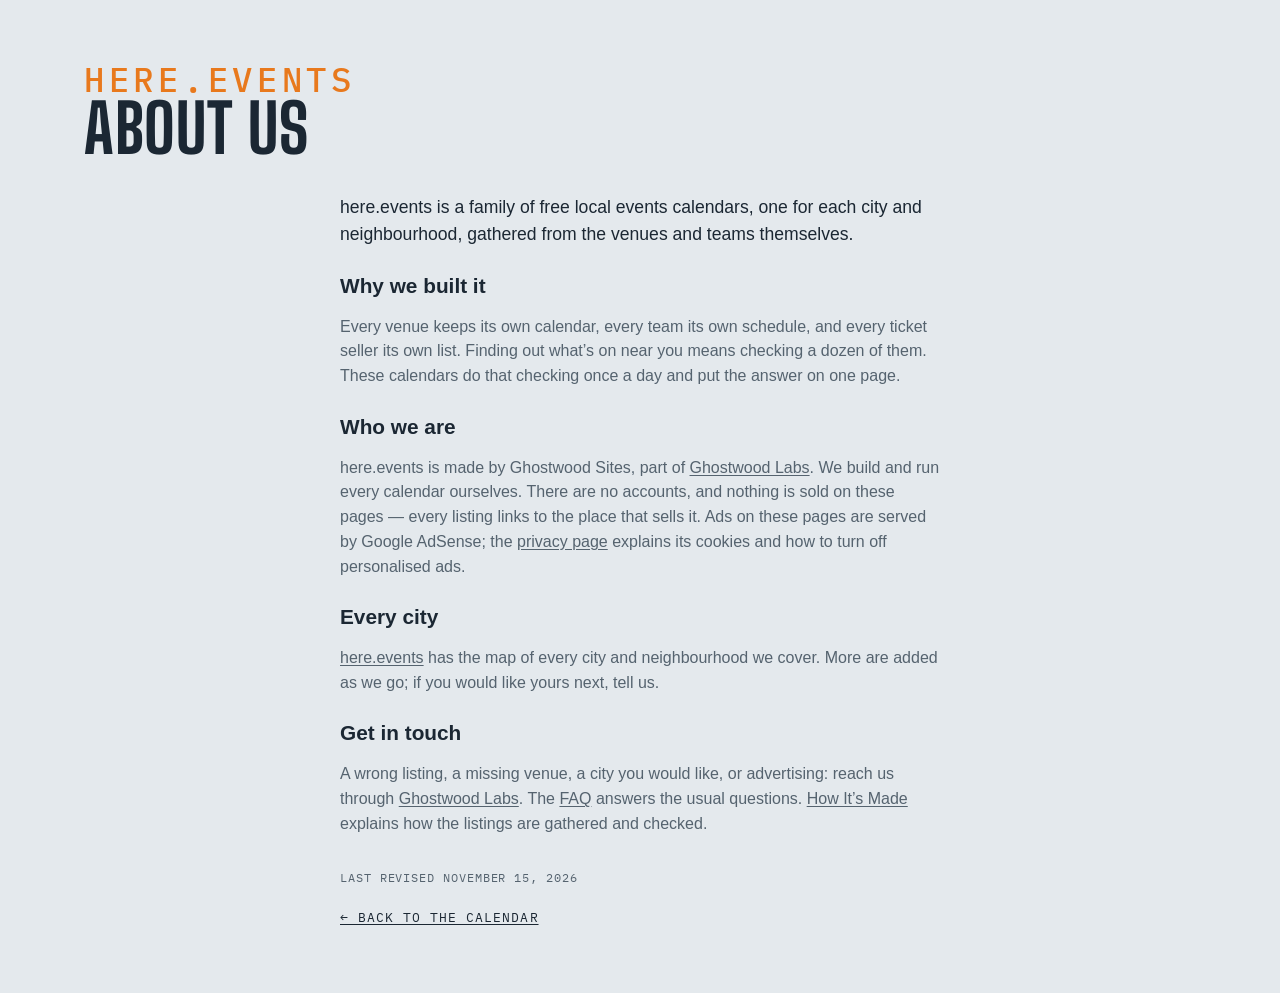
<file: site/about.html>
<!DOCTYPE html>
<html lang="en">
<head>
<meta charset="utf-8">
<meta name="viewport" content="width=device-width, initial-scale=1, viewport-fit=cover">
<meta name="theme-color" media="(prefers-color-scheme: light)" content="#edf1f4">
<meta name="theme-color" media="(prefers-color-scheme: dark)" content="#141a20">
<script>
  try {
    var t = localStorage.getItem('lqa-theme');
    var PHONE = '(max-width: 640px), (pointer: coarse) and (max-height: 500px)';
    if ((t === 'light' || t === 'dark') && !matchMedia(PHONE).matches) document.documentElement.dataset.theme = t;
  } catch (e) { /* no storage — system it is */ }
</script>
<title>About Us — here.events</title>
<meta name="description" content="About here.events: free local events calendars for each city and neighbourhood, gathered from the venues and teams themselves.">
<link rel="canonical" href="https://seattle.here.events/about.html">
<link rel="icon" href="favicon.svg" type="image/svg+xml">
<link rel="preconnect" href="https://fonts.googleapis.com">
<link rel="preconnect" href="https://fonts.gstatic.com" crossorigin>
<link href="https://fonts.googleapis.com/css2?family=Big+Shoulders:opsz,wght@10..72,500;10..72,700&family=IBM+Plex+Mono:wght@400;500&display=swap" rel="stylesheet">
<link rel="stylesheet" href="styles.css?v=__V__">
<script src="city.js?v=__V__"></script>
</head>
<body>

<!-- the Ghostwood Labs mark, drawn once; the masthead and the footer <use> it -->
<svg width="0" height="0" style="position:absolute" aria-hidden="true">
  <symbol id="gw-mark" viewBox="0 0 576 576">
    <g fill="none" stroke="currentColor" stroke-width="24" stroke-linecap="round" stroke-linejoin="round">
      <path d="M300.19 51.03A26 26 0 0 1 275.81 51.03L235.63 29.71A26 26 0 0 0 210.57 30.08L103.63 91.02A26 26 0 0 0 90.5 113.61L90.5 161.4A26 26 0 0 1 77.38 183.98L39.62 205.52A26 26 0 0 0 26.5 228.1L26.5 347.9A26 26 0 0 0 39.62 370.48L77.38 392.02A26 26 0 0 1 90.5 414.6L90.5 462.39A26 26 0 0 0 103.63 484.98L210.57 545.92A26 26 0 0 0 235.63 546.29L275.81 524.97A26 26 0 0 1 300.19 524.97L340.37 546.29A26 26 0 0 0 365.43 545.92L472.37 484.98A26 26 0 0 0 485.5 462.39L485.5 414.6A26 26 0 0 1 498.62 392.02L536.38 370.48A26 26 0 0 0 549.5 347.9L549.5 228.1A26 26 0 0 0 536.38 205.52L498.62 183.98A26 26 0 0 1 485.5 161.4L485.5 113.61A26 26 0 0 0 472.37 91.02L365.43 30.08A26 26 0 0 0 340.37 29.71L300.19 51.03Z"/>
      <path d="M288 57.5L288 177.5"/>
      <path d="M288 518.5L288 403.5"/>
      <path d="M90.5 176.5L144.63 204.58A26 26 0 0 0 169.19 204.26L209.58 181.92A26 26 0 0 0 223 159.17L223 101.5L158.5 137.5"/>
      <path d="M485.5 176.5L431.37 204.58A26 26 0 0 1 406.81 204.26L366.42 181.92A26 26 0 0 1 353 159.17L353 101.5L417.5 137.5"/>
      <path d="M157 211L157 287.5"/>
      <path d="M419 211L419 287.5"/>
      <path d="M90.5 399.5L144.63 371.42A26 26 0 0 1 169.19 371.74L209.58 394.08A26 26 0 0 1 223 416.83L223 474.5L158.5 438.5"/>
      <path d="M485.5 399.5L431.37 371.42A26 26 0 0 0 406.81 371.74L366.42 394.08A26 26 0 0 0 353 416.83L353 474.5L417.5 438.5"/>
      <path d="M26.5 288L92 325.5L92 250.5"/>
      <path d="M549.5 288L484 325.5L484 250.5"/>
    </g>
  </symbol>
</svg>

<!-- About us (Steve, 2026-10-29: "Create an about us section just to the left of FAQ, make it work
     the same"): one shared page for every city, word for word, like the FAQ. Styled by .ad-page. -->
<header class="masthead">
  <div class="masthead-text">
    <p class="eyebrow">here.events</p>
    <h1>About Us</h1>
  </div>
</header>
<main class="ad-page about-page">
  <p class="ad-lead">here.events is a family of free local events calendars, one for each city and neighbourhood, gathered from the venues and teams themselves.</p>

  <h2>Why we built it</h2>
  <p>Every venue keeps its own calendar, every team its own schedule, and every ticket seller its own list. Finding out what’s on near you means checking a dozen of them. These calendars do that checking once a day and put the answer on one page.</p>

  <h2>Who we are</h2>
  <p>here.events is made by Ghostwood Sites, part of <a href="https://ghostwoodlabs.com/" rel="noopener">Ghostwood Labs</a>. We build and run every calendar ourselves. There are no accounts, and nothing is sold on these pages — every listing links to the place that sells it. Ads on these pages are served by Google AdSense; the <a href="https://here.events/privacy/">privacy page</a> explains its cookies and how to turn off personalised ads.</p>

  <h2>Every city</h2>
  <p><a href="https://here.events/">here.events</a> has the map of every city and neighbourhood we cover. More are added as we go; if you would like yours next, tell us.</p>

  <h2>Get in touch</h2>
  <p>A wrong listing, a missing venue, a city you would like, or advertising: reach us through <a href="https://ghostwoodlabs.com/" rel="noopener">Ghostwood Labs</a>. The <a href="faq.html">FAQ</a> answers the usual questions. <a href="how.html">How It’s Made</a> explains how the listings are gathered and checked.</p>

  <p class="ad-revised">Last revised <time datetime="2026-11-15">November 15, 2026</time></p>
  <a class="ad-back" href="./">← Back to the calendar</a>
</main>
</body>
</html>
</file>
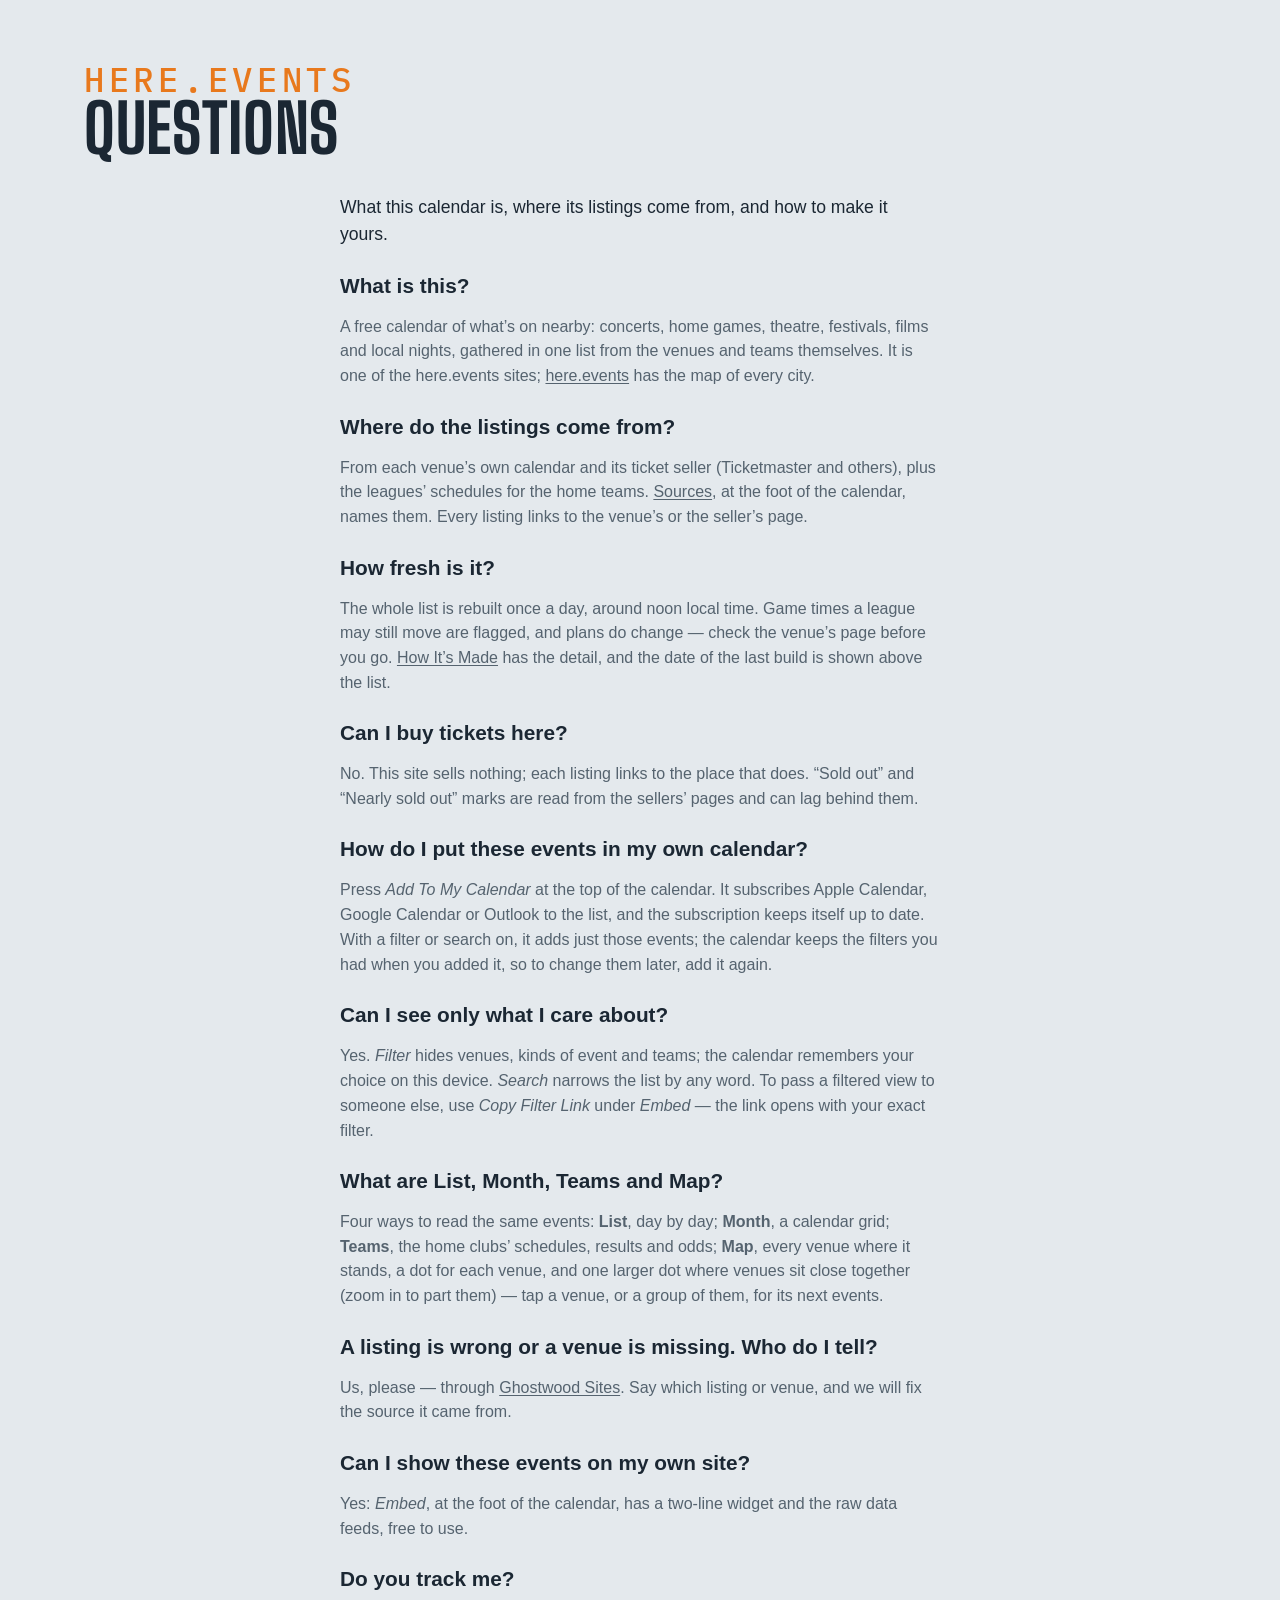
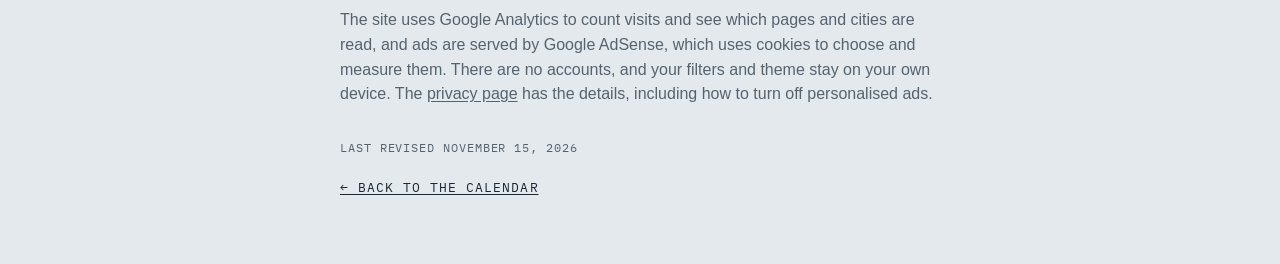
<file: site/faq.html>
<!DOCTYPE html>
<html lang="en">
<head>
<meta charset="utf-8">
<meta name="viewport" content="width=device-width, initial-scale=1, viewport-fit=cover">
<meta name="theme-color" media="(prefers-color-scheme: light)" content="#edf1f4">
<meta name="theme-color" media="(prefers-color-scheme: dark)" content="#141a20">
<script>
  try {
    var t = localStorage.getItem('lqa-theme');
    var PHONE = '(max-width: 640px), (pointer: coarse) and (max-height: 500px)';
    if ((t === 'light' || t === 'dark') && !matchMedia(PHONE).matches) document.documentElement.dataset.theme = t;
  } catch (e) { /* no storage — system it is */ }
</script>
<title>Questions — here.events</title>
<meta name="description" content="Questions about this events calendar: where the listings come from, how fresh they are, and how to put them in your own calendar.">
<link rel="canonical" href="https://seattle.here.events/faq.html">
<link rel="icon" href="favicon.svg" type="image/svg+xml">
<link rel="preconnect" href="https://fonts.googleapis.com">
<link rel="preconnect" href="https://fonts.gstatic.com" crossorigin>
<link href="https://fonts.googleapis.com/css2?family=Big+Shoulders:opsz,wght@10..72,500;10..72,700&family=IBM+Plex+Mono:wght@400;500&display=swap" rel="stylesheet">
<link rel="stylesheet" href="styles.css?v=__V__">
<script src="city.js?v=__V__"></script>
</head>
<body>

<!-- the Ghostwood Labs mark, drawn once; the masthead and the footer <use> it -->
<svg width="0" height="0" style="position:absolute" aria-hidden="true">
  <symbol id="gw-mark" viewBox="0 0 576 576">
    <g fill="none" stroke="currentColor" stroke-width="24" stroke-linecap="round" stroke-linejoin="round">
      <path d="M300.19 51.03A26 26 0 0 1 275.81 51.03L235.63 29.71A26 26 0 0 0 210.57 30.08L103.63 91.02A26 26 0 0 0 90.5 113.61L90.5 161.4A26 26 0 0 1 77.38 183.98L39.62 205.52A26 26 0 0 0 26.5 228.1L26.5 347.9A26 26 0 0 0 39.62 370.48L77.38 392.02A26 26 0 0 1 90.5 414.6L90.5 462.39A26 26 0 0 0 103.63 484.98L210.57 545.92A26 26 0 0 0 235.63 546.29L275.81 524.97A26 26 0 0 1 300.19 524.97L340.37 546.29A26 26 0 0 0 365.43 545.92L472.37 484.98A26 26 0 0 0 485.5 462.39L485.5 414.6A26 26 0 0 1 498.62 392.02L536.38 370.48A26 26 0 0 0 549.5 347.9L549.5 228.1A26 26 0 0 0 536.38 205.52L498.62 183.98A26 26 0 0 1 485.5 161.4L485.5 113.61A26 26 0 0 0 472.37 91.02L365.43 30.08A26 26 0 0 0 340.37 29.71L300.19 51.03Z"/>
      <path d="M288 57.5L288 177.5"/>
      <path d="M288 518.5L288 403.5"/>
      <path d="M90.5 176.5L144.63 204.58A26 26 0 0 0 169.19 204.26L209.58 181.92A26 26 0 0 0 223 159.17L223 101.5L158.5 137.5"/>
      <path d="M485.5 176.5L431.37 204.58A26 26 0 0 1 406.81 204.26L366.42 181.92A26 26 0 0 1 353 159.17L353 101.5L417.5 137.5"/>
      <path d="M157 211L157 287.5"/>
      <path d="M419 211L419 287.5"/>
      <path d="M90.5 399.5L144.63 371.42A26 26 0 0 1 169.19 371.74L209.58 394.08A26 26 0 0 1 223 416.83L223 474.5L158.5 438.5"/>
      <path d="M485.5 399.5L431.37 371.42A26 26 0 0 0 406.81 371.74L366.42 394.08A26 26 0 0 0 353 416.83L353 474.5L417.5 438.5"/>
      <path d="M26.5 288L92 325.5L92 250.5"/>
      <path d="M549.5 288L484 325.5L484 250.5"/>
    </g>
  </symbol>
</svg>

<!-- The FAQ (Steve, 2026-10-28, queued "creating a FAQ page"): one shared page for
     every city, word for word, "here.events" over the heading on every site (Steve,
     2026-10-29: "FAQ doesn't need the city/neighboorhood"). Styled by .ad-page in styles.css, like Advertise. -->
<header class="masthead">
  <div class="masthead-text">
    <p class="eyebrow">here.events</p>
    <h1>Questions</h1>
  </div>
</header>
<main class="ad-page faq-page">
  <p class="ad-lead">What this calendar is, where its listings come from, and how to make it yours.</p>

  <h2>What is this?</h2>
  <p>A free calendar of what’s on nearby: concerts, home games, theatre, festivals, films and local nights, gathered in one list from the venues and teams themselves. It is one of the here.events sites; <a href="https://here.events/">here.events</a> has the map of every city.</p>

  <h2>Where do the listings come from?</h2>
  <p>From each venue’s own calendar and its ticket seller (Ticketmaster and others), plus the leagues’ schedules for the home teams. <a href="sources.html">Sources</a>, at the foot of the calendar, names them. Every listing links to the venue’s or the seller’s page.</p>

  <h2>How fresh is it?</h2>
  <p>The whole list is rebuilt once a day, around noon local time. Game times a league may still move are flagged, and plans do change — check the venue’s page before you go. <a href="how.html">How It’s Made</a> has the detail, and the date of the last build is shown above the list.</p>

  <h2>Can I buy tickets here?</h2>
  <p>No. This site sells nothing; each listing links to the place that does. “Sold out” and “Nearly sold out” marks are read from the sellers’ pages and can lag behind them.</p>

  <h2>How do I put these events in my own calendar?</h2>
  <p>Press <em>Add To My Calendar</em> at the top of the calendar. It subscribes Apple Calendar, Google Calendar or Outlook to the list, and the subscription keeps itself up to date. With a filter or search on, it adds just those events; the calendar keeps the filters you had when you added it, so to change them later, add it again.</p>

  <h2>Can I see only what I care about?</h2>
  <p>Yes. <em>Filter</em> hides venues, kinds of event and teams; the calendar remembers your choice on this device. <em>Search</em> narrows the list by any word. To pass a filtered view to someone else, use <em>Copy Filter Link</em> under <em>Embed</em> — the link opens with your exact filter.</p>

  <h2>What are List, Month, Teams and Map?</h2>
  <p>Four ways to read the same events: <strong>List</strong>, day by day; <strong>Month</strong>, a calendar grid; <strong>Teams</strong>, the home clubs’ schedules, results and odds; <strong>Map</strong>, every venue where it stands, a dot for each venue, and one larger dot where venues sit close together (zoom in to part them) — tap a venue, or a group of them, for its next events.</p>

  <h2>A listing is wrong or a venue is missing. Who do I tell?</h2>
  <p>Us, please — through <a href="https://ghostwoodlabs.com/" rel="noopener">Ghostwood Sites</a>. Say which listing or venue, and we will fix the source it came from.</p>

  <h2>Can I show these events on my own site?</h2>
  <p>Yes: <em>Embed</em>, at the foot of the calendar, has a two-line widget and the raw data feeds, free to use.</p>

  <h2>Do you track me?</h2>
  <p>The site uses Google Analytics to count visits and see which pages and cities are read, and ads are served by Google AdSense, which uses cookies to choose and measure them. There are no accounts, and your filters and theme stay on your own device. The <a href="https://here.events/privacy/">privacy page</a> has the details, including how to turn off personalised ads.</p>

  <p class="ad-revised">Last revised <time datetime="2026-11-15">November 15, 2026</time></p>
  <a class="ad-back" href="./">← Back to the calendar</a>
</main>
</body>
</html>
</file>
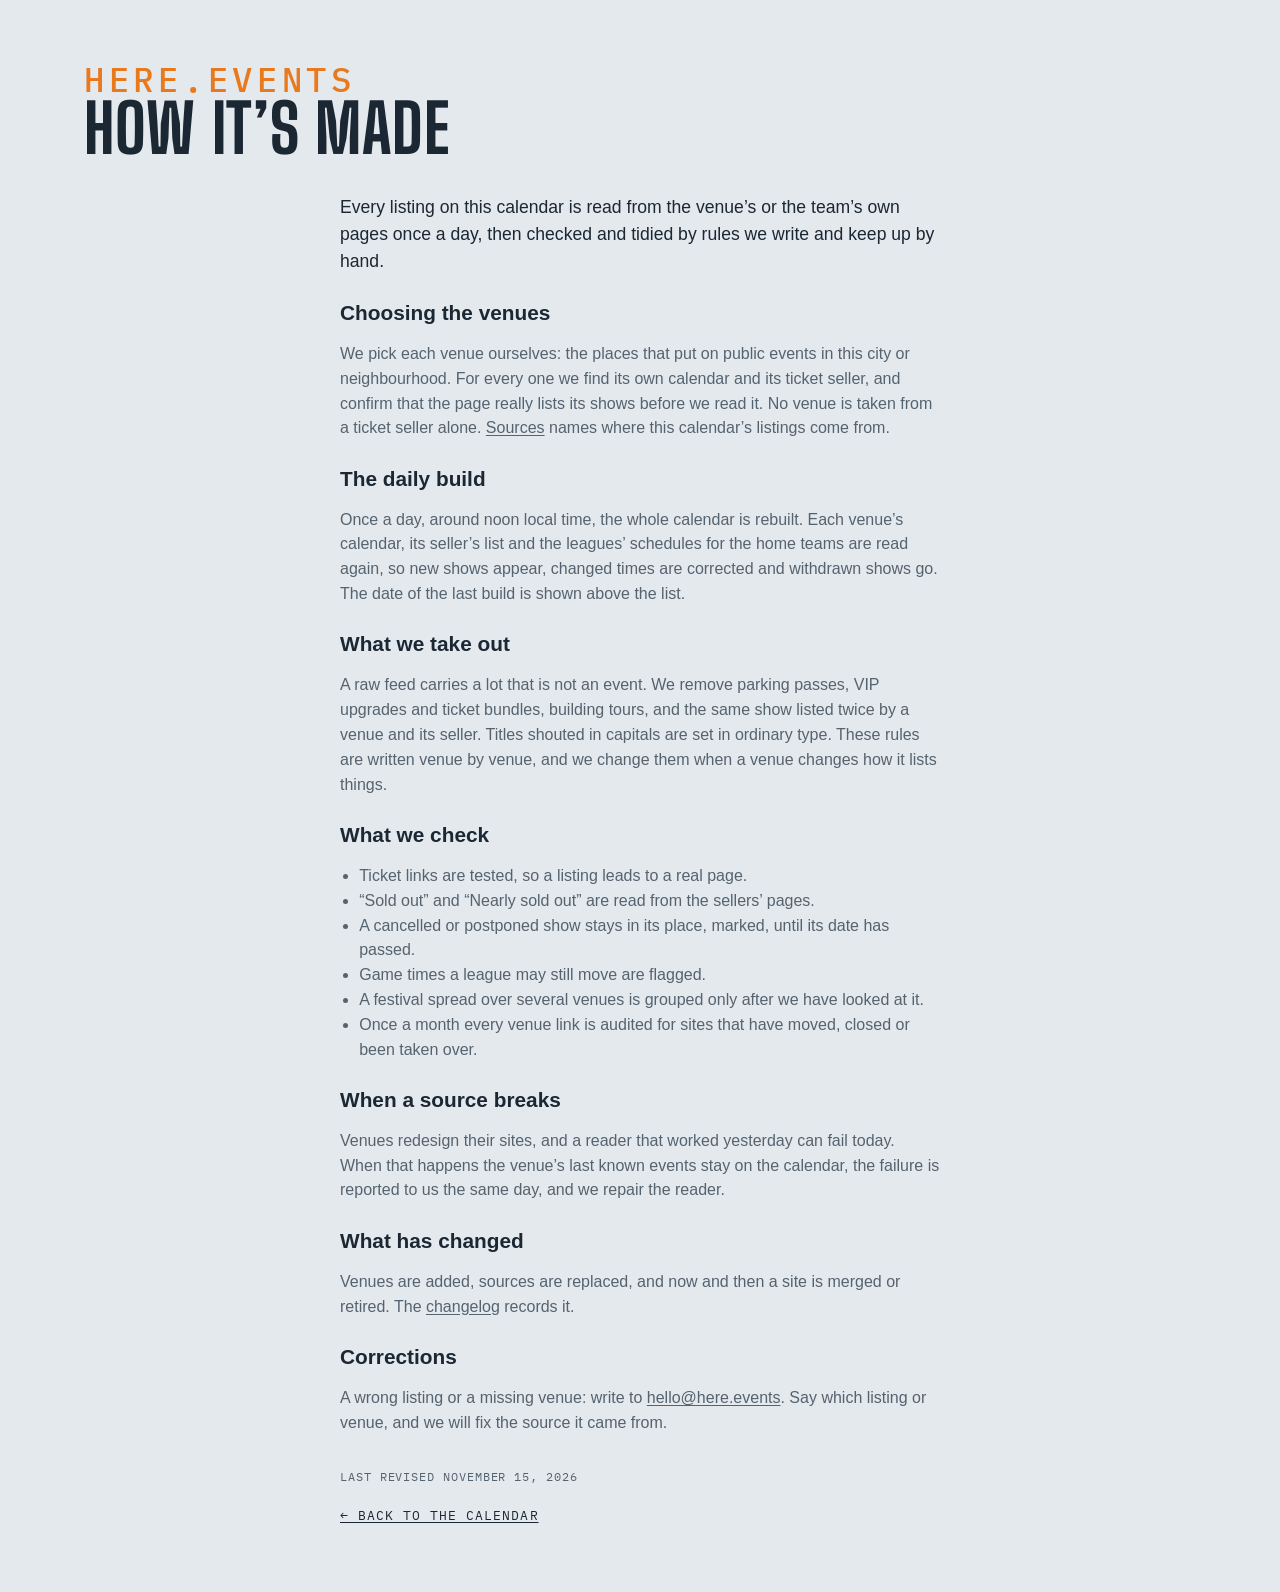
<file: site/how.html>
<!DOCTYPE html>
<html lang="en">
<head>
<meta charset="utf-8">
<meta name="viewport" content="width=device-width, initial-scale=1, viewport-fit=cover">
<meta name="theme-color" media="(prefers-color-scheme: light)" content="#edf1f4">
<meta name="theme-color" media="(prefers-color-scheme: dark)" content="#141a20">
<script>
  try {
    var t = localStorage.getItem('lqa-theme');
    var PHONE = '(max-width: 640px), (pointer: coarse) and (max-height: 500px)';
    if ((t === 'light' || t === 'dark') && !matchMedia(PHONE).matches) document.documentElement.dataset.theme = t;
  } catch (e) {}
</script>
<title>How This Calendar Is Made — here.events</title>
<meta name="description" content="How the here.events calendars are made: which venues are chosen, what is read each day, what is taken out by hand, and what is checked before a listing is published.">
<link rel="canonical" href="https://seattle.here.events/how.html">
<link rel="icon" href="favicon.svg" type="image/svg+xml">
<link rel="preconnect" href="https://fonts.googleapis.com">
<link rel="preconnect" href="https://fonts.gstatic.com" crossorigin>
<link href="https://fonts.googleapis.com/css2?family=Big+Shoulders:opsz,wght@10..72,500;10..72,700&family=IBM+Plex+Mono:wght@400;500&display=swap" rel="stylesheet">
<link rel="stylesheet" href="styles.css?v=__V__">
<script src="city.js?v=__V__"></script>
</head>
<body>

<svg width="0" height="0" style="position:absolute" aria-hidden="true">
  <symbol id="gw-mark" viewBox="0 0 576 576">
    <g fill="none" stroke="currentColor" stroke-width="24" stroke-linecap="round" stroke-linejoin="round">
      <path d="M300.19 51.03A26 26 0 0 1 275.81 51.03L235.63 29.71A26 26 0 0 0 210.57 30.08L103.63 91.02A26 26 0 0 0 90.5 113.61L90.5 161.4A26 26 0 0 1 77.38 183.98L39.62 205.52A26 26 0 0 0 26.5 228.1L26.5 347.9A26 26 0 0 0 39.62 370.48L77.38 392.02A26 26 0 0 1 90.5 414.6L90.5 462.39A26 26 0 0 0 103.63 484.98L210.57 545.92A26 26 0 0 0 235.63 546.29L275.81 524.97A26 26 0 0 1 300.19 524.97L340.37 546.29A26 26 0 0 0 365.43 545.92L472.37 484.98A26 26 0 0 0 485.5 462.39L485.5 414.6A26 26 0 0 1 498.62 392.02L536.38 370.48A26 26 0 0 0 549.5 347.9L549.5 228.1A26 26 0 0 0 536.38 205.52L498.62 183.98A26 26 0 0 1 485.5 161.4L485.5 113.61A26 26 0 0 0 472.37 91.02L365.43 30.08A26 26 0 0 0 340.37 29.71L300.19 51.03Z"/>
      <path d="M288 57.5L288 177.5"/>
      <path d="M288 518.5L288 403.5"/>
      <path d="M90.5 176.5L144.63 204.58A26 26 0 0 0 169.19 204.26L209.58 181.92A26 26 0 0 0 223 159.17L223 101.5L158.5 137.5"/>
      <path d="M485.5 176.5L431.37 204.58A26 26 0 0 1 406.81 204.26L366.42 181.92A26 26 0 0 1 353 159.17L353 101.5L417.5 137.5"/>
      <path d="M157 211L157 287.5"/>
      <path d="M419 211L419 287.5"/>
      <path d="M90.5 399.5L144.63 371.42A26 26 0 0 1 169.19 371.74L209.58 394.08A26 26 0 0 1 223 416.83L223 474.5L158.5 438.5"/>
      <path d="M485.5 399.5L431.37 371.42A26 26 0 0 0 406.81 371.74L366.42 394.08A26 26 0 0 0 353 416.83L353 474.5L417.5 438.5"/>
      <path d="M26.5 288L92 325.5L92 250.5"/>
      <path d="M549.5 288L484 325.5L484 250.5"/>
    </g>
  </symbol>
</svg>

<header class="masthead">
  <div class="masthead-text">
    <p class="eyebrow">here.events</p>
    <h1>How It’s Made</h1>
  </div>
</header>
<main class="ad-page how-page">
  <p class="ad-lead">Every listing on this calendar is read from the venue’s or the team’s own pages once a day, then checked and tidied by rules we write and keep up by hand.</p>

  <h2>Choosing the venues</h2>
  <p>We pick each venue ourselves: the places that put on public events in this city or neighbourhood. For every one we find its own calendar and its ticket seller, and confirm that the page really lists its shows before we read it. No venue is taken from a ticket seller alone. <a href="sources.html">Sources</a> names where this calendar’s listings come from.</p>

  <h2>The daily build</h2>
  <p>Once a day, around noon local time, the whole calendar is rebuilt. Each venue’s calendar, its seller’s list and the leagues’ schedules for the home teams are read again, so new shows appear, changed times are corrected and withdrawn shows go. The date of the last build is shown above the list.</p>

  <h2>What we take out</h2>
  <p>A raw feed carries a lot that is not an event. We remove parking passes, VIP upgrades and ticket bundles, building tours, and the same show listed twice by a venue and its seller. Titles shouted in capitals are set in ordinary type. These rules are written venue by venue, and we change them when a venue changes how it lists things.</p>

  <h2>What we check</h2>
  <ul>
    <li>Ticket links are tested, so a listing leads to a real page.</li>
    <li>“Sold out” and “Nearly sold out” are read from the sellers’ pages.</li>
    <li>A cancelled or postponed show stays in its place, marked, until its date has passed.</li>
    <li>Game times a league may still move are flagged.</li>
    <li>A festival spread over several venues is grouped only after we have looked at it.</li>
    <li>Once a month every venue link is audited for sites that have moved, closed or been taken over.</li>
  </ul>

  <h2>When a source breaks</h2>
  <p>Venues redesign their sites, and a reader that worked yesterday can fail today. When that happens the venue’s last known events stay on the calendar, the failure is reported to us the same day, and we repair the reader.</p>

  <h2>What has changed</h2>
  <p>Venues are added, sources are replaced, and now and then a site is merged or retired. The <a href="https://here.events/changelog/">changelog</a> records it.</p>

  <h2>Corrections</h2>
  <p>A wrong listing or a missing venue: write to <a href="mailto:hello@here.events">hello@here.events</a>. Say which listing or venue, and we will fix the source it came from.</p>

  <p class="ad-revised">Last revised <time datetime="2026-11-15">November 15, 2026</time></p>
  <a class="ad-back" href="./">← Back to the calendar</a>
</main>
</body>
</html>
</file>
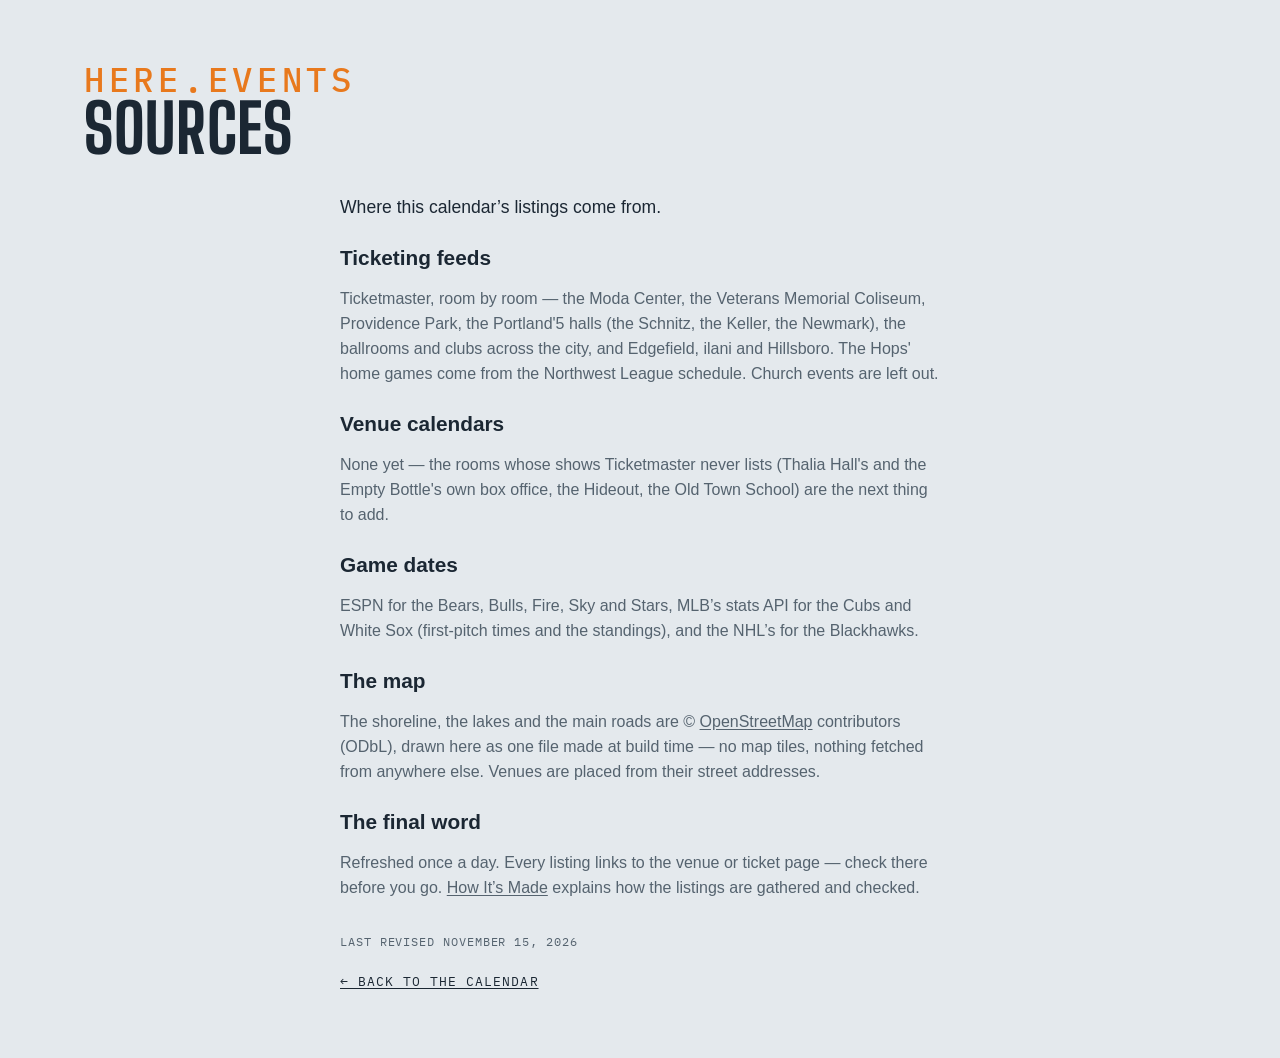
<file: site/sources.html>
<!DOCTYPE html>
<html lang="en">
<head>
<meta charset="utf-8">
<meta name="viewport" content="width=device-width, initial-scale=1, viewport-fit=cover">
<meta name="theme-color" media="(prefers-color-scheme: light)" content="#edf1f4">
<meta name="theme-color" media="(prefers-color-scheme: dark)" content="#141a20">
<script>
  try {
    var t = localStorage.getItem('lqa-theme');
    var PHONE = '(max-width: 640px), (pointer: coarse) and (max-height: 500px)';
    if ((t === 'light' || t === 'dark') && !matchMedia(PHONE).matches) document.documentElement.dataset.theme = t;
  } catch (e) { /* no storage — system it is */ }
</script>
<title>Sources — here.events</title>
<meta name="description" content="Where this events calendar’s listings come from: the ticket sellers, the venues’ own calendars and the leagues’ schedules.">
<link rel="icon" href="favicon.svg" type="image/svg+xml">
<link rel="preconnect" href="https://fonts.googleapis.com">
<link rel="preconnect" href="https://fonts.gstatic.com" crossorigin>
<link href="https://fonts.googleapis.com/css2?family=Big+Shoulders:opsz,wght@10..72,500;10..72,700&family=IBM+Plex+Mono:wght@400;500&display=swap" rel="stylesheet">
<link rel="stylesheet" href="styles.css?v=__V__">
<script src="city.js?v=__V__"></script>
</head>
<body>

<!-- the Ghostwood Labs mark, drawn once; the masthead and the footer <use> it -->
<svg width="0" height="0" style="position:absolute" aria-hidden="true">
  <symbol id="gw-mark" viewBox="0 0 576 576">
    <g fill="none" stroke="currentColor" stroke-width="24" stroke-linecap="round" stroke-linejoin="round">
      <path d="M300.19 51.03A26 26 0 0 1 275.81 51.03L235.63 29.71A26 26 0 0 0 210.57 30.08L103.63 91.02A26 26 0 0 0 90.5 113.61L90.5 161.4A26 26 0 0 1 77.38 183.98L39.62 205.52A26 26 0 0 0 26.5 228.1L26.5 347.9A26 26 0 0 0 39.62 370.48L77.38 392.02A26 26 0 0 1 90.5 414.6L90.5 462.39A26 26 0 0 0 103.63 484.98L210.57 545.92A26 26 0 0 0 235.63 546.29L275.81 524.97A26 26 0 0 1 300.19 524.97L340.37 546.29A26 26 0 0 0 365.43 545.92L472.37 484.98A26 26 0 0 0 485.5 462.39L485.5 414.6A26 26 0 0 1 498.62 392.02L536.38 370.48A26 26 0 0 0 549.5 347.9L549.5 228.1A26 26 0 0 0 536.38 205.52L498.62 183.98A26 26 0 0 1 485.5 161.4L485.5 113.61A26 26 0 0 0 472.37 91.02L365.43 30.08A26 26 0 0 0 340.37 29.71L300.19 51.03Z"/>
      <path d="M288 57.5L288 177.5"/>
      <path d="M288 518.5L288 403.5"/>
      <path d="M90.5 176.5L144.63 204.58A26 26 0 0 0 169.19 204.26L209.58 181.92A26 26 0 0 0 223 159.17L223 101.5L158.5 137.5"/>
      <path d="M485.5 176.5L431.37 204.58A26 26 0 0 1 406.81 204.26L366.42 181.92A26 26 0 0 1 353 159.17L353 101.5L417.5 137.5"/>
      <path d="M157 211L157 287.5"/>
      <path d="M419 211L419 287.5"/>
      <path d="M90.5 399.5L144.63 371.42A26 26 0 0 1 169.19 371.74L209.58 394.08A26 26 0 0 1 223 416.83L223 474.5L158.5 438.5"/>
      <path d="M485.5 399.5L431.37 371.42A26 26 0 0 0 406.81 371.74L366.42 394.08A26 26 0 0 0 353 416.83L353 474.5L417.5 438.5"/>
      <path d="M26.5 288L92 325.5L92 250.5"/>
      <path d="M549.5 288L484 325.5L484 250.5"/>
    </g>
  </symbol>
</svg>

<!-- The sources (Steve, 2026-10-29: "make it work like FAQ"): moved here from the footer's
     floating panel. "here.events" over the heading like the FAQ, but the text below is this
     city's own — each city keeps its own sources.html. Styled by .ad-page in styles.css. -->
<header class="masthead">
  <div class="masthead-text">
    <p class="eyebrow">here.events</p>
    <h1>Sources</h1>
  </div>
</header>
<main class="ad-page sources-page">
  <p class="ad-lead">Where this calendar’s listings come from.</p>

  <h2>Ticketing feeds</h2>
  <p>Ticketmaster, room by room — the Moda Center, the Veterans Memorial Coliseum, Providence Park, the Portland'5 halls (the Schnitz, the Keller, the Newmark), the ballrooms and clubs across the city, and Edgefield, ilani and Hillsboro. The Hops' home games come from the Northwest League schedule. Church events are left out.</p>

  <h2>Venue calendars</h2>
  <p>None yet — the rooms whose shows Ticketmaster never lists (Thalia Hall's and the Empty Bottle's own box office, the Hideout, the Old Town School) are the next thing to add.</p>

  <h2>Game dates</h2>
  <p>ESPN for the Bears, Bulls, Fire, Sky and Stars, MLB’s stats API for the Cubs and White Sox (first-pitch times and the standings), and the NHL’s for the Blackhawks.</p>

  <h2>The map</h2>
  <p>The shoreline, the lakes and the main roads are © <a href="https://www.openstreetmap.org/copyright" target="_blank" rel="noopener">OpenStreetMap</a> contributors (ODbL), drawn here as one file made at build time — no map tiles, nothing fetched from anywhere else. Venues are placed from their street addresses.</p>

  <h2>The final word</h2>
  <p>Refreshed once a day. Every listing links to the venue or ticket page — check there before you go. <a href="how.html">How It’s Made</a> explains how the listings are gathered and checked.</p>

  <p class="ad-revised">Last revised <time datetime="2026-11-15">November 15, 2026</time></p>
  <a class="ad-back" href="./">← Back to the calendar</a>
</main>
</body>
</html>
</file>
<file: site/styles.css>
/* Lower Queen Anne Events — overcast-sky palette, marquee display type. */

:root {
  --sky: #e4e9ed;        /* overcast paper (a step down from #edf1f4, Steve 2026-10-12: "a little less glaring") */
  --mist: #f7f9fb;       /* card surface (was pure white) */
  --ink: #1b2733;        /* Puget ink */
  --ink-soft: #55636f;
  --ink-bright: #1b2733; /* the logo: pure white in the dark palette, ink here */
  --line: #c3ccd4;
  --gold: #e8791d;       /* Space Needle "Galaxy Gold" */
  --gold-soft: #fbe9d8;
  /* Color coding is muted (a step back from the pure primaries) and each
     group keeps to its own family so a dot or stripe reads as what it is:
     venues are cool (blue → violet → teal), event types are warm (yellow →
     orange → red → pink). */
  /* venue hues (chips, grid ticks, agenda tags): a sweep from teal through
     blue and violet to magenta, neighbors alternating light and dark */
  /* all three families sit a step back from the pure primaries: the same
     hues, less glare, so the stripes and ticks read after the titles */
  --v-moda: #9e2e2e; --v-vmc: #2e9e4f; --v-providence: #6f2e9e; --v-keller: #9e902e; --v-schnitz: #2e8b9e; --v-newmark: #9e2e6b; /* the rooms, one hue each (city.js cssVar), spread round the wheel */
  --v-crystal: #4a9e2e; --v-roseland: #332e9e; --v-revhall: #9e532e; --v-wonder: #2e9e74; --v-aladdin: #952e9e; --v-star: #879e2e;
  --v-hawthorne: #2e669e; --v-mississippi: #9e2e45; --v-polaris: #2e9e37; --v-albertarose: #582e9e; --v-siren: #9e2e78; --v-hangar: #2e7f9e; --v-edgefield: #9e792e; --v-ilani: #2e9e9a;
  --v-hillsborostadium: #9e2e82; --v-hops: #619e2e;
  --venue-text: 72%;     /* how much of the venue hue the card's venue label keeps (light mode) */
  --tint: 26%;           /* the venue wash behind a series card (light mode; 13% in the dark palette) */
  --row-a: #f3f6f8; --row-b: #d6dde3; /* the list's rows alternate light and dark grey; only a series keeps its venue's hue (Steve, 2026-10-20) */
  /* event-type hues (calendar ticks, agenda right edge): concerts salmon and
     arts crimson keep clear of the brand orange; movies slate = "quiet" */
  --t-concert: #d9664f;
  --t-sports: #d4b106;
  --t-arts: #b8303f;
  --t-movie: #7a8a99;
  --t-community: #d63f9c;
  --t-expo: #2a9d8f;      /* conventions & expos: turquoise, the one hue the types didn't use */
  --t-bar: #c28a12;       /* bar nights: amber, an ale between the sports yellow and concert salmon */
  --alert: #e02b26;       /* cancelled / postponed notes: plain bright red */
  --barh-base: 3.4rem;   /* the pinned filter bar's height (chips 2.25rem + padding) */
  --titleh: 1.7rem;      /* the bar's title line (1.2rem + .5rem gap), added while scrolled */
  --barh: var(--barh-base); /* what the sticky things below the bar offset by */
  --rule: color-mix(in srgb, var(--line), var(--ink-soft)); /* list dividers: a step brighter than --line */
  /* the scorebug (the live game block, .tf-bug): a light panel in this theme, the broadcast's charcoal in the dark one (Steve, 2026-10-12: the charcoal panel on the light card looked bad) */
  --bug-bg: #f9fafb; --bug-frame: #c9d2da; --bug-ink: #1b2733; --bug-soft: #55636f; --bug-dim: #7c8894; --bug-rowline: #d5dce3; --bug-off: #b3bcc5; --bug-muted: #6b7784; --bug-score-bg: #ffffff; --bug-shadow: rgba(15, 25, 35, .10); --bug-redzone: #c8261f;
  --bug-bw: 1px; --frame: var(--line); --frame-w: 1px; /* the game block's frame and the bug's rules: hairlines in the card's line colour here, the 2px broadcast frame in the dark theme (Steve, 2026-10-12: "soften … the borders in general") */
  --cell-mix: 22%; --cell-ink: var(--ink); --cell-bar: 4px; --cell-shadow: none; /* the bug's team cells: a wash of the club colour with a bar of it at the left and ink type, instead of the solid cell ("soften the colors here") */
  --tick-mix: var(--ink); --tick-pct: 65%; /* the refresh countdown ring: the club's colour mixed toward ink here, toward white on the dark ground (the mix itself is written in the .tf-refresh rule: a token holding var(--team-2) would resolve here on :root, where no club colour exists, and come out empty) */
  --dot: color-mix(in srgb, var(--ink-soft) 40%, transparent); /* the dotted underline under the watch strip's links */
  --display: "Big Shoulders", "Arial Narrow", sans-serif;
  --body: -apple-system, BlinkMacSystemFont, "Segoe UI", "Helvetica Neue", sans-serif;
  --mono: "IBM Plex Mono", ui-monospace, Menlo, monospace;
}
/* Dark palette. Applies when the system prefers dark and the visitor hasn't
   picked Light, or whenever they've picked Dark (the toggle sets
   data-theme on <html>; "system" leaves it unset). The two blocks must
   stay identical — CSS has no way to give one ruleset two unrelated
   conditions. */
@media (prefers-color-scheme: dark) {
  :root:not([data-theme="light"]) {
    color-scheme: dark;
    --sky: #141a20; --mist: #1d252e; --ink: #e8edf1; --ink-soft: #9aa7b2; --ink-bright: #ffffff;
    --line: #333f4a; --gold: #f08a33; --gold-soft: #3a2a1a;
    --v-moda: #ea8686; --v-vmc: #86eaa3; --v-providence: #c086ea; --v-keller: #eadd86; --v-schnitz: #86d9ea; --v-newmark: #ea86bc;
    --v-crystal: #9fea86; --v-roseland: #8a86ea; --v-revhall: #eaa786; --v-wonder: #86eac4; --v-aladdin: #e186ea; --v-star: #d5ea86;
    --v-hawthorne: #86b7ea; --v-mississippi: #ea869a; --v-polaris: #86ea8e; --v-albertarose: #ab86ea; --v-siren: #ea86c8; --v-hangar: #86d4ea; --v-edgefield: #eac886; --v-ilani: #86eae6;
    --v-hillsborostadium: #ea86d0; --v-hops: #b3ea86;
    --venue-text: 100%; --tint: 13%;
    --row-a: #1e252c; --row-b: #2c343c;
    --t-concert: #f0806a; --t-sports: #f2d21b; --t-arts: #d63a4f;
    --t-movie: #8b9db0; --t-community: #e660a8; --t-expo: #4fd1c5; --t-bar: #e3ad3c; --alert: #ff4b3e;
    --bug-bg: #2b2d30; --bug-frame: #c9cdd2; --bug-ink: #f4f4f4; --bug-soft: #d5d8dc; --bug-dim: #b9bec4; --bug-rowline: #5c6167; --bug-off: #6a6d72; --bug-muted: #4a4f56; --bug-score-bg: #fafafa; --bug-shadow: rgba(0, 0, 0, .35); --bug-redzone: #ff7b7b;
  --bug-bw: 2px; --frame: var(--ink-soft); --frame-w: 2px; --cell-mix: 100%; --cell-ink: #fff; --cell-bar: 0px; --cell-shadow: 0 1px 2px rgba(0, 0, 0, .5);
    --bug-bw: 2px; --frame: var(--ink-soft); --frame-w: 2px; --cell-mix: 100%; --cell-ink: #fff; --cell-bar: 0px; --cell-shadow: 0 1px 2px rgba(0, 0, 0, .5);
    --tick-mix: white; --tick-pct: 45%;
    --dot: color-mix(in srgb, var(--ink-soft) 60%, transparent);
  }
}
:root[data-theme="dark"] {
  color-scheme: dark;
  --sky: #141a20; --mist: #1d252e; --ink: #e8edf1; --ink-soft: #9aa7b2; --ink-bright: #ffffff;
  --line: #333f4a; --gold: #f08a33; --gold-soft: #3a2a1a;
  --v-moda: #ea8686; --v-vmc: #86eaa3; --v-providence: #c086ea; --v-keller: #eadd86; --v-schnitz: #86d9ea; --v-newmark: #ea86bc;
  --v-crystal: #9fea86; --v-roseland: #8a86ea; --v-revhall: #eaa786; --v-wonder: #86eac4; --v-aladdin: #e186ea; --v-star: #d5ea86;
  --v-hawthorne: #86b7ea; --v-mississippi: #ea869a; --v-polaris: #86ea8e; --v-albertarose: #ab86ea; --v-siren: #ea86c8; --v-hangar: #86d4ea; --v-edgefield: #eac886; --v-ilani: #86eae6;
  --v-hillsborostadium: #ea86d0; --v-hops: #b3ea86;
  --venue-text: 100%; --tint: 13%;
  --row-a: #1e252c; --row-b: #2c343c;
  --t-concert: #f0806a; --t-sports: #f2d21b; --t-arts: #d63a4f;
  --t-movie: #8b9db0; --t-community: #e660a8; --t-expo: #4fd1c5; --t-bar: #e3ad3c; --alert: #ff4b3e;
  --bug-bg: #2b2d30; --bug-frame: #c9cdd2; --bug-ink: #f4f4f4; --bug-soft: #d5d8dc; --bug-dim: #b9bec4; --bug-rowline: #5c6167; --bug-off: #6a6d72; --bug-muted: #4a4f56; --bug-score-bg: #fafafa; --bug-shadow: rgba(0, 0, 0, .35); --bug-redzone: #ff7b7b;
  --tick-mix: white; --tick-pct: 45%;
  --dot: color-mix(in srgb, var(--ink-soft) 60%, transparent);
}
:root[data-theme="light"] { color-scheme: light; }

* { box-sizing: border-box; }
html { scroll-behavior: smooth; overflow-x: clip; } /* clip: the footer bleeds to the viewport edges */
@media (prefers-reduced-motion: reduce) { html { scroll-behavior: auto; } }
/* the page is 62rem wide, and steps wider on big screens so event names
   get a single line: the calendar column is fixed, so all of the extra
   width goes to the cards (the footer line follows) */
:root { --pagew: 62rem; }
@media (min-width: 1180px) { :root { --pagew: 72rem; } }
@media (min-width: 1360px) { :root { --pagew: 80rem; } }
body {
  /* no bottom padding: the sticky footer is the page's last thing, and any
     padding here would show as a blank band under it once the list is short.
     A column flex at least a viewport tall, so a short page (the Teams view
     with one team) still puts the footer at the bottom edge */
  display: flex; flex-direction: column; min-height: 100vh; min-height: 100dvh;
  margin: 0 auto; padding: 0 1.25rem; max-width: var(--pagew);
  background: var(--sky); color: var(--ink);
  font: 16px/1.55 var(--body);
}
/* flex items refuse to shrink below their content's minimum width, so one
   unwrappable line (a TV listing, the compact bar's title) would push a whole
   section past a phone's edge; let them shrink like blocks */
body > * { min-width: 0; }
a { color: inherit; text-underline-offset: 2px; }
:focus-visible { outline: 2px solid var(--ink-soft); outline-offset: 2px; }

/* ---- masthead ---- */
.masthead {
  display: flex; flex-wrap: wrap; gap: 1.5rem; align-items: flex-end;
  justify-content: space-between; padding: 2.5rem 0 1rem;
}
.eyebrow {
  font-family: var(--mono); font-size: .8rem; letter-spacing: .12em;
  text-transform: uppercase; color: var(--gold); margin: 0 0 .3rem;
}
h1 {
  font-family: var(--display); font-weight: 700; font-size: clamp(2.6rem, 7vw, 4.2rem);
  line-height: .92; text-transform: uppercase; letter-spacing: .01em; margin: 0;
}
.masthead-text { min-width: 0; max-width: 100%; } /* a flex item would grow to its widest line and push past a phone's edge */
/* "More Cities" (See All until 2026-10-13, Other Places until 2026-10-18): the pill before the theme pill, to the same map (Steve, 2026-10-12); in the pinned bar the chip's text folds away and the map glyph stays */
/* Add To My Calendar: the first of the masthead's tools (Steve, 2026-10-26, "should move here" — beside More Cities; in the bar from 2026-09-16 until then), sized like the More Cities pill beside it */
.masthead-tools #subscribeBtn { order: 3; display: inline-flex; align-items: center; gap: .45rem; min-height: calc(1.7rem + 8px); padding: 0 .95em; }
.masthead-tools #subscribeBtn svg { width: 1rem; height: 1rem; flex: none; }
.masthead-tools #subscribeBtn:hover { border-color: var(--ink-soft); }
.bar-title .masthead-tools #subscribeBtn { min-height: 1.7rem; padding: 0 .5em; } /* icon-only in the title line, like the pill (the label rule is .bar-title .masthead-tools .chip span) */
.masthead-tools .see-all { order: 4; display: inline-flex; align-items: center; gap: .45rem; min-height: calc(1.7rem + 8px); padding: 0 .95em; text-decoration: none; }
.masthead-tools .see-all svg { width: 1rem; height: 1rem; fill: none; stroke: currentColor; stroke-width: 1.6; stroke-linejoin: round; stroke-linecap: round; }
.masthead-tools .see-all:hover { border-color: var(--ink-soft); }
.bar-title .masthead-tools .see-all { min-height: 1.7rem; padding: 0 .5em; }
/* the mark and the name as one thing: the mark stretches to the text's
   height (eyebrow + title) and keeps square, in the footer mark's white */
.masthead { --mast-title: clamp(2.6rem, 7vw, 4.2rem); } /* the title's size; the eyebrow and the mark are cut from it */
.masthead h1 { font-size: var(--mast-title); }
/* the picture (Steve, 2026-09-21: line art, the Needle's crown the focus):
   the top of the Space Needle from the Highsmith aerial, traced to single
   smooth lines at build (a gradient-magnitude pass over the photo, see the
   memory note), a 4.5:1 window from the spire tip to the Queen Anne treeline
   with the Needle centred and the Cascades ridge behind
   (design/lqa-masthead-lines-gen.py). The
   drawing is a luminance mask (masthead-lines.png, white = line) over a box
   of ink, so the lines are the palette's own ink in either theme. A band
   behind the masthead, the Needle toward the right, dissolving into the page
   on every side — no hard edge where the art stops (Steve, 2026-09-21) */
.masthead { min-height: 11rem; overflow: hidden; isolation: isolate; } /* a slim band (Steve, 2026-09-20: minimal) */
.masthead-photo { /* the drawing fills the gap between the name and the theme pill (Steve, 2026-10-05: "in all the modes try to make it fill this space"): a flex item between them, as tall as the band (the negative margins reach over the band's padding) */
  order: 1; flex: 1 1 0; align-self: stretch; min-width: 0; z-index: -1;
  margin: -2.5rem 0 -1rem; pointer-events: none;
  background: #fff; opacity: .9; /* white lines on the dark palette, black on the light one (Steve: "white and black with antialiasing") */
  -webkit-mask-image: url(masthead-lines.png), linear-gradient(to right, transparent 0%, #000 10%, #000 92%, transparent 100%), linear-gradient(to bottom, #000 0%, #000 58%, transparent 100%);
  mask-image: url(masthead-lines.png), linear-gradient(to right, transparent 0%, #000 10%, #000 92%, transparent 100%), linear-gradient(to bottom, #000 0%, #000 58%, transparent 100%);
  -webkit-mask-size: auto 100%, 100% 100%, 100% 100%; mask-size: auto 100%, 100% 100%, 100% 100%; /* the drawing at the band's height, however wide the gap: the Needle stays whole, the ridge beside it shows as far as the gap allows */
  -webkit-mask-position: 50% 0%, 0 0, 0 0; mask-position: 50% 0%, 0 0, 0 0; /* the Needle is at the drawing's centre, so its spire is the centre of the gap at every width (Steve, 2026-10-05: "make the center the top of the needle") */
  -webkit-mask-repeat: no-repeat; mask-repeat: no-repeat;
  mask-mode: luminance, alpha, alpha;
  -webkit-mask-composite: source-in; mask-composite: intersect;
}
.masthead-tools { order: 2; }
:root[data-theme="light"] .masthead-photo { background: #000; opacity: .7; }
@media (prefers-color-scheme: light) { :root:not([data-theme="dark"]) .masthead-photo { background: #000; opacity: .7; } }
.masthead-text { position: relative; }
.masthead .eyebrow { font-size: calc(var(--mast-title) * .5); font-weight: 500; letter-spacing: .14em; margin-bottom: .1rem; line-height: 1; } /* "Seattle": half the title's size (Steve, 2026-09-16: twice the quarter it was), a shade bolder */
/* the masthead's tools (Steve, 2026-09-14): Add To My Calendar (back here
   2026-10-26), the More Cities pill and the theme pill at the masthead's
   right end — the bar below keeps its room for the switch, filters, search,
   the clubs and the season calendar chip */
.masthead { position: relative; }
.masthead-tools { display: flex; align-items: center; gap: .6rem; flex: none; margin-left: auto; }
.sub { color: var(--ink-soft); max-width: 34rem; margin: .8rem 0 0; }

.updated { /* the "Updated …" stamp: an eyebrow line under the title, spaced like the one above it */
  margin: .3rem 0 0; min-height: 1em;
}
/* Solid-ink pill with the page background as its text — a dark pill in
   light mode, a light one in dark — softened on hover (the event sheet's
   Tickets button). */
.btn-cal {
  display: inline-flex; align-items: center; gap: .55em; margin: auto 0;
  font: 600 1rem/1 var(--body); color: var(--sky); background: var(--ink);
  border: 0; border-radius: 999px; padding: .85em 1.4em .85em 1.15em; cursor: pointer;
  transition: background .15s, color .15s;
}
.btn-cal svg { width: 1.15em; height: 1.15em; flex: none; }
.btn-cal:hover { background: var(--ink-soft); color: var(--sky); }
/* the subscribe pop: app.js placeSubscribePop fixes it under the masthead's
   Add To My Calendar button (right edges aligned); these are the fallback
   position and the look */
.pop {
  position: absolute; right: 0; top: calc(100% + 1.1rem); z-index: 10;
  width: min(18rem, 100%); background: var(--mist); border: 1px solid var(--line);
  border-radius: 8px; padding: 1rem 1.1rem; box-shadow: 0 8px 28px rgba(15, 25, 35, .18);
  font-size: .92rem;
}
.pop p { margin: 0 0 .6rem; }
.pop > :last-child { margin-bottom: 0; }
/* everything in the pop sits on one centre line: the checkbox row, the
   three named calendar tiles, the QR / Copy Link chips, then the note */
.pop-tiles { display: grid; grid-template-columns: repeat(3, 4.6rem); justify-content: center; gap: .6rem; margin: 0 0 .7rem; }
.pop-tools { display: flex; justify-content: center; gap: .5rem; margin: 0 0 .9rem; }
.pop-tools .chip { display: inline-flex; align-items: center; gap: .4rem; text-decoration: none; padding: .45em .85em; }
.pop-tools .chip svg { width: 1rem; height: 1rem; flex: none; color: var(--gold); }
.pop-tools .chip:hover { border-color: var(--ink-soft); }
/* Copy Link: a check replaces the icon for a moment after copying */
.pop-tools .chip.is-done svg { display: none; }
.pop-tools .chip.is-done::before { content: "✓"; font-weight: 700; line-height: 1; }
.qr-panel { text-align: center; margin-bottom: .6rem; }
#qrImg {
  display: inline-block; width: 170px; height: 170px;
  background: #fff; padding: 6px; border-radius: 8px;
}
#qrImg svg { display: block; width: 100%; height: 100%; }
/* a tile: the service's icon over its name */
.tile {
  display: grid; justify-items: center; gap: .4rem;
  padding: .6rem .3rem .5rem; border: 1px solid var(--line); border-radius: 10px;
  background: var(--sky); text-decoration: none; color: var(--ink-soft);
}
.tile-logo { width: 2.4rem; height: 2.4rem; border-radius: 8px; object-fit: contain; }
.tile span { font-family: var(--mono); font-size: .62rem; text-transform: uppercase; letter-spacing: .08em; line-height: 1; }
.tile:hover { border-color: var(--ink-soft); color: var(--ink); }
/* ---- filter bar: one row of matching chips ---- */
/* Funnel (filters), Reset, Copy link, Add To Calendar, then the theme toggle
   at the right end. position: relative makes the bar the box the subscribe
   pop hangs from. */
.filterbar {
  display: flex; flex-wrap: nowrap; gap: .6rem; align-items: center;
  margin: .75rem 0 0; position: relative;
}
.filterbar > * { flex-shrink: 0; }
.filterbar .chip {
  display: inline-flex; align-items: center; gap: .45rem; min-height: 2.25rem;
  position: relative; /* for the visually-hidden labels in .is-tight */
}
.filterbar .chip svg { width: 1rem; height: 1rem; flex: none; }
.filterbar .chip:not(:disabled):hover { border-color: var(--ink-soft); }
/* the funnel's chevron is the panel's open/closed indicator. Its outline is
   deliberately the same whether or not a filter is active — Reset lighting
   up is the "something's filtered" signal. */
/* The bar can't wrap. When its content wouldn't fit — app.js measures and
   sets .is-tight — the view switch's words go (see .view-toggle); the labeled
   Add To My Calendar chip that used to shed its label here left the bar for
   the masthead 2026-10-26. */
/* the Teams chip is a switch: solid while its view is on show */
/* the view switch: list | month | home teams, a three-stop pill like the theme's (same rules, .view-toggle) */
.view-toggle[data-active="month"] .theme-knob { left: calc(3px + var(--tt)); }
.view-toggle[data-active="teams"] .theme-knob { left: calc(3px + 2 * var(--tt)); }
.view-toggle button[aria-checked="true"] { color: var(--sky); }
/* while the Teams view is up the agenda's own controls step aside — the
   filters, search, the Today floater, Add To Calendar and the phone's calendar chip */
html.teams-open .search-wrap,
html.teams-open .cal-toggle { display: none; } /* Add To Calendar stays: in Teams mode it offers the club's season feed */
html.teams-open #calToday { display: none; }
.cal-side:not(.is-float) .cal { margin-bottom: 1.6rem; } /* room for the TODAY tab below the docked card */
/* the search box: a chip that takes typing, a magnifier at its right end and
   no placeholder; it gives up width first when the row gets tight */
.filterbar .search-wrap { position: relative; display: flex; flex: 1 1 10rem; min-width: 10rem; max-width: none; } /* the whole of the row's slack (Steve, 2026-10-24, "span the full width"; capped at 28rem from 2026-09-15 until then) */ /* takes whatever room the row has left, never less than a word's worth: the chips drop their labels first (is-tight) */
#searchBox {
  width: 100%; font: 500 .85rem/1 var(--body); color: var(--ink); background: var(--mist);
  border: 1px solid var(--line); border-radius: 999px; padding: .5em 2.4em .5em .95em; min-height: 2.25rem;
  -webkit-appearance: none; appearance: none;
}
#searchBox::-webkit-search-cancel-button { margin-right: .2em; }
/* hover and focus both just brighten the edge — no orange ring on a text box */
#searchBox:hover { border-color: var(--ink-soft); }
#searchBox:focus, #searchBox:focus-visible { outline: none; border-color: var(--ink); }
.search-wrap svg {
  position: absolute; right: .85rem; top: 50%; width: 1rem; height: 1rem;
  transform: translateY(-50%); color: var(--ink-soft); pointer-events: none;
}
/* Right end of the bar, left to right: the calendar chip (narrow layouts
   only), then the season calendar chip (DOM order keeps the chips together;
   flex order places them); the search box grows to fill the gap before them.
   Add To My Calendar was the bar's last chip from 2026-09-16 to 2026-10-26. */
#calToggle { order: 2; }
#viewToggle { order: -1; } /* the view switch leads the bar in either mode (Steve, 2026-09-14) */
/* light / dark: a two-stop pill at the bar's right end, the ink knob
   sliding under the stop in effect (the system's side until a click) */
.theme-toggle {
  position: relative; display: inline-flex; order: 5;
  padding: 3px; border: 1px solid var(--line); border-radius: 999px; background: var(--mist);
}
.theme-toggle { --tt: 2rem; cursor: pointer; } /* stop width — wider on phones for the tap target; the rim and the knob are click targets too (a press anywhere steps the pill) */
.theme-toggle button {
  position: relative; z-index: 1; width: var(--tt); height: 1.7rem; cursor: pointer;
  background: none; border: 0; padding: 0; color: var(--ink-soft); border-radius: 999px;
  display: grid; place-items: center;
}
.theme-toggle button svg { width: 1rem; height: 1rem; }
.theme-toggle button[aria-checked="true"] { color: var(--sky); } /* still a click target: any stop flips */
.theme-toggle button:not([aria-checked="true"]):hover { color: var(--ink); }
.theme-knob {
  position: absolute; top: 3px; left: 3px; width: var(--tt); height: calc(100% - 6px);
  border-radius: 999px; background: var(--ink); transition: left .18s; /* ink knob, page-colored icon — like a checked box */
}
.theme-toggle[data-active="dark"] .theme-knob { left: calc(3px + var(--tt)); }
.theme-toggle[data-active="system"] .theme-knob { left: calc(3px + 2 * var(--tt)); }
@media (prefers-reduced-motion: reduce) { .theme-knob { transition: none; } }
/* the view stops carry their words — List · Month · Teams — while the bar has room (Steve, 2026-10-24,
   "span the full width … display text for the icons if there is space"; Kona first, every city the same day):
   is-tight (app.js fitFilterBar / fitTeamStrip) drops them back to icons, and the ink knob is measured under
   the lit stop by app.js placeKnob (--knob-x/--knob-w), whatever its width. After the .theme-toggle rules so
   width: auto wins. */
.view-toggle button { width: auto; min-width: var(--tt); padding: 0 .7rem 0 .55rem; gap: .4rem; display: inline-flex; align-items: center; justify-content: center; }
.view-toggle .vt-label { font: 500 .8rem/1 var(--body); letter-spacing: .01em; white-space: nowrap; }
.filterbar.is-tight .view-toggle button { padding: 0; width: var(--tt); }
.filterbar.is-tight .vt-label { display: none; }
.view-toggle[data-active] .theme-knob { left: var(--knob-x, 3px); width: var(--knob-w, var(--tt)); transition: left .18s, width .18s; }
@media (prefers-reduced-motion: reduce) { .view-toggle[data-active] .theme-knob { transition: none; } }
/* the Filter button rides at the end of the view pill, past a hairline, in every mode (Steve, 2026-10-24,
   "for all sites, and modes combine these"): icon + word like the stops, the word going with is-tight; while
   the panel is open it wears the ink like a knob of its own. It is not a stop: the knob never moves to it. */
.view-toggle .vt-filter { width: auto; min-width: var(--tt); padding: 0 .7rem 0 .55rem; } /* a stop like the others — no divider (Steve, 2026-10-24: "vert lines should be consistent") */
.filterbar.is-tight .view-toggle .vt-filter { width: auto; padding: 0 .35rem 0 .4rem; }
.view-toggle .vt-filter[aria-expanded="true"], .view-toggle .vt-filter[aria-expanded="true"]:hover { background: var(--ink); color: var(--sky); border-radius: 999px; }
/* the bar stays pinned at the top while the list scrolls (--barh is its
   height — the month dividers and the calendar strip stick just below it);
   the panel floats open under it, over the content, which stays put */
.filter-area {
  position: sticky; top: 0; z-index: 30; background: var(--sky);
  padding: .55rem 0 .6rem; margin-top: .2rem;
}
.filter-area .filterbar { margin: 0; }
/* the pinned bar's title: one slim line above the chips in the masthead's
   face, shown once the masthead itself has scrolled off; --titleh is what
   it adds to the bar, and html.is-scrolled adds that to --barh */
.bar-title { /* one size for all three parts */
  display: flex; align-items: baseline; gap: .9rem; white-space: nowrap;
  font-family: var(--display); font-weight: 700; font-size: 1.1rem; line-height: 1.2rem;
  text-transform: uppercase; letter-spacing: .02em; margin: 0 0 .5rem;
}
.bar-title[hidden] { display: none; } /* an author display beats the UA [hidden] rule */
.eyebrow[hidden], .bar-eyebrow[hidden] { display: none; } /* an empty eyebrow (a city with no neighbourhood) takes no room */
.bar-name { min-width: 0; overflow: hidden; text-overflow: ellipsis; } /* the title gives way first */
.bar-eyebrow { /* "Seattle" and "Updated …" in the masthead's eyebrow face */
  flex: none; font-family: var(--mono); font-weight: 400; letter-spacing: .08em; color: var(--gold);
}
#barUpdated { display: none; } /* the stamp is the footer's alone (Steve, 2026-09-16) */
html.is-scrolled { --titleh: 2.2rem; --barh: calc(var(--barh-base) + var(--titleh)); } /* the title line carries the masthead's tools while scrolled (app.js markStuck moves them): 1.7rem chips + the .5rem gap */
/* the tools in the title line: icon-only chips a size down, the theme pill scaled to match, at the line's right end (the pop still hangs from the bar below) */
.bar-title .masthead-tools { align-self: center; margin-left: auto; gap: .4rem; }
.bar-title .masthead-tools .chip { min-height: 1.7rem; padding: .2em .5em; }
.bar-title .masthead-tools .chip span { position: absolute; width: 1px; height: 1px; overflow: hidden; clip: rect(0 0 0 0); white-space: nowrap; }
.bar-title .masthead-tools .chip svg { width: 1rem; height: 1rem; }
.bar-title .theme-toggle { zoom: .8; }
.filter-panel {
  position: absolute; left: 0; right: 0; top: calc(100% + .5rem); z-index: 20;
  background: var(--mist); border: 1px solid var(--line);
  border-radius: 10px; padding: 1rem 1.1rem;
  box-shadow: 0 12px 36px rgba(0, 0, 0, .3);
  max-height: calc(100vh - 8rem); max-height: calc(100dvh - 8rem); overflow-y: auto;
}
/* Kayak-style panel: columns of checkbox rows, Select all | Clear all links
   per group, an "only" link on hover, and an event count on the right. */
/* the groups sit in columns with a rule between them (a rule above, on
   phones, where they stack) */
.fp-cols { display: grid; grid-template-columns: repeat(auto-fit, minmax(18rem, 1fr)); gap: 1.25rem 0; } /* wide enough that no name wraps; tablets get two columns */
.fp-group { padding: 0 1.25rem; min-width: 0; } /* columns share the width evenly; a long name clips with an ellipsis rather than pushing the next column out of the panel (2026-10-18, the neighbourhood rows) */
.fp-group:first-child { padding-left: 0; }
.fp-group:last-child { padding-right: 0; }
.fp-group + .fp-group { border-left: 1px solid var(--line); }
@media (max-width: 640px) {
  .fp-group { padding: 0; }
  .fp-group + .fp-group { border-left: 0; border-top: 1px solid var(--line); padding-top: 1.1rem; }
}
/* top row: preset chips (the lit one matches the current state) with the
   Sold Out and Holidays switches pushed to the right. They are switches, not
   allow boxes like the rows below (one narrows the list, one adds days), so
   they wear a pill-and-knob face instead of the tick box */
.fp-switch { position: relative; display: flex; align-items: center; gap: .5rem; cursor: pointer; }
.fp-switch input { position: absolute; opacity: 0; width: 1px; height: 1px; }
.sw {
  flex: none; width: 2rem; height: 1.15rem; position: relative;
  border: 1.5px solid var(--ink-soft); border-radius: 1rem; background: var(--mist);
  transition: background .15s, border-color .15s;
}
.sw::after {
  content: ""; position: absolute; top: .1rem; left: .1rem; width: .75rem; height: .75rem;
  border-radius: 50%; background: var(--ink-soft); transition: transform .15s, background .15s;
}
.fp-switch input:checked + .sw { background: var(--ink); border-color: var(--ink); }
.fp-switch input:checked + .sw::after { transform: translateX(.85rem); background: var(--mist); }
.fp-switch:hover .sw { border-color: var(--ink); }
.fp-switch input:focus-visible + .sw { outline: 2px solid var(--ink-soft); outline-offset: 2px; }
.fp-top { display: flex; align-items: center; gap: 1rem; padding: 0 1.25rem; margin: 0 0 1.1rem; }
/* one row that scrolls sideways at every width, never wraps (Steve,
   2026-09-22); a right-edge fade (.is-more-right, app.js presetEdge) says
   more chips sit beyond the edge and lifts once scrolled to the end */
.fp-presets { display: flex; flex-wrap: nowrap; align-items: center; gap: .4rem; flex: 1; min-width: 0; overflow-x: auto; scrollbar-width: none; padding: 2px 0; scroll-padding: 0 1rem; }
.fp-presets::-webkit-scrollbar { display: none; }
.fp-preset.is-busy { opacity: .6; cursor: progress; }
.fp-presets.is-more-right { -webkit-mask-image: linear-gradient(to right, #000 calc(100% - 2.6rem), transparent); mask-image: linear-gradient(to right, #000 calc(100% - 2.6rem), transparent); }
.fp-preset { flex: none; }
.fp-soldout { margin-left: auto; white-space: nowrap; flex: none; }
.fp-holidays { white-space: nowrap; flex: none; }
.fp-preset { font-size: .8rem; padding: .4em .85em; min-height: 2rem; }
.fp-preset:hover { border-color: var(--ink-soft); }
.fp-preset.is-on { background: var(--ink); color: var(--sky); border-color: var(--ink); }
/* the panel's foot: Apply, pinned to the bottom edge while the panel scrolls (2026-11-05) */
.fp-foot { position: sticky; bottom: -1rem; z-index: 1; display: flex; justify-content: flex-end; margin: 1.1rem -1.1rem -1rem; padding: .7rem 1.1rem; background: var(--mist); border-top: 1px solid var(--line); }
.fp-foot .fp-apply { font-size: .9rem; font-weight: 600; padding: .45em 1.6em; min-height: 2.25rem; background: var(--ink); color: var(--sky); border-color: var(--ink); }
.fp-foot .fp-apply:hover { background: color-mix(in srgb, var(--ink) 85%, var(--sky)); }
.fp-group h3 {
  white-space: nowrap; /* never wraps (Steve, 2026-09-22) */
  font-family: var(--mono); font-size: .68rem; text-transform: uppercase;
  letter-spacing: .1em; color: var(--ink); margin: 0 0 .35rem; font-weight: 700; /* bold, ink (Steve, 2026-09-22) */
  display: flex; align-items: baseline; gap: .6rem;
}
/* All · None at the heading's right end: plain words in the heading's own face, not chips */
.fp-allnone { margin-left: auto; display: inline-flex; align-items: baseline; gap: .35rem; font-weight: 500; color: var(--ink-soft); } /* the links stay quiet next to the bold title */
.fp-allnone i { font-style: normal; opacity: .6; }
.fp-set { font: inherit; letter-spacing: inherit; text-transform: inherit; color: var(--ink-soft); background: none; border: 0; padding: 0; cursor: pointer; text-decoration: underline; text-decoration-color: color-mix(in srgb, var(--ink-soft) 50%, transparent); text-underline-offset: 2px; }
.fp-set:hover { color: var(--ink); text-decoration-color: currentColor; }
.fp-list { display: flex; flex-direction: column; }
.fp-list + h3 { margin-top: 1rem; } /* a second group stacked in the same column */
.fp-list[hidden] + h3 { margin-top: 0; } /* a group folded away leaves the next heading level with the other columns' */
.fp-row { display: flex; align-items: center; gap: .5rem; padding: .3rem .35rem; border-radius: 6px; }
.fp-row:hover { background: var(--sky); }
.fp-check { position: relative; display: flex; align-items: center; gap: .6rem; cursor: pointer; min-width: 0; }
/* the Show | Hide pair at the row's end (Steve, 2026-09-22, third pass):
   two small words joined into one pill. Neither lit = no preference; the
   lit one is ink. Hide lit strikes the row's name */
.fp-seg { flex: none; display: inline-flex; margin-left: auto; border: 1.5px solid var(--line); border-radius: 999px; background: var(--mist); overflow: hidden; }
.fp-seg-b {
  font: inherit; font-size: .68rem; line-height: 1; letter-spacing: .02em; color: var(--ink-soft);
  background: none; border: 0; padding: .28rem .55rem; margin: 0; cursor: pointer;
}
.fp-seg-b + .fp-seg-b { border-left: 1.5px solid var(--line); }
.fp-seg-b:hover { color: var(--ink); background: color-mix(in srgb, var(--ink) 8%, transparent); }
.fp-seg-b[aria-pressed="true"] { color: var(--mist); background: var(--ink); }
.fp-seg-b:focus-visible { outline: 2px solid var(--ink-soft); outline-offset: 2px; }
.fp-check:hover .fp-name { color: var(--ink); }
.fp-name { font-size: .88rem; display: flex; align-items: center; gap: .45rem; white-space: nowrap; min-width: 0; }
.fp-name > * { overflow: hidden; text-overflow: ellipsis; } /* never wraps; a too-narrow column clips with an ellipsis */
.fp-name a { text-decoration-color: var(--line); }
.fp-name a:hover { text-decoration-color: var(--ink-soft); }
.fp-row:has(.fp-seg[data-mode="ex"]) .fp-name { opacity: .55; } /* a hidden row reads dimmed — the colour change alone, no strike-through (Steve, 2026-10-05) */
/* a city-wide site folds its column by neighbourhood (seattle-events, 2026-10-18): the neighbourhood's row carries a chevron that
   opens the rooms under it, indented behind a hairline; its Show | Hide pair works every room at once */
.fp-hood .fp-name { font-weight: 600; }
.fp-fold { flex: none; width: 1.15rem; height: 1.15rem; display: inline-flex; align-items: center; justify-content: center; border: 0; border-radius: 4px; background: none; padding: 0; margin: 0 -.1rem 0 -.2rem; color: var(--ink-soft); cursor: pointer; }
.fp-fold:hover { color: var(--ink); background: color-mix(in srgb, var(--ink) 8%, transparent); }
.fp-fold svg { width: .72rem; height: .72rem; transition: transform .15s; }
.fp-fold[aria-expanded="true"] svg { transform: rotate(90deg); }
.fp-sub { display: flex; flex-direction: column; margin: 0 0 .25rem 1rem; padding-left: .3rem; border-left: 1px solid var(--line); }
.fp-sub[hidden] { display: none; }
.fp-tail .fp-name { color: var(--ink-soft); font-style: italic; } /* the "More rooms" row at a group's foot: the rooms the usual view hides, folded (2026-10-18) */
.fp-tail:has(.fp-seg[data-mode="ex"]) .fp-name { opacity: 1; } /* it is usually all-Hide; dimming it too would make it vanish */
/* three groups — the two venue lists (Lower Queen Anne the wider), Teams
   (Steve, 2026-09-20; Capacity rows dropped 2026-09-22) */
@media (min-width: 641px) and (max-width: 899px) { .fp-tree .fp-cols { grid-template-columns: 1.1fr 1fr; } .fp-tree .fp-group:nth-child(3) { grid-column: 1; border-left: 0; padding-left: 0; padding-right: 1.25rem; border-top: 1px solid var(--line); padding-top: 1rem; margin-top: -.25rem; } } /* tablets: two columns, Teams under Lower Queen Anne (three squeezed the headings into wraps) */
@media (min-width: 900px) { .fp-tree .fp-cols { grid-template-columns: 1.15fr 1fr 1fr; } .fp-tree { right: auto; width: min(100%, 58rem); } } /* three columns of about twelve rows each (Festivals under Home Teams, 2026-10-05); the panel no wider than they need — it used to run the toolbar's width and stretch the rows across it (Steve: "feel free to shrink the width of the filter pop up") */
.fp-note { font-family: var(--mono); font-size: .66rem; color: var(--ink-soft); letter-spacing: .04em; margin-left: .35rem; } /* a band's seat range after its name */
.chip {
  font: 500 .85rem/1 var(--body); cursor: pointer; border-radius: 999px;
  padding: .5em .95em; background: var(--mist); color: var(--ink);
  border: 1px solid var(--line);
}

/* ---- agenda layout: list + docked mini calendar ---- */
.agenda { margin-top: 1.6rem; }
/* the view note: one plain line above the list while the view is not the
   usual one, the way back at its right (app.js renderViewNote) */
.view-note { display: flex; align-items: center; gap: .8rem; flex-wrap: wrap; margin: 0 0 1.1rem; padding: .55rem .9rem; border: 1px solid var(--line); border-radius: 10px; background: var(--mist); font-size: .88rem; }
.fp-group h3[hidden], .fp-list[hidden] { display: none; } /* a group with no rows in this city folds away with its heading (the flex displays above would otherwise beat [hidden]; Steve, 2026-10-11) */
.view-note[hidden] { display: none; }
.view-note .chip { margin-left: auto; font-size: .78rem; padding: .3em .75em; min-height: 1.9rem; }
/* the toast: a word above the footer after hiding something from the sheet, with Undo */
.toast { position: fixed; left: 50%; bottom: calc(3.6rem + env(safe-area-inset-bottom)); transform: translateX(-50%); z-index: 40; display: flex; align-items: center; gap: 1rem; padding: .6rem .6rem .6rem 1rem; border-radius: 999px; background: var(--ink); color: var(--sky); font-size: .88rem; box-shadow: 0 12px 36px rgba(0, 0, 0, .35); max-width: calc(100vw - 2rem); }
.toast[hidden] { display: none; }
.toast button { font: 700 .82rem/1 var(--body); color: var(--gold); background: none; border: 1px solid color-mix(in srgb, var(--sky) 35%, transparent); border-radius: 999px; padding: .45em .9em; cursor: pointer; }
.toast button:hover { border-color: var(--sky); }
.agenda, .teams { margin-bottom: 1.5rem; } /* the gap above the footer (its own top margin is auto) */
.agenda-layout {
  display: grid; grid-template-columns: minmax(0, 1fr) 18rem;
  gap: 0 2.5rem; align-items: start;
}
.agenda-layout > ol { grid-column: 1; }
.cal-side { position: sticky; top: calc(var(--barh) + .5rem); grid-column: 2; grid-row: 1; } /* same offset under the bar as the pops */
/* the Add To Calendar pop hangs over the docked calendar (same width, same right edge)
   and is shorter, so the calendar steps out while the pop is open */
.cal-side:not(.is-float) .cal { transition: opacity .15s; }
html.pop-open .cal-side:not(.is-float) .cal { opacity: 0; pointer-events: none; }
/* Below the page's full width (62rem + padding) the calendar never docks —
   beside the list it would squeeze the cards to a sliver — so from here
   down it floats over the list instead. */
@media (max-width: 1023px) {
  .agenda-layout { display: flex; flex-direction: column; }
  /* the grid's align-items: start carries over; the strip must span the
     column or it shrinks to its content (it has none, so its right edge —
     where the handle hangs — would be the left edge of the page) */
  .cal-side { align-self: stretch; width: 100%; }
  /* a zero-height sticky strip, first in the column, carrying the handle
     (hanging off its right end) and the floating calendar; both ride along
     as the list scrolls */
  .cal-side { order: -1; height: 0; top: calc(var(--barh) + .5rem); z-index: 15; }
  .cal-side.is-float .cal {
    position: absolute; z-index: 14; right: 0; top: 0; /* right under the pinned bar */
    width: min(22rem, 100%);
    max-height: calc(100vh - 5rem); max-height: calc(100dvh - 5rem); overflow-y: auto;
  }
  .cal-side.is-float .cal-month { box-shadow: 0 12px 36px rgba(0, 0, 0, .3); }
}

/* ---- the Month view: the month's events, as the filters leave them, on one calendar ---- */
html.month-open .agenda-layout, html.month-open .cal-toggle { display: none; } /* the list and its mini calendar step aside; the board is the month */
/* ---- the month view: one continuous grid of weeks, square days (Steve, 2026-09-15) ----
   The grid runs from this month on with no end (app.js appends months as
   the sentinel nears the window), sized to the window: seven squares across,
   the page scrolling down them under the pinned filter bar; the ‹ MONTH ›
   header and the weekday row stick under the bar and name the month at the
   top (the sticky footer stays pinned at the bottom as everywhere). A day
   carries its events' names only, as many as fit, the rest folded into
   "+N more" (fitBoardCells); a tap on the day opens the card listing them all. */
.month-board[hidden] { display: none; }
.month-board { margin: 0 auto; max-width: 100%; position: relative; } /* app.js sizeBoard sets its width: seven squares that show the whole month in the window at the top of the page, centred when that is narrower than the page */
.mb-sticky { position: sticky; top: var(--barh); z-index: 6; background: var(--sky); padding-top: 1.9rem; } /* the room is the TODAY tab's, which rises from the header (Steve: an up tab) */
.mb-head { position: relative; } /* the tab and, on a centred board, the vertical month name hang off it */
/* TODAY over the month view's header: the same tab, upside down — rising from the header's top edge */
.cal-head button.cal-today-tab { width: auto; height: auto; min-width: 0; min-height: 0; display: inline-flex; border-radius: 6px 6px 0 0; } /* not the header's arrow-button size, nor the phones' 2.75rem touch minimum */
.cal-head button.cal-today-tab svg { width: .85rem; height: .85rem; }
.cal-head button.cal-today-tab[hidden] { display: none; } /* the override above would otherwise beat [hidden] */
.mb-head .cal-today-tab { top: auto; bottom: 100%; border-top: 2px solid var(--ink-soft); border-bottom: 0; border-radius: 6px 6px 0 0; padding: .24rem .7rem .3rem; box-shadow: 0 -3px 8px rgba(0, 0, 0, .25); }
/* the board centred narrower than the page (sizeBoard's is-narrow): the months' names stand beside their blocks, so the header keeps only ‹ › */
/* …and on a centred board the header goes altogether (Steve, 2026-09-16: "useless" — the names beside the blocks say the month and open the picker; scrolling moves the months); what stays is the sticky anchor, a hair tall, and TODAY as a chip under the filter bar while another month is at the top */
.month-board.is-narrow .mb-head { display: none; }
.month-board.is-narrow .mb-sticky { padding-top: 0; height: .4rem; }
.month-board.is-narrow .mb-sticky > .cal-today-tab { top: .4rem; bottom: auto; border: 2px solid var(--ink-soft); border-radius: 6px; box-shadow: 0 3px 8px rgba(0, 0, 0, .25); } /* painted: the days scroll under it, not through the gap to the bar; the TODAY tab hangs from its foot */
.mb-sticky .mb-head { border-bottom: 2px solid var(--ink-soft); border-radius: 10px; padding-bottom: .3rem; } /* the header on its own: the weekday row went with each month */
.mb-wdays { display: grid; grid-template-columns: repeat(7, minmax(0, 1fr)); background: var(--mist); border: 2px solid var(--ink-soft); border-bottom: 0; border-radius: 10px 10px 0 0; font-family: var(--mono); font-size: .62rem; letter-spacing: .1em; text-transform: uppercase; color: var(--ink-soft); }
.mb-wdays span { padding: .1rem .35rem .3rem; text-align: center; } /* centred over the column (Steve, 2026-09-16) */
/* every month its own block (Steve, 2026-09-15): a framed grid padded to whole weeks with blank slots, a gap between months, its name standing beside it on a centred board */
.mb-month { position: relative; margin-top: .8rem; }
.mb-days { border: 2px solid var(--ink-soft); border-radius: 0 0 10px 10px; overflow: hidden; grid-auto-rows: auto; }
/* the month's name: standing beside its block on a centred board; on a full-width board the pinned ‹ MONTH › bar names the month, so no heading over the block as well (it read twice — Steve's review, 2026-09-16) */
.mb-mname { display: none; font: 700 .95rem/1 var(--display); text-transform: uppercase; letter-spacing: .12em; color: var(--ink); background: none; border: 0; padding: .15rem .1rem .35rem; margin: 0; cursor: pointer; text-align: left; border-radius: 6px; }
.mb-mname:hover { color: var(--ink-soft); }
.month-board.is-narrow .mb-mname { display: block; position: absolute; right: calc(100% + .9rem); top: 50%; translate: 0 -50%; /* centred on its block (Steve, 2026-09-15) */ writing-mode: vertical-rl; transform: rotate(180deg); transform-origin: center; font: 700 var(--mname, 3rem)/1 var(--display); text-transform: uppercase; letter-spacing: .08em; color: var(--ink); background: none; border: 0; padding: 0; margin: 0; cursor: pointer; white-space: nowrap; border-radius: 6px; }
.month-board.is-narrow .mb-mname:hover { color: var(--ink-soft); }
.month-board.is-narrow .mb-mname:focus-visible { outline: 2px solid var(--ink); outline-offset: 4px; }
.month-board.is-short .mb-days > .cal-day { aspect-ratio: auto; height: var(--cellh); } /* a full-width board that would run past the window: the days give up a little height (never under 60% of their width) so the month fits (app.js sizeBoard) */
.mb-days > .cal-day { aspect-ratio: 1; height: auto; display: flex; flex-direction: column; align-items: stretch; gap: .15rem; padding: .3rem .3rem .35rem; cursor: pointer; }
.mb-days > .cal-day:hover { background: color-mix(in srgb, var(--ink) 6%, var(--mist)); }
.mb-days > .cal-day.is-today:hover { background: color-mix(in srgb, var(--ink) 26%, var(--mist)); }
.mb-days > .cal-day.is-blank { aspect-ratio: 1; margin: 0; width: auto; cursor: default; background: color-mix(in srgb, var(--line) 35%, var(--mist)); } /* a padding slot is a cell like the rest, a shade darker */
.mb-days > .cal-day.is-blank:hover { background: color-mix(in srgb, var(--line) 35%, var(--mist)); }
.mb-days .num { font-size: clamp(.72rem, 1.3vw, 1rem); line-height: 1; margin-bottom: .1rem; }
.mb-days .hol { font-size: .58rem; line-height: 1.2; color: var(--gold); letter-spacing: .06em; text-transform: uppercase; }
.mb-days .ticks { display: none; } /* phones only (below) */
/* an event on a day: its name only (Steve, 2026-09-15 — no times), one line in its venue's colour */
/* no venue colours on the names (Steve, 2026-09-15, late): plain ink, a neutral wash on hover and in the day's card */
.mb-ev { display: block; flex: none; width: 100%; text-align: left; font-family: var(--body); font-size: .7rem; line-height: 1.25; color: var(--ink); background: none; border: 0; border-radius: 4px; padding: .12rem .2rem; cursor: pointer; overflow: hidden; text-overflow: ellipsis; white-space: nowrap; font-weight: 600; }
.mb-ev:hover { background: color-mix(in srgb, var(--ink) 10%, transparent); }
.mb-ev[hidden] { display: none; }
.mb-ev.is-off { text-decoration: line-through; opacity: .7; }
.mb-more { flex: none; align-self: flex-start; font: inherit; font-family: var(--mono); font-size: .62rem; color: var(--ink-soft); background: none; border: 0; padding: .1rem .2rem; cursor: pointer; }
.mb-more[hidden] { display: none; }
.mb-more:hover { color: var(--ink); }
.mb-days .cal-day.is-past .mb-ev { opacity: .55; }
.mb-sentinel { height: 1px; }
/* the day's card: opens over the tapped day (the day, grown) and lists everything on it */
.mb-pop { position: fixed; z-index: 31; background: var(--mist); border: 2px solid var(--ink-soft); border-radius: 10px; box-shadow: 0 14px 40px rgba(0, 0, 0, .35); padding: .6rem .7rem .7rem; max-height: min(70vh, 32rem); overflow-y: auto; transform-origin: top left; animation: mb-pop-in .16s ease-out; }
@keyframes mb-pop-in { from { opacity: 0; transform: scale(.94); } to { opacity: 1; transform: none; } }
@media (prefers-reduced-motion: reduce) { .mb-pop { animation: none; } }
@media (max-width: 640px) { .mb-pop { left: 0; right: 0; bottom: 0; top: auto; width: auto; max-height: 70vh; border-radius: 12px 12px 0 0; border-bottom: 0; padding-bottom: calc(.7rem + env(safe-area-inset-bottom, 0px)); transform-origin: bottom center; } } /* a sheet from the foot, like the event's (app.js openDayPop leaves the position to this) */
.mb-pop h3 { font-family: var(--display); font-weight: 700; font-size: 1rem; text-transform: uppercase; letter-spacing: .06em; margin: 0 0 .5rem; display: flex; align-items: baseline; gap: .6rem; }
.mb-pop h3 .mb-pop-n { font-family: var(--mono); font-weight: 400; font-size: .68rem; letter-spacing: .1em; color: var(--ink-soft); }
.mb-pop .mb-ev { font-size: .85rem; padding: .4rem .6rem; margin-bottom: .35rem; white-space: normal; background: color-mix(in srgb, var(--ink) 6%, transparent); }
.mb-pop .mb-ev:hover { background: color-mix(in srgb, var(--ink) 14%, transparent); }
.mb-pop .mb-ev .mb-sub { display: block; font-family: var(--mono); font-weight: 400; font-size: .68rem; letter-spacing: .04em; color: var(--ink-soft); margin-top: .1rem; }
.mb-pop .mb-none { font-family: var(--mono); font-size: .8rem; color: var(--ink-soft); margin: 0; }
@media (max-width: 640px) { /* phones: the days are too small for names — they carry the venue ticks; the tap opens the same card */
  .mb-days > .cal-day { padding: .2rem .25rem; gap: .1rem; }
  .mb-days .hol, .mb-days .mb-ev, .mb-days .mb-more { display: none; }
  .mb-days .ticks { display: flex; }
}

/* ---- mini month calendar: a nav bar, then one framed card per month ---- */
.cal { display: grid; gap: 0; position: relative; } /* the header bar and the card are one piece; the TODAY tab hangs from its foot */
/* TODAY: a tab out of the calendar's foot, the odds tab's cut (Steve, 2026-09-15) — shown only while the list has left today (app.js syncTodayFloat) */
.cal-today-tab {
  position: absolute; top: 100%; left: 50%; transform: translateX(-50%); z-index: 4; display: inline-flex; align-items: center; gap: .35rem;
  font: 700 .62rem/1 var(--mono); letter-spacing: .14em; text-transform: uppercase; color: #f4f4f4; background: #2b2d30;
  border: 2px solid var(--ink-soft); border-top: 0; border-radius: 0 0 6px 6px; padding: .28rem .7rem .24rem; cursor: pointer; zoom: 1.15; /* the frame's own colour (Steve, 2026-09-15: the borders should match) */
  box-shadow: 0 3px 8px rgba(0, 0, 0, .25);
}
.cal-today-tab svg { width: .85rem; height: .85rem; }
.cal-today-tab:hover { background: #3a3d41; }
.cal-today-tab[hidden] { display: none; }
.cal[hidden] { display: none; } /* an author display beats the UA [hidden] rule */
.cal-months { display: grid; gap: 1.1rem; grid-auto-rows: max-content; } /* rows stay card-sized even while the reel pins the box's height */
/* when the month changes the cards move like a reel (app.js swapCal):
   forward, the top card scrolls up and out while the new one rises in from
   below; backward is the mirror. The box is clipped for the run. */
.cal-month { background: var(--mist); border: 2px solid var(--ink-soft); border-radius: 10px; overflow: hidden; }
/* ‹ MONTH › as the card's header: ‹ flush left, › flush right, the name
   dead center, joined to the card below (Today is a floater at the lower right) */
.cal-head {
  display: grid; grid-template-columns: 1fr auto 1fr; align-items: center;
  padding: .3rem .3rem .1rem; background: var(--mist);
  border: 2px solid var(--ink-soft); border-bottom: 0; border-radius: 10px 10px 0 0; /* the month card's frame */
}
.cal-head #calNext, .cal-head #mbNext { justify-self: end; } /* ‹ flush left, › flush right on both calendars */
.cal-head button.cal-cur { /* the month's name: a button that opens the month / year picker (outranks the bar's control rule below) */
  font-family: var(--display); font-weight: 700; font-size: 1rem;
  text-transform: uppercase; letter-spacing: .12em; text-align: center;
  display: inline-block; background: none; border: 0; color: var(--ink); cursor: pointer; padding: .1rem .5rem; border-radius: 6px; width: auto; min-width: 0; height: auto; min-height: 0;
}
.cal-head button.cal-cur:hover { background: color-mix(in srgb, var(--ink) 10%, var(--mist)); }
/* the month / year picker under a calendar's header (app.js openMonthPick) */
.cal-pick { position: fixed; z-index: 30; width: 15rem; padding: .6rem; background: var(--mist); border: 1px solid var(--line); border-radius: 10px; box-shadow: 0 12px 36px rgba(0, 0, 0, .3); }
.cp-head { display: grid; grid-template-columns: 2rem 1fr 2rem; align-items: center; margin-bottom: .45rem; }
.cp-head button { background: none; border: 0; color: var(--ink); font-size: 1.3rem; line-height: 1; cursor: pointer; border-radius: 6px; height: 1.75rem; }
.cp-head button:disabled { opacity: .3; cursor: default; }
.cp-head button:not(:disabled):hover { background: color-mix(in srgb, var(--ink) 10%, var(--mist)); }
.cp-year { font-family: var(--display); font-weight: 700; font-size: 1.05rem; letter-spacing: .1em; text-align: center; }
.cp-grid { display: grid; grid-template-columns: repeat(3, 1fr); gap: .3rem; }
.cp-grid button { font-family: var(--mono); font-size: .78rem; text-transform: uppercase; letter-spacing: .06em; padding: .45rem 0; background: none; border: 1px solid var(--line); border-radius: 6px; color: var(--ink); cursor: pointer; }
.cp-grid button:disabled { opacity: .3; cursor: default; }
.cp-grid button:not(:disabled):hover { border-color: var(--ink-soft); }
.cp-grid button.is-on { background: var(--ink); color: var(--sky); border-color: var(--ink); }
.cal-head button { /* flat controls inside the bar */
  display: inline-grid; place-items: center; width: 2rem; height: 1.75rem; cursor: pointer;
  background: none; color: var(--ink); border: 0; border-radius: 6px;
  transition: background .15s, transform .1s;
}
.cal-head button svg { width: 1rem; height: 1rem; }
.cal-head button:disabled { opacity: .3; cursor: default; }
.cal-head button:not(:disabled):hover { background: color-mix(in srgb, var(--ink) 10%, var(--mist)); }
.cal-head button:not(:disabled):active { transform: translateY(1px); }
.cal-month { border-radius: 0 0 10px 10px; }
.cal-mname { display: none; } /* the header carries the name */
/* floating over the list on a small screen the pair's outline is a touch
   brighter than the docked hairline, being over content */
.cal-side.is-float .cal-head, .cal-side.is-float .cal-month { border-color: color-mix(in srgb, var(--ink) 40%, var(--ink-soft)); }
/* each card: its name across the top in the display face, over a hairline
   where the weekday row used to be, then only its own days (the grid is
   padded to whole weeks with blank cells, never with the neighbor months'
   dates; the columns run Sunday to Saturday)  */
.cal-mname { padding: .45rem .6rem .3rem; border-bottom: 1px solid var(--line); font-size: .95rem; letter-spacing: .12em; }
.cal-days { display: grid; grid-template-columns: repeat(7, minmax(0, 1fr)); gap: 1px; background: var(--line); } /* minmax(0, …): a day's row of ticks can't widen its column, so the seven fit a 320px phone (the ticks wrap under) */
.cal-days > * {
  aspect-ratio: 1; padding: .2rem .25rem; /* square cells */
  font-family: var(--mono); font-size: .68rem; text-align: left; vertical-align: top;
}
/* The hairlines are the 1px gaps of the grid showing the container's line
   color through — so every horizontal and vertical line is one continuous
   stroke on the same pixel row/column. Each real day is an opaque cell, so
   it comes out boxed on all four sides. The padding slots before the 1st
   and after the last day are opaque too and stretch one pixel into the gap
   beside them (leading ones to the left, trailing ones to the right and
   down) so no lines are drawn between padding slots — only where they meet
   a day, plus the rule under the month's name, which runs the full width. */
/* a day: the number top-left (a button centres its content otherwise, so a
   day with two rows of ticks lifted its number), the ticks under it as a
   centred block of at most four a row (Steve, 2026-09-15) */
.cal-day { background: var(--mist); border: 0; color: var(--ink); display: flex; flex-direction: column; align-items: stretch; justify-content: flex-start; width: 100%; min-width: 0; overflow: hidden; }
.cal-day.is-blank { width: auto; aspect-ratio: auto; margin: 0 0 0 -1px; } /* stretches with its margins; the row's height comes from its days */
.cal-day:not(.is-blank) ~ .cal-day.is-blank { margin: 0 -1px -1px 0; }
button.cal-day { cursor: pointer; }
/* inset ring rather than a border so the cell doesn't shift; the fill is a
   touch of ink over the card (lighter in dark mode, darker in light), so
   it reads in both themes */
button.cal-day:hover { background: color-mix(in srgb, var(--ink) 10%, var(--mist)); box-shadow: inset 0 0 0 1px var(--ink-soft); }
.cal-day .num { display: block; font-size: .88rem; line-height: 1; text-align: left; }
/* today: the hover treatment, a touch brighter, held */
.cal-day.is-today { background: color-mix(in srgb, var(--ink) 20%, var(--mist)); box-shadow: inset 0 0 0 1px var(--ink); }
.cal-day.is-today .num { font-weight: 700; }
/* three round dots at most, centred, then a "+" for the rest — the row sits at the cell's foot, the + the dots' own height and on their line (Steve, 2026-09-15 / 16) */
.ticks { display: flex; justify-content: center; align-items: center; gap: 2px; margin: auto auto 0; padding-top: .3rem; height: .32rem; box-sizing: content-box; }
.ticks i { width: .32rem; height: .32rem; border-radius: 50%; background: var(--dot, var(--ink-soft)); flex: none; }
.ticks .tick-more { display: block; width: .32rem; height: .32rem; margin-left: 1px; flex: none; color: var(--ink-soft); background: linear-gradient(currentColor, currentColor) center / 100% 1.5px no-repeat, linear-gradient(currentColor, currentColor) center / 1.5px 100% no-repeat; font-size: 0; }
/* past days go grey: the number in the soft ink, the venue ticks washed
   out — still tinted enough to tell venues apart, just clearly behind us */
.cal-day.is-past { color: var(--ink-soft); }
.cal-day.is-past .ticks i { filter: saturate(.4); opacity: .6; }

/* ---- agenda ---- */
.agenda ol { list-style: none; margin: 0; padding: 0; }
.agenda .empty { color: var(--ink-soft); }
/* dividers: a name centered between two rules, in the masthead's stamp type
   (see .updated) a size down. The month one is stuck to the top of the
   viewport while its month scrolls by (the next month's slides over it);
   holiday ones just scroll past. */
/* the name sits on a rule that fades out toward both edges (the rule is the
   row's background; the name's own background knocks it out behind the text) */
.month-row, .holiday-row {
  position: relative; display: flex; justify-content: center; align-items: center; gap: .6rem; flex-wrap: wrap;
  padding: .6rem 0 .45rem;
  font-family: var(--display); font-weight: 700; font-size: 1.2rem; line-height: 1;
  text-transform: uppercase; letter-spacing: .08em; color: var(--ink);
  /* opaque above the rule, fading out below it: while stuck, the rows
     scroll on under the lower half and dissolve as they near the line, so
     they never run into the oval that hangs below it */
  background: linear-gradient(var(--sky) 50%, transparent);
}
/* the rule itself: a 1px layer at the row's center, above the shadow. A
   month's warms to the brand orange at the middle like the footer's edge;
   a holiday's stays the plain list rule */
.month-row::before, .holiday-row::before {
  content: ""; position: absolute; left: 0; right: 0; top: 50%; height: 1px; z-index: 1;
  background: linear-gradient(90deg, transparent, var(--rule) 15%, var(--rule) 85%, transparent);
}
.month-row::before { background: linear-gradient(90deg, transparent, var(--line) 15%, var(--gold) 50%, var(--line) 85%, transparent); }
.month-row > span, .holiday-row > span { position: relative; z-index: 1; background: var(--sky); padding: 0 .9rem; }
/* the label sits in an oval the rule runs into: the same 1px line as the
   rule, bent around the name (months and holidays alike) */
.month-row > span, .holiday-row > span {
  border: 1px solid var(--rule); border-radius: 999px; padding: .4em 1.1em .3em;
  background: color-mix(in srgb, var(--rule) 15%, var(--sky)); /* a whisper above the page, well clear of the outline */
}
.month-row > span:not(.hol-pill) { border-color: var(--gold); } /* the month oval takes the orange its rule arrives in */
.holiday-row > span, .month-row > .hol-pill { display: inline-flex; align-items: center; gap: .5rem; }
/* a holiday is a flag, not another divider: a solid orange pill, ink type,
   on the same orange-centred rule as a month's */
.holiday-row::before { background: linear-gradient(90deg, transparent, var(--line) 15%, var(--gold) 50%, var(--line) 85%, transparent); }
.holiday-row > span, .month-row > .hol-pill { background: var(--gold); border-color: var(--gold); color: #1b2733; }
/* a holiday sharing the month's row: its own pill beside the month's, a
   size down like a holiday row, gone while the month is stuck up top */
.month-row > .hol-pill { font-size: 1.05rem; }
.month-row.is-stuck > .hol-pill { display: none; }
/* a month with only holidays: the month oval ends on the page's centre line,
   every month's the same, and its holidays stack to the right of it — so the
   months line up down the page instead of drifting with the pills beside them */
.month-row.has-hol:not(.is-stuck) { display: grid; grid-template-columns: 11.5rem minmax(0, 1fr); gap: .4rem .6rem; align-items: center; } /* a fixed month column from the left: the ovals line up on its edge and the pills get the rest of the row, no empty half on the left */
@media (max-width: 640px) { .month-row.has-hol:not(.is-stuck) { grid-template-columns: minmax(0, 2fr) minmax(0, 3fr); } }
.month-row.has-hol:not(.is-stuck) > span:not(.hol-pill) { grid-column: 1; grid-row: 1 / span var(--hols, 1); justify-self: end; align-self: center; } /* centred on the pills' rows: no more rows than pills, or the gaps of empty rows would pull it down */
.month-row.has-hol:not(.is-stuck) > .hol-pill { grid-column: 2; justify-self: start; }
.month-row { position: sticky; top: var(--barh); z-index: 5; }
.month-group { display: block; } /* one per month: the sticky divider's bounds, so the next month pushes it out */
.holiday-row { font-size: 1.05rem; }
.month-row + .day-row, .holiday-row + .day-row { background: none; }
/* the rule between days fades out toward both edges */
.day-row {
  display: grid; grid-template-columns: 5.2rem 1fr; gap: 1rem;
  padding: 1rem 0;
  scroll-margin-top: calc(var(--barh) + .5rem); /* a jumped-to day lands under the pinned bar, not behind it */
  background: linear-gradient(90deg, transparent, var(--rule) 15%, var(--rule) 85%, transparent) top / 100% 1px no-repeat;
}
.day-row.is-past { opacity: .5; }
/* ---- series: "n of N" under the time, and a git-style graph in a gutter
   right of the cards (one lane per concurrent series, --gutter set by
   app.js) whose lines, in the mini calendar's border colour, curve into
   each card's right edge ---- */
.agenda-layout.has-series .day-row { grid-template-columns: 5.2rem 1fr var(--gutter); }
/* clip: a series line continuing from the previous page starts at the very
   top edge, and its round cap would otherwise poke out above the list */
#agenda { position: relative; overflow: clip; }
.series-graph { position: absolute; left: 0; top: 0; pointer-events: none; overflow: visible; }
/* a hairline in the calendar's border colour; at each join a faint
   mirrored pair carries the curves on into the card */
.sg-line { fill: none; stroke-width: 1.5; stroke-opacity: .85; stroke-linecap: round; pointer-events: stroke; }
.sg-trunk { stroke: var(--ink-soft); pointer-events: none; } /* a merged lane's shared line */
.series-n { position: absolute; right: .55em; bottom: .45em; font: .68rem/1 var(--mono); color: var(--ink-soft); letter-spacing: .04em; white-space: nowrap; } /* "1 of 2" at the card's lower right (Steve, 2026-09-22) */
.ev:has(.team-mark) .series-n { right: calc(2.9rem + .75rem + .6rem); } /* clear of the crest */
.ev:has(.series-n) { padding-bottom: 1.15em; } /* room under the last line for the marker */
@media (max-width: 640px) { .series-graph { display: none; } }
/* the day's number and weekday sit centred on the day's FIRST event (Steve,
   2026-09-15): app.js alignRails gives the rail that row's height, and the
   rail centres its two lines in it */
.date-rail { text-align: center; align-self: start; display: flex; flex-direction: column; justify-content: center; gap: .1rem; } /* the same line metrics as the clock (.t-clock), so the two centre on one midpoint */
.date-rail .dnum {
  font-family: var(--display); font-weight: 700; font-size: 2.6rem; line-height: 1; display: block;
}
.date-rail .dmeta {
  font-family: var(--mono); font-size: .7rem; text-transform: uppercase;
  letter-spacing: .06em; color: var(--ink-soft); line-height: 1; /* "WEDNESDAY" fits the rail; line-height 1 like the clock's PM */
}
.day-events { display: grid; gap: .6rem; align-content: start; }
.agenda .day-events > .ev { background: var(--row-a); } /* the list only: the Teams schedule keeps its home-game wash */
.agenda .day-events > .ev:nth-child(even) { background: var(--row-b); }
/* a series row carries a whisper of its venue's color (set inline by app.js); the rest are the greys above */
.ev { display: flex; gap: .8rem; align-items: flex-start; padding: .45em .55em; border-radius: 6px; position: relative; overflow: hidden; }
.ev-body { display: flex; flex-direction: column; align-items: flex-start; gap: .18rem; min-width: 0; }
.ev-title { display: flex; align-items: center; gap: .45rem; min-width: 0; }
/* home games carry the team crest as a monochrome watermark at the row's
   right — grayscale in light mode, inverted to white-on-dark in dark mode */
/* a row with a mark keeps its text clear of it — the title wraps rather than
   running underneath (mark width + its inset + a little breathing room) */
.ev:has(.team-mark) { padding-right: calc(2.9rem + .75rem + .6rem); }
.team-mark {
  position: absolute; right: .75rem; top: 50%; transform: translateY(-50%);
  width: 2.9rem; height: 2.9rem; object-fit: contain;
  opacity: .7; pointer-events: none;
  filter: grayscale(1);
}
@media (prefers-color-scheme: dark) {
  :root:not([data-theme="light"]) .team-mark { filter: grayscale(1) invert(1) brightness(1.35); }
}
:root[data-theme="dark"] .team-mark { filter: grayscale(1) invert(1) brightness(1.35); }
/* a bar's supplied logo (site/marks/) keeps its own look in both themes —
   no grayscale, no inversion. Full strength: the Goat's is gold line art on
   a near-black disc, and on a dark card only the lines show, so dark mode
   also lifts its brightness to keep the gold legible. */
:root .team-mark.venue-mark { filter: none; opacity: 1; }
@media (prefers-color-scheme: dark) {
  :root:not([data-theme="light"]) .team-mark.venue-mark { filter: brightness(1.5) saturate(1.15); }
}
:root[data-theme="dark"] .team-mark.venue-mark { filter: brightness(1.5) saturate(1.15); }
.ev a { font-weight: 600; text-decoration-color: var(--line); }
.ev a:hover { text-decoration-color: var(--ink-soft); }
.ev .time { font-family: var(--mono); font-size: .8rem; color: var(--ink-soft); min-width: 5.5rem; padding-top: .15em; display: flex; flex-direction: column; gap: .1rem; }
/* all-day rows lead their day; the clock face reads ALL over DAY (app.js
   clockCell, Steve 2026-10-14 — the word "all day" in soft ink before) */
.ev.is-allday .time { color: var(--ink); font-weight: 500; }
.ev .venue {
  font-family: var(--mono); font-size: 1rem; font-weight: 700; text-transform: uppercase;
  /* the venue's hue, pulled toward the ink in light mode so small text on
     white keeps its contrast (--venue-text is 100% in the dark palette) */
  letter-spacing: .06em; color: color-mix(in srgb, var(--dot, var(--ink-soft)) var(--venue-text), var(--ink));
}
/* the venue link keeps the label's look — .ev a above is for the title */
.ev .venue a { font-weight: inherit; text-decoration-color: var(--line); }
.ev .venue a:hover { text-decoration-color: var(--ink-soft); }

/* ---- status badges: "date tbd", "cancelled" / "postponed" ---- */
.badge {
  font-family: var(--mono); font-size: .62rem; text-transform: uppercase;
  letter-spacing: .08em; border-radius: 3px; padding: .18em .5em;
  border: 1px solid currentColor; align-self: center; white-space: nowrap;
}
.b-tbd { color: var(--ink-soft); border-style: dashed; }
/* a cancelled or postponed show stays in its slot, struck through and dimmed,
   with a third line: "Cancelled Sep 5" */
.ev.is-off .ev-title a, .ev.is-off .venue { text-decoration: line-through; color: var(--ink-soft); }
.ev.is-off .time, .ev.is-off .team-mark { opacity: .55; }
.ev-note { font-family: var(--mono); font-size: .76rem; letter-spacing: .04em; color: var(--alert); font-weight: 700; }
/* Ticketmaster inventory: a third line, "272 of 18,100 tickets left · 614
   resale · from $25". A sold-out or nearly-sold-out card is framed in the
   alert red (an inset shadow, so nothing shifts) and wears a small tab out
   of its foot saying which — the ODDS tab's cut (Steve, 2026-09-15); room
   for it below, and the card lets it show */
.ev-tix { font-family: var(--mono); font-size: .72rem; letter-spacing: .02em; color: var(--ink-soft); }
/* the frame is a pseudo-element with a z-index so it paints OVER the series
   connectors (the .series-graph svg comes after the rows); the ink colour —
   white on the dark theme, like the odds bug's frame — not the alert red
   (Steve, 2026-09-15) */
.ev.is-soldout { overflow: visible; margin-bottom: .95rem; }
.ev.is-soldout::before { content: ""; position: absolute; inset: 0; border: 1.5px solid var(--ink); border-radius: 6px; pointer-events: none; z-index: 1; }
.ev.is-soldout::after {
  content: attr(data-tab); position: absolute; top: 100%; left: 1rem; z-index: 1;
  font: 700 .6rem/1 var(--mono); letter-spacing: .14em; color: #f4f4f4; background: #2b2d30;
  border: 1.5px solid #c9cdd2; border-top: 0; border-radius: 0 0 6px 6px; padding: .24rem .6rem .2rem;
  box-shadow: 0 3px 8px rgba(0, 0, 0, .25); pointer-events: none;
}
.sheet-tix { font-family: var(--mono); font-size: .76rem; color: var(--ink-soft); margin: -.4rem 0 .6rem; }
/* a festival day's set times (the Block Party): on the card a mono line per
   stage, the stage's name in ink, the acts in order with their starts; in
   the sheet the stage over its sets with start and end, the grid scrolling
   inside the sheet past a screen's worth */
.ev-stage { font-family: var(--mono); font-size: .74rem; letter-spacing: .03em; color: var(--ink-soft); } /* a festival set's stage, or the day's count of them */
.sheet-sets-wrap { max-height: 40vh; max-height: 40dvh; overflow: auto; margin: -.4rem 0 .9rem; padding-right: .3rem; }
.sheet-sets .ss-stage { margin: .55rem 0 .15rem; font: 700 .72rem/1 var(--mono); text-transform: uppercase; letter-spacing: .08em; color: var(--ink); }
.sheet-sets .ss-stage:first-child { margin-top: 0; }
.sheet-sets ul { list-style: none; margin: 0; padding: 0; }
.sheet-sets li { display: flex; gap: .6rem; font-size: .86rem; line-height: 1.45; color: var(--ink); }
.sheet-sets .ss-time { flex: none; width: 6.2em; font-family: var(--mono); font-size: .74rem; line-height: inherit; color: var(--ink-soft); white-space: nowrap; }
/* notes in the masthead's stamp type (see .updated), small */
.pop-note {
  font-family: var(--display); font-weight: 700; font-size: .76rem; line-height: 1.35;
  text-transform: uppercase; letter-spacing: .05em; color: color-mix(in srgb, var(--ink) 70%, var(--ink-soft));
  text-align: center; text-wrap: balance;
}
.pop-filter { display: flex; justify-content: center; gap: .5em; align-items: center; cursor: pointer; font-weight: 600; font-size: .88rem; margin: 0 0 .8rem; }
.pop-filter input { accent-color: var(--ink); }
.pop-filter[hidden] { display: none; } /* an author display beats the hidden attribute: say it outright (Teams mode has no filter to include) */
.pop-filter-note { margin: -.45rem 0 .9rem; font-size: .68rem; } /* the filter row's footnote: the calendar keeps the filters it was added with (2026-11-05) */

/* ---- share / embed: a <details> in the footer that opens UPWARD, its body
   floating over the list ---- */
.share summary {
  list-style: none; cursor: pointer; display: inline-flex; align-items: center; gap: .4rem;
  font-family: var(--mono); font-size: .74rem; text-transform: uppercase; letter-spacing: .08em;
  color: var(--ink); padding: .2rem 0;
}
.share summary::-webkit-details-marker { display: none; }
.share summary:hover { color: var(--ink-soft); }
.share summary .chev { width: .85rem; height: .85rem; transition: transform .15s; } /* up = opens upward */
.share summary .plug { width: 1.05rem; height: 1.05rem; }
.share[open] summary .chev { transform: rotate(180deg); }
/* one column, the mini calendar's width, hanging from the right end */
.share-body {
  position: absolute; right: 0; bottom: calc(100% + .5rem); z-index: 25;
  width: min(18rem, 100%);
  background: var(--mist); border: 1px solid var(--line); border-radius: 10px;
  padding: 1.1rem 1.25rem; text-align: left; white-space: normal; /* .foot-inner is nowrap */
  box-shadow: 0 -12px 36px rgba(0, 0, 0, .3);
  max-height: calc(100vh - 8rem); max-height: calc(100dvh - 8rem); overflow-y: auto;
}
.share-body .share-cols { grid-template-columns: 1fr; gap: 1.25rem; }
.share-body .share-cols > div { min-width: 0; } /* let the long code line scroll instead of widening the column */
.share .chip { display: inline-flex; align-items: center; gap: .45rem; min-height: 2.25rem; }
.share .chip svg { width: 1rem; height: 1rem; flex: none; }
.share .chip:hover { border-color: var(--ink-soft); }
#copyFilterLabel { transition: opacity .4s; }
#copyFilterLabel.is-fading { opacity: 0; }
.share-cols { display: grid; grid-template-columns: repeat(auto-fit, minmax(18rem, 1fr)); gap: 1.5rem; }
.share h3 { font-size: 1.05rem; margin: 0 0 .4rem; }
.share p { color: var(--ink-soft); margin: 0 0 .7rem; }
.share pre {
  background: var(--ink); color: var(--sky); border-radius: 8px;
  padding: .9rem 1rem; overflow-x: auto; font-family: var(--mono); font-size: .78rem;
}
@media (prefers-color-scheme: dark) { :root:not([data-theme="light"]) .share pre { background: var(--mist); color: var(--ink); border: 1px solid var(--line); } }
:root[data-theme="dark"] .share pre { background: var(--mist); color: var(--ink); border: 1px solid var(--line); }
.share code { font-family: var(--mono); }
.feed-list { list-style: none; padding: 0; margin: 0; display: grid; gap: .4rem; }
.feed-list code { background: var(--mist); border: 1px solid var(--line); border-radius: 4px; padding: .15em .45em; font-size: .82rem; }

/* pinned to the bottom edge and bleeding to the viewport's sides (negative
   margins undo the body's column), the list scrolling behind it; the content
   inside stays in the page column. Row one: credit left, "Put this on your
   site" right. Row two: the sources, a sentence per line, centered. */
footer {
  position: sticky; bottom: 0; z-index: 12; background: var(--sky);
  margin: auto calc(50% - 50vw) 0; /* auto: pushed to the bottom of a short page (the sections keep the 1.5rem gap) */
  padding: .6rem 1.25rem calc(.6rem + env(safe-area-inset-bottom));
}
/* no fade above the footer (Steve, 2026-09-10: the list and the season
   calendar show whole right down to the edge); the edge itself is a hairline
   that warms to the brand orange at the center and cools to --line at the sides */
footer::after {
  content: ""; position: absolute; left: 0; right: 0; top: 0; height: 1px; pointer-events: none;
  background: linear-gradient(90deg, var(--line), var(--gold) 50%, var(--line));
}
/* Two floaters centred just above the pinned footer (its box, so they never
   cover the credit or Sources), under the footer's own upward pops. They
   are bar chips: mist, hairline, no shadow. Today shows only while the list
   has left today (past days open, another month, or scrolled away from the
   nearest day); Top once the masthead has scrolled off — app.js toggles
   hidden on both, and a hidden one takes no room so the other stays
   centred. Narrow screens drop the labels, leaving the icons. */
.floaters {
  position: absolute; left: 0; right: 0; bottom: calc(100% + .9rem); z-index: 5;
  display: flex; justify-content: center; gap: .6rem; pointer-events: none;
}
.floaters .chip {
  pointer-events: auto; display: inline-flex; align-items: center; justify-content: center; gap: .45rem;
  height: 2.25rem; padding: 0 .95em 0 .8em;
}
.floaters .chip svg { width: 1rem; height: 1rem; flex: none; }
.floaters .chip:hover { border-color: var(--ink-soft); }
.floaters .chip:focus-visible { outline: 2px solid var(--ink-soft); outline-offset: 3px; }
.floaters .chip[hidden] { display: none; } /* the class rule above would otherwise beat the UA's [hidden] */
@media (max-width: 640px) {
  .floaters .chip span { display: none; }
  .floaters .chip { width: 2.25rem; padding: 0; border-radius: 50%; }
}
/* one line: Ghostwood Labs at the left, Embed then Sources at the right.
   app.js sets .is-tight (labels off Embed/Sources) and .is-tighter (credit
   down to its mark) when the line wouldn't fit. */
.foot-inner {
  position: relative; max-width: calc(var(--pagew) - 2.5rem); margin: 0 auto;
  display: flex; align-items: center; justify-content: space-around; gap: 1.2rem; white-space: nowrap;
}
/* two things across, one at each end — the credit and the links (the Updated
   stamp that sat dead centre between them was removed 2026-10-05, Steve) */
@media (min-width: 641px) {
  .foot-inner { display: grid; grid-template-columns: auto 1fr; }
  /* the links fill the rest of the row, packed right; More Cities, first among
     them, takes equal auto margins so it sits centred in the open space between
     the credit and About (Steve, 2026-10-29: "more cities in the footer should be
     centerd in this open space") */
  footer .foot-links { justify-content: flex-end; }
  footer #moreCities { margin-inline: auto; }
}
footer p { color: var(--ink-soft); font-size: .72rem; margin: 0; }
.gw { display: flex; align-items: center; gap: .7rem; }
.gw-logo { width: 32px; height: 32px; color: var(--ink-bright); flex: none; } /* pure white on dark */
footer .gw-credit { font-size: .9rem; letter-spacing: .1em; line-height: 1; } /* same size as Sources / Embed */
/* the credit, then the links (space-around on phones; Steve, 2026-09-15) */
footer .gw { order: 1; }
footer .foot-links { order: 3; display: flex; align-items: center; gap: 1.2rem; }
footer .foot-link { order: 1; } /* Advertise, Embed, Sources */
footer #embed { order: 2; }
footer #sources { order: 3; } /* a page link since 2026-10-29, still last on the row */
footer #contact { order: 4; } /* the mailto, after Sources (2026-11-05) */
/* the Advertise link: dressed as the Sources / Embed labels, after them */
footer .foot-link { position: relative; top: -.5px; display: inline-flex; align-items: center; gap: .4rem; /* measured half a pixel under its neighbours' labels (Steve, 2026-09-15) */ font-family: var(--mono); font-size: .9rem; text-transform: uppercase; letter-spacing: .08em; color: var(--ink); text-decoration: none; padding: .2rem 0; white-space: nowrap; }
footer .foot-link:hover { color: var(--ink-soft); }
/* Advertise, Embed, Sources: one type, one colour; their icons one size, white on dark (Steve, 2026-09-15) */
footer .foot-link, footer .share summary { font-family: var(--mono); font-size: .9rem; font-weight: 400; letter-spacing: .08em; text-transform: uppercase; color: var(--ink); }
footer .foot-link svg, footer .share summary svg:not(.chev) { width: 1.1rem; height: 1.1rem; color: var(--ink-bright); }
footer .share summary .chev { color: var(--ink-bright); }
.foot-inner.is-tight .foot-link span { position: absolute; width: 1px; height: 1px; overflow: hidden; clip: rect(0 0 0 0); white-space: nowrap; }
/* the advertising page (advertise.html): a short column of prose under the masthead */
.ad-page { max-width: 40rem; margin: 0 auto 4rem; padding: 0 1.25rem; }
.ad-page h2 { font: 700 1.3rem/1.2 var(--body); margin: 1.6rem 0 .5rem; }
.ad-page p, .ad-page li { color: var(--ink-soft); line-height: 1.55; }
.ad-page ul { padding-left: 1.2rem; }
.ad-page .ad-lead { font-size: 1.1rem; color: var(--ink); }
.updated { margin: 1rem 0 -.6rem; font-family: var(--mono); font-size: .72rem; letter-spacing: .08em; text-transform: uppercase; color: var(--ink-soft); }
.updated a { color: var(--ink); }
body:has(#mapView:not([hidden])) .updated { display: none; }
.site-intro { max-width: 46rem; margin: 3rem auto 2rem; padding: 1.5rem 1.25rem 0; border-top: 1px solid var(--line); }
.site-intro h2 { font: 700 1.2rem/1.2 var(--body); margin: 0 0 .6rem; }
.site-intro p { color: var(--ink-soft); line-height: 1.6; margin: 0 0 .8rem; }
@media print { .site-intro { display: none; } }
.vp-page .eyebrow a, .masthead .eyebrow a { text-decoration: none; }
.vp-list { list-style: none; padding: 0; margin: 0 0 1rem; }
.vp-list li { display: grid; grid-template-columns: 11.5rem minmax(0, 1fr); gap: .9rem; padding: .5rem 0; border-top: 1px solid var(--line); }
.vp-list time, .vp-index span { font-family: var(--mono); font-size: .78rem; color: var(--ink-soft); padding-top: .2em; }
.vp-list a { color: var(--ink); font-weight: 600; text-decoration-color: var(--line); }
.vp-list em { font-style: normal; font-family: var(--mono); font-size: .72rem; text-transform: uppercase; letter-spacing: .06em; color: var(--gold); margin-left: .4rem; }
.vp-list small { display: block; font-size: .85rem; color: var(--ink-soft); }
.vp-index li { grid-template-columns: minmax(0, 1fr) auto; }
.vp-links { line-height: 1.9; }
.vp-foot { margin: 2.5rem 0 0; padding-top: 1rem; border-top: 1px solid var(--line); font-family: var(--mono); font-size: .72rem; letter-spacing: .06em; text-transform: uppercase; line-height: 2; }
.vp-foot + .vp-foot { margin-top: .2rem; padding-top: 0; border-top: 0; }
.vp-foot a { color: var(--ink); }
.vp-links a { color: var(--ink); }
@media (max-width: 640px) { .vp-list li { grid-template-columns: minmax(0, 1fr); gap: .1rem; } .vp-index li { grid-template-columns: minmax(0, 1fr) auto; gap: .9rem; } }
.ad-page .ad-revised { margin-top: 2rem; font-family: var(--mono); font-size: .72rem; letter-spacing: .08em; text-transform: uppercase; }
.ad-page .ad-revised + .ad-back { margin-top: .6rem; }
.ad-page .ad-back { display: inline-block; margin-top: 2rem; font-family: var(--mono); font-size: .8rem; text-transform: uppercase; letter-spacing: .08em; color: var(--ink); }
footer .share summary { font-size: .9rem; white-space: nowrap; }
.foot-inner.is-tight .share summary span, .foot-inner.is-tighter .gw-credit {
  position: absolute; width: 1px; height: 1px; overflow: hidden; clip: rect(0 0 0 0); white-space: nowrap;
}
.gw-credit {
  font-family: var(--mono); font-size: .9rem; text-transform: uppercase;
  letter-spacing: .1em; color: var(--ink); white-space: nowrap; margin: 0;
}
.gw-credit strong { font-weight: 500; color: var(--gold); }
a.gw { text-decoration: none; color: inherit; } /* the mark and the credit are one link to ghostwoodlabs.com, in a new tab (2026-10-05); bare like the other footer links */
a.gw:hover .gw-credit strong { color: var(--ink-bright); }

/* ---- the Teams view: the home teams' seasons, home and away ---- */
.teams { width: 100%; margin: 1.6rem auto 0; } /* width: as a body flex item, auto margins would shrink it to its content and it would shift per team */
/* list or calendar, one at a time, each the full width (the bar's
   Calendar chip switches; app.js sets .is-cal on the section) */
.teams.is-cal .team-main { display: none; }
.team-cal[hidden] { display: none; }
/* the season's months as cards filling the page, poster-style */
.team-cal { display: grid; grid-template-columns: repeat(2, minmax(0, 1fr)); gap: 1.1rem; align-items: start; } /* two across, always (app.js pads week rows per pair) */
@media (max-width: 640px) { .team-cal { gap: .7rem; } }
/* the form block across the top of the calendar: crest, record and standing
   in the club's colours, then a line or two on where the season stands */
/* between seasons, in place of the empty list: the season past in numbers and the next one's outlook */
.season-next { margin: .6rem 0 0; padding: 1rem 1.2rem 1.1rem; border: 1px solid var(--line); border-radius: 10px; background: var(--mist); }
.season-next .sn-title { margin: 0 0 .5rem; font-family: var(--display); font-size: 1.2rem; font-weight: 700; letter-spacing: .08em; text-transform: uppercase; color: var(--team-2); }
.season-next .sn-blurb { margin: 0 0 .7rem; font-size: .95rem; line-height: 1.5; color: var(--ink); max-width: 70ch; }
.season-next .sn-facts p { margin: .3rem 0 0; font-family: var(--mono); font-size: .78rem; color: var(--ink-soft); }
.season-next .sn-facts b { font-weight: 700; color: var(--ink); }
.season-next .sn-soft { color: color-mix(in srgb, var(--ink-soft) 70%, transparent); }
#teamHead { margin-bottom: 1.1rem; }
#teamHead.is-multi { display: grid; gap: .7rem; } /* several clubs picked: a block each, stacked */
#teamHead.is-compact.is-multi .team-form:not(:first-child) { display: none; } /* pinned under the bar there is room for one */
/* the poster chooser under the PDF chip, with several clubs picked */
.pdf-pick { position: fixed; z-index: 30; display: flex; flex-direction: column; align-items: stretch; gap: .4rem; width: 12rem; padding: .6rem .7rem; background: var(--mist); border: 1px solid var(--line); border-radius: 10px; box-shadow: 0 12px 36px rgba(0, 0, 0, .3); } /* a column, its left edge on the chip's (Steve, 2026-09-15) */
.pdf-pick-label { font-family: var(--mono); font-size: .7rem; text-transform: uppercase; letter-spacing: .08em; color: var(--ink-soft); margin-bottom: .1rem; }
.pdf-pick .chip { display: flex; align-items: center; justify-content: flex-start; gap: .45rem; }
.pdf-pick .chip img { width: 18px; height: 18px; object-fit: contain; }
/* Teams mode: the block close under the chips (the masthead's own spacing is the same in both views, so the bar never moves between them) */
html.teams-open #teamsView { margin-top: .5rem; }
#teamHead:empty { display: none; }
.team-form {
  display: flex; align-items: center; gap: 1.1rem;
  padding: .85rem 1.1rem; border: var(--frame-w, 2px) solid var(--frame, var(--ink-soft)); border-radius: 10px; background: var(--mist);
}
.team-form { --crest: 9.5rem; } /* the crest sets the block's height: nothing beside it may run taller */
/* pinned under the bar while the season scrolls by — and compact while it
   is (app.js markStuck sets .is-compact once the page has scrolled past the
   block's spot, and --head-h so the opponent bar and the month rows pin
   below it): the crests small, the record or the score on one line, the
   lines, the watch list and the news folded away */
#teamHead { position: relative; padding-top: .5rem; background: var(--sky); z-index: 6; will-change: transform; }
#teamHead.is-compact { position: sticky; top: var(--barh); } /* the whole block scrolls off with the page; the compact bar is what pins (app.js markStuck) */ /* the gap under the bar is the block's own padding, painted, so nothing scrolling under it shows through (seen 2026-09-13: the month pill peeking above the compact bar) */ /* its own layer: the crests' shadows are not repainted as the list scrolls under it */
#teamHead.is-compact .team-form.is-live { flex-wrap: nowrap; } /* one row, whatever the run between the crests holds */
/* the block changes height in place — the news unfolds, the pinned block
   goes compact and back — and the browser's scroll anchoring would answer
   each change by moving the page to keep whatever it had picked as the
   anchor still: with the block pinned that lands the list hundreds of
   pixels down and pins it compact (seen 2026-09-11). Nothing on the page
   loads late above the fold, so the anchoring is not missed. */
html { overflow-anchor: none; }
.team-form.is-wait { min-height: 15.9rem; border-color: transparent; background: transparent; box-shadow: none; } /* the block's frame, empty, while the first scoreboard poll is out (app.js teamBlock): the page keeps its shape instead of drawing the season card, then the news, then the highlights */
@media (max-width: 640px) { .team-form.is-wait { min-height: 22rem; } }
#teamHead.is-compact .team-form { box-shadow: 0 8px 28px rgba(15, 25, 35, .18); }
#teamHead.is-compact .team-form { --crest: 2.6rem; align-items: center; justify-content: center; gap: .7rem; padding: .4rem .9rem; }
#teamHead.is-compact .tf-wiki, #teamHead.is-compact .tf-refresh-wrap, #teamHead.is-compact .tf-lines > * { display: none; }
#teamHead.is-compact .is-live .tf-lines > .tf-state, #teamHead.is-compact .team-form.is-pre:not(.is-live) .tf-lines > p:first-child { display: block; margin: 0; } /* one line stays: the first pitch, or the opener */
#teamHead.is-compact .tf-body, #teamHead.is-compact .tf-inner { display: flex; align-items: center; gap: .8rem; width: auto; min-width: 0; }
#teamHead.is-compact .tf-head { flex-wrap: nowrap; gap: .3rem .6rem; white-space: nowrap; }
#teamHead.is-compact .tf-record, #teamHead.is-compact .tf-score { font-size: 1.3rem; }
#teamHead.is-compact .tf-standing, #teamHead.is-compact .tf-title { font-size: .85rem; }
#teamHead.is-compact .tf-live { font-size: .65rem; padding: .2em .5em; }
#teamHead.is-compact .tf-live::before { width: .4rem; height: .4rem; }
#teamHead.is-compact .team-form.is-live { align-items: center; }
/* the compact game bar uses the whole width: the crests at the block's ends, the score, the venue and the scorebug spread between them, the refresh control at the right end */
#teamHead.is-compact .team-form.is-live .tf-body { flex: 1 1 auto; min-width: 0; }
#teamHead.is-compact .team-form.is-live .tf-inner { width: 100%; justify-content: space-between; gap: 1rem; }
#teamHead.is-compact .team-form.is-live .tf-refresh-wrap { display: flex; position: static; }

#teamHead.is-compact .team-form.is-live .tf-cluster { display: contents; }
/* the pinned bar's run: hidden in the full block, a row of short lines in the compact one */
.tf-brief { display: none; }
#teamHead.is-compact .team-form.is-live .tf-brief { display: flex; align-items: center; justify-content: center; gap: 1.3rem; flex: 1 1 auto; min-width: 0; font-family: var(--mono); font-size: .74rem; color: var(--ink-soft); } /* centred in the run it has, not on the page */
#teamHead.is-compact .team-form.is-live .tf-brief p { margin: 0; min-width: 0; white-space: nowrap; overflow: hidden; text-overflow: ellipsis; flex: 0 1 auto; }
#teamHead.is-compact .team-form.is-live .tf-brief b { font-weight: 700; color: var(--ink); }
#teamHead.is-compact .team-form.is-live .tf-info { flex-direction: row; align-items: center; gap: 1.4rem; flex: 1 1 auto; min-width: 0; }
#teamHead.is-compact .team-form.is-live .tf-info > * { display: none; }
#teamHead.is-compact .team-form.is-live .tf-info > .tf-series, #teamHead.is-compact .team-form.is-live .tf-info > .tf-next { display: block; margin: 0; min-width: 0; white-space: nowrap; overflow: hidden; text-overflow: ellipsis; } /* the run between the crests: the series, the next game */
#teamHead.is-compact .team-form:not(.is-live) .tf-body { flex: 0 1 auto; }
#teamHead.is-compact .tf-head { justify-content: center; }
.team-focus { top: calc(var(--barh) + .5rem + var(--head-h, 0px)); }
.team-form img { width: var(--crest); height: var(--crest); object-fit: contain; flex: none; }
.tf-body { min-width: 0; flex: 1 1 22rem; }
/* only a game in progress carries the news; the season block, the pregame
   and the final keep the stats lines (Next, Series, the record, last season)
   and drop the stories, the "more" button and the season blurb (Steve, 2026-09-15) */
.team-form.is-season .tf-news, .team-form.is-season .tf-more, .team-form.is-season .tf-wiki > p,
.team-form.is-pre .tf-news, .team-form.is-pre .tf-more, .team-form.is-pre .tf-wiki > p,
.team-form.is-final .tf-news, .team-form.is-final .tf-more, .team-form.is-final .tf-wiki > p { display: none; }
/* with the news gone the rule under the lines went with it (Steve, 2026-09-16: "scraps of left over design") */
.team-form.is-season .tf-wiki .tf-lead, .team-form.is-pre .tf-wiki .tf-lead, .team-form.is-final .tf-wiki .tf-lead { border-bottom: 0; padding-bottom: 0; margin-bottom: 0; }
/* the season's Wikipedia lead, at the right; under the rest when the row is narrow */
.tf-wiki { position: relative; flex: 1 1 24rem; min-width: 0; align-self: stretch; display: flex; flex-direction: column; max-height: var(--crest); overflow: hidden auto; scrollbar-width: thin; padding-left: 1.1rem; border-left: 1px solid var(--line); font-size: .85rem; line-height: 1.45; color: var(--ink); } /* the rule runs the block's height; beside the crests the column scrolls inside it */
.tf-wiki > .tf-cols, .tf-wiki > p { margin-block: auto; } /* short: centred on the row; tall: scrolls from the top (justify-content: center would clip the top) */
/* beside the crests every story shows; a fade at the foot says there is more below (app.js foldNews sets is-scroll; is-at-end once scrolled to the end) */
.tf-wiki.is-scroll:not(.is-at-end) { -webkit-mask-image: linear-gradient(#000 calc(100% - 1.4rem), transparent); mask-image: linear-gradient(#000 calc(100% - 1.4rem), transparent); }
/* the fold, under the row and on phones: the rest of the stories behind a button that says how many (app.js foldNews) */
.tf-wiki.is-open { max-height: none; }
.tf-news li.is-more { display: none; }
.tf-wiki.is-open .tf-news li.is-more { display: grid; }
.tf-wiki:not(.has-more) .tf-more { display: none; }
/* the pregame's starters and the leaders out, at the top of the column */
.tf-wiki .tf-lead { margin-bottom: .55rem; padding-bottom: .5rem; border-bottom: 1px solid var(--line); }
.tf-wiki .tf-lead p:first-child { margin-top: 0; }
.tf-lines p[hidden] { display: none; } /* a line fitLead dropped */
.tf-more { display: inline-flex; align-items: center; justify-content: center; gap: .35rem; margin: .6rem auto 0; flex: none; font-size: .78rem; padding: .45em .9em .45em 1.05em; color: var(--ink-soft); }
.tf-more svg { width: .9rem; height: .9rem; transition: transform .2s; }
.tf-more:hover { color: var(--ink); border-color: var(--ink-soft); }
.tf-wiki.is-open .tf-more svg { transform: rotate(180deg); }
.tf-wiki > p { margin: 0; display: -webkit-box; -webkit-box-orient: vertical; -webkit-line-clamp: 4; overflow: hidden; } /* the Wikipedia fallback: four lines */
.tf-lines .tf-wikilink { display: inline-block; margin-top: .35rem; font-family: var(--mono); font-size: .72rem; color: var(--ink-soft); text-decoration: none; }
.tf-lines .tf-wikilink:hover { color: var(--ink); text-decoration: underline; }
/* the news: headline (a link), date, one line of summary */
.tf-news { list-style: none; margin: 0; padding: 0; display: grid; gap: .4rem; }
.tf-news li { display: grid; grid-template-columns: minmax(0, 1fr) auto; column-gap: .5rem; align-items: baseline; }
.tf-news a { font-weight: 600; color: var(--ink); text-decoration: none; white-space: nowrap; overflow: hidden; text-overflow: ellipsis; } /* one line each, so three fit beside the crest */
.tf-news a:hover { text-decoration: underline; color: var(--team-2); }
.tf-news .tf-date { font-family: var(--mono); font-size: .7rem; color: var(--ink-soft); white-space: nowrap; } /* the outlet and the day */
.tf-news p { grid-column: 1 / -1; margin: .05rem 0 0; font-size: .8rem; color: var(--ink-soft); white-space: nowrap; overflow: hidden; text-overflow: ellipsis; }
@media (max-width: 760px) { .team-form { flex-wrap: wrap; } .tf-wiki { flex-basis: 100%; max-height: none; padding-left: 0; border-left: 0; padding-top: .6rem; border-top: 1px solid var(--line); } }
.tf-head { display: flex; align-items: baseline; flex-wrap: wrap; gap: .3rem .8rem; font-family: var(--display); text-transform: uppercase; letter-spacing: .08em; }
.tf-record { font-size: 2rem; font-weight: 700; line-height: 1; color: var(--team-2); }
.tf-standing { font-size: 1.1rem; font-weight: 700; color: var(--ink); }
.tf-title { font-size: 1.1rem; font-weight: 700; color: var(--team-2); }
.tf-lines p { margin: .3rem 0 0; font-family: var(--mono); font-size: .78rem; color: var(--ink-soft); }
.tf-lines b { font-weight: 700; color: var(--ink); }
.tf-lines .tf-blurb { font-family: var(--body); font-size: .9rem; color: var(--ink); max-width: 60ch; }
.tf-run { display: inline-flex; gap: .2rem; vertical-align: middle; }
.tf-run i { font: 700 .66rem/1.5rem var(--mono); font-style: normal; width: 1.5rem; text-align: center; border-radius: 4px; background: var(--line); color: var(--ink-soft); }
.tf-run i.r-W { background: var(--team-2); color: var(--team-2-on); }
.tf-run i.r-L { background: color-mix(in srgb, var(--ink-soft) 25%, var(--mist)); }
@media (max-width: 640px) { .team-form { gap: .8rem; padding: .7rem .8rem; } .team-form { --crest: 4rem; } .tf-record { font-size: 1.6rem; } }
}
/* a game in progress: LIVE tag, the score in the club's accent, the state of play */
.tf-live { display: inline-flex; align-items: center; gap: .4rem; padding: .25em .6em; border-radius: 999px; background: var(--alert); color: #fff; font-size: .8rem; letter-spacing: .12em; }
.tf-live::before { content: ""; width: .5rem; height: .5rem; border-radius: 50%; background: #fff; animation: tf-pulse 1.2s ease-in-out infinite; }
.is-final .tf-live { background: var(--ink-soft); }
.is-final .tf-live::before { animation: none; }
@keyframes tf-pulse { 50% { opacity: .25; } }
@media (prefers-reduced-motion: reduce) { .tf-live::before { animation: none; } }
/* refresh: the arrow spins while a fetch is out; beside it, when the score was last fetched */
.tf-refresh-wrap { position: absolute; bottom: .5rem; right: .9rem; z-index: 2; display: flex; align-items: center; gap: .4rem; margin: 0; font-family: var(--mono); } /* the block's lower right corner, on the strip's centre line */
.team-form.is-live { position: relative; align-items: flex-start; } /* the crests sit at the top; the refresh control needs the corner */
.is-live .tf-wiki { padding-top: .2rem; } /* the refresh control sits at the block's foot now, not above the news */
/* the top of the cluster — the tag and score, the state, the venue, the series and the predictor — is centred; the starters, the hurt and the watch list are left-aligned under it */
.is-live .tf-head { justify-content: center; }
.is-live .tf-lines .tf-state, .is-live .tf-lines .tf-series { text-align: center; }
/* the left section: the crests' row, then the venue line and the watch strip, centred across it; the news column beside */
.is-live .tf-main { flex: 2 1 34rem; min-width: 0; display: flex; flex-direction: column; gap: .45rem; } /* the game takes two parts of the row, the news one */
.is-live .tf-row { display: flex; align-items: flex-start; gap: 1.1rem; height: calc(var(--crest) + 1rem); } /* the crests' height and a little air */
.is-live .tf-row > img, .is-live .tf-row > img.tf-opp, .is-live .tf-row > .tf-opp-abbr { flex: 0 3 auto; min-width: 5rem; width: var(--crest); height: auto; aspect-ratio: 1; margin-top: var(--crest-top, 0px); } /* level with the bug (app.js alignCrests); when the row is tight both crests give way, alike, before the bug does */
.tf-row > .is-link { cursor: pointer; } /* a crest opens the club's site */
.tf-row > .is-link:hover { opacity: .85; }
.tf-row > .is-link:focus-visible { outline: 2px solid var(--team-2); outline-offset: 3px; border-radius: 50%; }
.tf-opp-abbr { display: grid; place-items: center; border-radius: 50%; border: 2px solid var(--ink-soft); background: color-mix(in srgb, var(--ink-soft) 18%, transparent); font-family: var(--display); font-size: 1.9rem; font-weight: 700; letter-spacing: .06em; color: var(--ink); } /* a club with no mark on file */
#teamHead.is-compact .tf-row > .tf-opp-abbr { flex: none; min-width: 0; width: var(--crest); height: var(--crest); margin-top: 0; font-size: .7rem; border-width: 1px; }
.is-live .tf-row > .tf-body { align-self: center; }
#teamHead.is-compact .tf-row > img, #teamHead.is-compact .tf-row > img.tf-opp { flex: none; min-width: 0; height: var(--crest); margin-top: 0; }
#teamHead.is-compact .tf-row { height: auto; }
/* one height for every block, a game on or not: the crests' (the narrow layout, which stacks, is free of it) */
@media (min-width: 761px) {
  .team-form { min-height: var(--crest); }
  #teamHead.is-compact .team-form { min-height: 0; }
  .team-form > .tf-body, .team-form > .tf-main, .team-form > .tf-wiki { max-height: calc(var(--crest) + 1rem); }
  .team-form.no-watch > .tf-body, .team-form.no-watch > .tf-main, .team-form.no-watch > .tf-wiki { max-height: calc(var(--crest) + 3.9rem); } /* the season played out: the strip's two lines go to the column's wrap instead, the block as tall as before */
  .team-form.has-wrap > .tf-main { max-height: none; } /* the season's wrap under the bug: the block grows to hold it (Steve, 2026-10-05) */
  .team-form > .tf-body { overflow: hidden; }
}

.is-live .tf-row .tf-body { flex: 1 1 auto; }
#teamHead.is-compact .tf-main, #teamHead.is-compact .tf-row { display: contents; } /* compact: the crests and the line back in the block's own row */
.tf-pred { justify-content: center; }
.is-live .tf-wiki { flex: 1 1 20rem; }
.is-live .tf-inner { width: 100%; display: flex; align-items: center; gap: 1.3rem; } /* the score cluster, then the column of the rest — the block stays the crests' height */
.tf-cluster { flex: 0 1 auto; min-width: 0; max-width: 100%; margin: 0 auto; padding: .35rem 1.2rem .45rem; display: flex; flex-direction: column; align-items: center; } /* centred between the crests, with air around it */
.tf-info { flex: 1 0 11rem; min-width: 0; display: flex; flex-direction: column; gap: .2rem; font-family: var(--mono); font-size: .76rem; color: var(--ink-soft); }
.tf-info p { margin: 0; }
.tf-info b { font-weight: 700; color: var(--ink); }
.tf-cluster > .tf-where { margin: 0 0 .3rem; text-align: center; font-family: var(--display); font-size: 1.05rem; font-weight: 700; letter-spacing: .06em; text-transform: uppercase; color: var(--ink); white-space: nowrap; } /* the venue along the top of the bug */
.tf-cluster > .tf-where a { color: inherit; text-decoration: none; }
.tf-cluster > .tf-where a:hover { color: var(--team-2); text-decoration: underline; }
#teamHead.is-compact .team-form.is-live .tf-cluster > .tf-where { margin: 0; font-size: .9rem; color: var(--ink-soft); overflow: hidden; text-overflow: ellipsis; flex: 0 0 auto; max-width: 14rem; } /* the venue keeps its line; the run beside it gives way first */
#teamHead.is-compact .team-form.is-live .tf-at { display: none; } /* the bar keeps the refresh button, not the stamp */
.tf-info .tf-blurb { margin: .15rem 0 0; font-family: var(--body); font-size: .85rem; line-height: 1.4; color: var(--ink); display: -webkit-box; -webkit-box-orient: vertical; -webkit-line-clamp: 3; overflow: hidden; }
/* the season's bug and the pregame's, in the same frame */
.is-season .tf-head { display: none; } /* the record is in the bug (or, with the odds up, on a line beside); the head serves the compact bar */
.tf-lead .tf-season .tf-run { margin-left: .15rem; } .tf-lead .tf-season .tf-run i { font-size: .6rem; line-height: 1.25rem; width: 1.25rem; } /* the last five, small, at the end of the season line */
#teamHead.is-compact .is-season .tf-head { display: flex; }
.bug-team-soft { --cell: var(--bug-muted); font-size: .8rem; letter-spacing: .1em; }
.bug-team i { font-style: normal; }
.bug-team .bug-nick { display: none; }
#teamHead.is-compact .bug-team .bug-abbr { display: none; }
#teamHead.is-compact .bug-team .bug-nick { display: inline; padding: 0 .45rem; white-space: nowrap; } /* the compact bar has the room for the name: Seahawks, not SEA */
.bug-ev .tf-run { vertical-align: middle; }
.bug-ev .bug-lbl { font-weight: 700; font-size: .58rem; letter-spacing: .12em; text-transform: uppercase; color: #f4f4f4; margin-right: .55rem; vertical-align: middle; } /* the cell's name in small caps before its figure: LAST 5, LAST GAME */
.bug-score.bug-odds { font-size: 1.05rem; letter-spacing: .02em; }
.bug-grid.bug-grid-2.has-ring { grid-template-columns: 6.6rem minmax(3.6rem, max-content) auto; }
.is-pregame .bug-grid.no-ev > :nth-child(3) { grid-area: 2 / 1; } .is-pregame .bug-grid.no-ev > :nth-child(4) { grid-area: 2 / 2; } /* no odds yet, no ring: four cells, two rows */
.is-pregame .bug-grid.no-ev > :nth-child(3), .is-pregame .bug-grid.no-ev > :nth-child(4) { border-bottom: 0; }
.bug-grid.bug-grid-2.has-ring > .bug-ring { grid-area: 1 / 3 / 3 / 4; } /* both rows (outranks the per-cell pinning below, which puts the third cell in row 1) */
.bug-ring { display: flex; align-items: center; justify-content: center; gap: .55rem; padding: .15rem .8rem; border-left: var(--bug-bw, 2px) solid var(--bug-frame); }
.bug-ring svg { width: 3.1rem; height: 3.1rem; flex: none; }
/* squeezed (app.js fitBug: the grid runs wider than the frame): the ring's label goes, then the desktop's zoom */
.tf-bug.is-tight, .tf-bug.is-tight:not(.is-generic) { zoom: 1; }
#teamHead.is-compact .bug-ring, #teamHead.is-compact .is-season-bug .bug-ev { display: none; }
#teamHead.is-compact .bug-grid.bug-grid-2.has-ring { grid-template-columns: minmax(2.7rem, max-content) 2rem; }
.is-live .tf-wiki { max-height: calc(var(--crest) + 1rem); } /* the news column no taller than the row */
/* the season's wrap (Steve, 2026-10-05): with the last game played the
   block drops the watch strip, the next opponent's crest and the news
   column, and draws the season under the crest and the bug, the block's
   width, growing to hold it (app.js buildSeasonWrap): one row of six
   tiles — the months, the record, the scoring, the streaks, the best and
   worst, the wins on last season */
.team-form.is-live.has-wrap > .tf-main, .team-form.is-live.has-wrap > .tf-main:not(:has(+ .tf-wiki)) { flex: 1 1 100%; width: 100%; margin-inline: 0; } /* the block's width, not centred at its content's (the rule below centres a main with no column beside it) */
.team-form.has-wrap .tf-row { display: grid; grid-template-columns: 1fr auto 1fr; align-items: center; width: 100%; max-width: 100%; height: auto; padding: .5rem 0 .9rem; } /* the crest at the block's left edge, the bug at the block's exact centre (the two 1fr columns match whatever the crest's width), both centred on the row — not the crest dropped level with the bug under its venue line, which left all the air above it (Steve, 2026-10-05: "vert centering here is bad"; then "center this … crest should be left justified") */
.team-form.has-wrap .tf-row > img { grid-column: 1; justify-self: start; margin-top: 0; }
.team-form.has-wrap .tf-row > .tf-body { grid-column: 2; min-width: 0; max-width: 100%; }
/* the big moves, at the row's right end, right-justified (Steve, 2026-10-05: "2026 season over is fine. the rest should be right justified"): a line per move in the column's mono */
.team-form.has-wrap .tf-row > .tf-ahead { grid-column: 3; justify-self: stretch; text-align: right; min-width: 0; padding-left: .75rem; }
.tf-ahead .tf-move { margin: .4rem 0 0; font-family: var(--mono); font-size: .84rem; line-height: 1.3; color: var(--ink); text-wrap: balance; } /* a short line each, sized to fill the column; a long one wraps in two even halves, never a word alone on the second line */
.tf-ahead .tf-move:first-child { margin-top: 0; }
.tf-ahead .tf-move a { color: inherit; text-decoration: none; border-bottom: 1px solid var(--line); } /* linked to the source: ESPN's transactions page for the club */
.tf-ahead .tf-move a:hover { color: var(--gold); border-color: var(--gold); }
.tf-ahead .tf-move-day { font-size: .76rem; color: var(--ink-soft); }
@media (max-width: 900px) { .team-form.has-wrap .tf-row > .tf-ahead { grid-column: 1 / -1; justify-self: stretch; text-align: left; max-width: none; margin-top: .6rem; } } /* under the row once the three columns can't share the width */
.tf-wrap { width: 100%; min-width: 0; margin-top: .2rem; padding-top: 1rem; border-top: 1px solid var(--line); display: grid; grid-template-columns: repeat(3, minmax(0, 1fr)); gap: 1rem 2.2rem; font-family: var(--mono); font-size: .86rem; color: var(--ink-soft); } /* six tiles, three across in two rows: room for text that can be read (Steve, 2026-10-05: "text here is too small … take more vert space") */
.tw { min-width: 0; }
.tw-l { display: block; font-size: .7rem; font-weight: 700; letter-spacing: .12em; text-transform: uppercase; color: var(--ink); margin-bottom: .4rem; white-space: nowrap; overflow: hidden; text-overflow: ellipsis; }
.tw p { margin: 0; white-space: nowrap; overflow: hidden; text-overflow: ellipsis; line-height: 1.6; }
.tw .tw-foot { font-size: .78rem; margin-top: .2rem; }
.tw-bar { display: grid; grid-template-columns: 4.6rem minmax(0, 1fr) auto; align-items: center; gap: .6rem; line-height: 1.75; white-space: nowrap; max-width: 24rem; }
.tw-bar > span:first-child { overflow: hidden; text-overflow: ellipsis; }
.tw-bar i { position: relative; display: block; height: .7rem; border-radius: 2px; background: var(--line); overflow: hidden; }
.tw-bar i b { display: block; height: 100%; border-radius: inherit; background: var(--team-2); }
.tw-bar i s { position: absolute; left: 50%; top: 0; bottom: 0; width: 1px; background: var(--mist); opacity: .9; z-index: 1; } /* the .500 tick */
.tw-bar.is-them i b { background: color-mix(in srgb, var(--ink-soft) 55%, var(--mist)); }
.tw-bar .tw-n { color: var(--ink); font-weight: 700; }
.tw-bar.is-them .tw-n { color: var(--ink-soft); }
.tw p.is-them b { color: var(--ink-soft); }
/* the months: a stacked column each in a short chart; the streaks: a square a game */
.tw-months { display: flex; align-items: stretch; gap: .35rem; height: 4.2rem; max-width: 24rem; }
.tw-col { flex: 1 1 0; min-width: 0; display: grid; grid-template-rows: minmax(0, 1fr) auto; text-align: center; }
.tw-stack { display: flex; flex-direction: column; justify-content: flex-end; min-height: 0; }
.tw-stack i { display: block; width: 100%; flex: none; }
.tw-stack .tw-w { background: var(--team-2); border-radius: 0 0 2px 2px; }
.tw-stack .tw-x { background: color-mix(in srgb, var(--ink-soft) 25%, var(--mist)); border-radius: 2px 2px 0 0; }
.tw-col em { font-style: normal; font-size: .68rem; line-height: 1.7; letter-spacing: .04em; overflow: hidden; text-overflow: ellipsis; }
.tw-col.is-best em { color: var(--team-2); font-weight: 700; }
.tw-col.is-worst em { opacity: .55; }
.tw-sq { display: inline-flex; gap: .14rem; vertical-align: middle; margin: 0 .45rem 0 .4rem; }
.tw-sq i { width: .56rem; height: .56rem; border-radius: 2px; background: var(--team-2); }
.tw-sq.is-L i { background: color-mix(in srgb, var(--ink-soft) 40%, var(--mist)); }
.tw p b { color: var(--ink); font-weight: 700; }
/* the leaders: a fourth column the height of both rows, a line a stat — the stat, the player, the figure */
.tf-wrap.has-leaders { grid-template-columns: 1.15fr 1fr 1fr 1.15fr; }
.tf-wrap.has-leaders .tw-leaders { grid-column: 4; grid-row: 1 / span 2; }
.tw-lead { display: grid; grid-template-columns: auto minmax(0, 1fr) auto; align-items: baseline; gap: .6rem; line-height: 1.75; white-space: nowrap; }
.tw-lead > span:first-child { color: var(--ink-soft); }
.tw-lead .tw-who { color: var(--ink); overflow: hidden; text-overflow: ellipsis; }
.tw-lead .tw-n { color: var(--ink); font-weight: 700; }
@media (max-width: 1100px) { .tf-wrap.has-leaders { grid-template-columns: repeat(3, minmax(0, 1fr)); } .tf-wrap.has-leaders .tw-leaders { grid-column: auto; grid-row: auto; } }
#teamHead.is-compact .tf-wrap { display: none; }
@media (max-width: 640px) { .tf-wrap, .tf-wrap.has-leaders { grid-template-columns: 1fr 1fr; gap: .8rem 1.2rem; font-size: .78rem; } .tf-wrap.has-leaders .tw-leaders { grid-column: 1 / -1; } }
.is-live img.tf-opp { margin-left: .2rem; }
.tf-refresh { display: inline-grid; place-items: center; width: 1.9rem; height: 1.9rem; padding: 0; border: 1px solid var(--ink-soft); border-radius: 50%; background: transparent; color: var(--ink); cursor: pointer; } /* the block's own colour inside */
.tf-refresh:hover { border-color: var(--ink); background: color-mix(in srgb, var(--ink) 8%, transparent); }
.tf-refresh svg { width: 1rem; height: 1rem; }
.tf-at { font-size: .7rem; color: var(--ink-soft); white-space: nowrap; }
/* the countdown to the next fetch: a ring around the refresh button, filling
   clockwise from the top over the poll's half-minute (app.js POLL_MS sets
   --tick-delay so a redraw picks it up mid-way) */
.tf-watch { position: relative; }
@property --tick { syntax: '<angle>'; inherits: false; initial-value: 0deg; }
.tf-refresh { position: relative; isolation: isolate; }
.tf-refresh::before { content: ""; position: absolute; inset: -1.5px; border-radius: 50%; z-index: 1; pointer-events: none; background: conic-gradient(color-mix(in srgb, var(--team-2) var(--tick-pct, 45%), var(--tick-mix, white)) var(--tick), transparent 0); -webkit-mask: radial-gradient(farthest-side, transparent calc(100% - 3px), #000 calc(100% - 2.5px)); mask: radial-gradient(farthest-side, transparent calc(100% - 3px), #000 calc(100% - 2.5px)); } /* a bright 2.5px ring over the button's border, covering it as it goes round */
.tf-refresh-wrap.is-ticking .tf-refresh::before { animation: tf-tick 30s linear forwards; animation-delay: var(--tick-delay, 0ms); }
@keyframes tf-tick { from { --tick: 0deg; } to { --tick: 360deg; } }
@media (prefers-reduced-motion: reduce) { .tf-refresh-wrap.is-ticking .tf-refresh::before { animation: none; --tick: 360deg; opacity: .35; } }
.tf-watch::before { content: ""; position: absolute; left: 0; right: 0; top: 0; height: 2px; }
.tf-watch::before { background: var(--line); }
/* a fresh score: the block's face lifts toward the club's accent and settles */
.team-form.is-flash { animation: tf-flash 1.2s ease-out; }
@keyframes tf-flash { 0% { background: color-mix(in srgb, var(--team-2) 28%, var(--mist)); } 100% { background: var(--mist); } }
@media (prefers-reduced-motion: reduce) { .team-form.is-flash { animation: none; } }
.tf-refresh svg { width: .9rem; height: .9rem; }
.tf-refresh.is-busy svg { animation: tf-spin .8s linear infinite; }
@keyframes tf-spin { to { transform: rotate(360deg); } }
@media (prefers-reduced-motion: reduce) { .tf-refresh.is-busy svg { animation: none; opacity: .5; } }
.is-live .tf-head { align-items: center; } /* the LIVE tag and refresh sit on the score's centre line, not its baseline */
.tf-score { font-size: 2rem; font-weight: 700; line-height: 1; color: var(--ink); letter-spacing: .04em; }
.tf-score b { color: var(--team-2); }
.tf-score .tf-dash { margin: 0 .3em; color: var(--ink-soft); font-weight: 400; }
.is-pre .tf-score .tf-dash { font-size: .55em; text-transform: uppercase; letter-spacing: .1em; }
.is-pre .tf-live { background: var(--team-2); color: var(--team-2-on); }
.is-pre .tf-live::before { animation: none; background: currentColor; }
/* the opponent's crest: as big as ours, after the lines, drawn the same way — no disc */
.team-form img.tf-opp { width: var(--crest); height: var(--crest); object-fit: contain; flex: none; }
.tf-lines .tf-state { color: var(--ink); font-weight: 700; }
.tf-out { margin: .3rem 0 0; font-family: var(--body); font-size: .85rem; color: var(--ink); } /* the last out, in prose */
.tf-lines .tf-out { max-width: 56ch; }
.tf-out b { font-family: var(--mono); font-size: .74rem; color: var(--ink); }
.tf-bugwrap { width: max-content; max-width: 100%; margin: 0; }
.tf-wiki .tf-lead .tf-out { margin: 0; font-family: var(--body); font-size: .82rem; } /* the last out, at the top of the news column, in prose */
.tf-wiki .tf-lead p, .is-live .tf-wiki .tf-lead p { text-align: left; margin: .25rem 0 0; } /* whatever the cluster centres, the column reads from the left (the second selector outranks the cluster's centring rules) */
.tf-hl { list-style: none; margin: .1rem 0 0; padding: 0; display: grid; gap: .1rem; min-width: 0; }
.tf-hl li { min-width: 0; overflow: hidden; } /* so a long title ellipsizes instead of running past the column */
.tf-hl a { font-size: .8rem; color: var(--ink); text-decoration: none; display: block; white-space: nowrap; overflow: hidden; text-overflow: ellipsis; }
.tf-hl a::before { content: "▶ "; font-size: .6rem; color: var(--team-2); }
.tf-hl a:hover { text-decoration: underline; color: var(--team-2); }
.tf-hl-head { margin-bottom: 0 !important; }
.tf-wiki .tf-lead p:first-child { margin-top: 0; }
.tf-wiki .tf-lead .tf-blurb { font-family: var(--body); font-size: .85rem; line-height: 1.4; color: var(--ink); max-width: none; white-space: normal; display: -webkit-box; -webkit-box-orient: vertical; -webkit-line-clamp: 3; overflow: hidden; }
/* the other sports' bug: team, score, that side's goals (or the ball) */
.bug-grid.bug-grid-2 { grid-template-columns: minmax(6.6rem, max-content) minmax(3.6rem, max-content) minmax(5rem, 1fr); } /* the name column grows for a record with a tag beside it (SH, the ball) rather than wrapping it */ /* the goals column takes what the row allows and trims with an ellipsis */
/* (doubled class: these outrank the baseball grid's pins further down) */
.bug-grid.bug-grid-2 > :nth-child(3) { grid-area: 1 / 3; } .bug-grid.bug-grid-2 > :nth-child(6) { grid-area: 2 / 3; }
.bug-grid.bug-grid-2 > :nth-child(4) { grid-area: 2 / 1; } .bug-grid.bug-grid-2 > :nth-child(5) { grid-area: 2 / 2; }
.bug-grid.bug-grid-2 > :nth-child(4), .bug-grid.bug-grid-2 > :nth-child(5), .bug-grid.bug-grid-2 > :nth-child(6) { border-bottom: 0; }
.bug-ev { display: block; min-width: 0; padding: 0 .7rem; line-height: 1.95rem; border-left: var(--bug-bw, 2px) solid var(--bug-frame); border-bottom: var(--bug-bw, 2px) solid var(--bug-rowline); font-size: .72rem; color: var(--bug-soft); letter-spacing: .02em; white-space: nowrap; overflow: hidden; text-overflow: ellipsis; }
.bug-ball { display: inline-block; vertical-align: middle; margin-right: .4rem; }
.bug-grid.bug-grid-2.no-ev { grid-template-columns: 8rem minmax(4.4rem, max-content); } .bug-grid-2.no-ev .bug-ev { display: none; } /* a final with nothing beside the scores */
.bug-ball { width: .55rem; height: .55rem; border-radius: 50%; background: var(--bug-on); flex: none; }
.bug-team { position: relative; }
/* the season bug's rows say what they count: SEASON over "every game", HOME over "at T-Mobile Park" (Steve, 2026-10-05: "define season v. home"); taller rows for the second line */
.is-season-bug .bug-grid { grid-template-rows: 2.5rem 2.5rem; }
.is-season-bug.is-final .bug-grid.bug-grid-2.no-ev { grid-template-columns: 1fr minmax(4.4rem, max-content); } /* the season played out: two rows of label and record, no last five, no last game; the label cell takes the width the top line needs */
.is-season-bug .bug-ev { line-height: 2.5rem; }
.is-season-bug .bug-team { grid-template-rows: auto auto; align-content: center; line-height: 1; }
.is-season-bug .bug-team small { font-family: var(--mono); font-size: .5rem; font-weight: 500; letter-spacing: .08em; text-transform: uppercase; text-shadow: none; opacity: .9; margin-top: .2rem; white-space: nowrap; } .bug-poss { position: absolute; left: .3rem; top: 50%; width: 1rem; height: .7rem; transform: translateY(-50%); } /* the football at the left edge of the name cell: who has the ball */
#teamHead.is-compact .bug-poss { width: .8rem; height: .55rem; left: .15rem; }
.bug-abbr:has(.bug-xtra) { display: grid; grid-template-columns: 3.1rem max-content; justify-items: start; align-items: center; gap: .3rem; width: 100%; box-sizing: border-box; padding: 0 .4rem; } /* the name in a fixed column, what rides with it (the record, SH, the ball) after: both rows' names start on one line and both records on another, whatever their lengths (Steve, 2026-10-01: SKC 6-3-17 over SEA 9-8-9 sat staggered when the pair was centred); the cell widens for a long extra (bug-grid-2 below) */
.bug-ab { font-weight: inherit; }
.bug-xtra { display: inline-flex; align-items: center; gap: .3rem; white-space: nowrap; } /* the record sits on the name's centre line, not its baseline */
.bug-grid:has(.bug-poss) .bug-abbr:has(.bug-xtra) { padding-left: 1.5rem; } /* room for the ball at the left edge — in both rows, so the names stay in line */
.bug-rec { font-family: var(--mono); font-size: .6rem; font-weight: 600; letter-spacing: .02em; line-height: 1; opacity: .8; text-shadow: none; } /* the record beside the abbreviation (football), as the broadcast prints it — goes with the abbreviation on the compact bar */
.bug-to { display: inline-flex; gap: .16rem; vertical-align: middle; margin-right: .5rem; } /* the timeouts left: three dashes, the spent ones dimmed (football) */
.bug-to b { display: block; width: .55rem; height: .2rem; border-radius: 1px; background: var(--bug-off); }
.bug-to b.on { background: var(--bug-on); }
.bug-sh { font-family: var(--mono); font-size: .55rem; font-weight: 700; letter-spacing: .08em; margin-right: .3rem; padding: .05rem .25rem; border-radius: 2px; background: var(--bug-on); color: #fff; text-shadow: none; } /* the side a skater down (hockey) */
.bug-card { display: inline-block; width: .42rem; height: .58rem; border-radius: 1px; vertical-align: middle; margin-right: .22rem; } /* a booking (soccer) */
.bug-card.is-y { background: #f3d23c; } .bug-card.is-r { background: var(--bug-on); }
.bug-foot { display: flex; justify-content: space-between; align-items: baseline; gap: 1.2rem; padding: .18rem .8rem .12rem; border-top: var(--bug-bw, 2px) solid var(--bug-frame); font-weight: 700; font-size: .9rem; letter-spacing: .06em; text-transform: uppercase; white-space: nowrap; } /* football in play: the quarter, the clock, the down and distance on a tab under the rows, as the broadcast draws it */
.bug-foot > span { min-width: 0; overflow: hidden; text-overflow: ellipsis; }
.bug-foot .bug-clock { flex: 1 1 auto; text-align: center; }
.bug-foot.is-pause { justify-content: center; } /* Halftime, End of 3rd */
.bug-foot .bug-dd.is-redzone { color: var(--bug-redzone); } /* the down and distance, red inside the 20 */
#teamHead.is-compact .bug-foot { display: none; }
#teamHead.is-compact .bug-ev { display: none; }
#teamHead.is-compact .bug-grid.bug-grid-2 { grid-template-columns: minmax(2.7rem, max-content) 1.6rem; }
/* compact: the scorebug stays, slimmed — no pitcher rows, no last out — in place of the score and the state line */
/* the odds bug wears a small tab out of its foot saying so (Steve, 2026-09-14) — room for it below, none on the compact bar */
.tf-bugwrap { position: relative; }
.tf-bugwrap:has(> .is-pregame) { margin-bottom: 1.5rem; }
.tf-bugwrap:has(> .is-pregame)::after { content: "ODDS"; position: absolute; left: var(--tab-l, 0); width: var(--tab-w, max-content); box-sizing: border-box; text-align: center; top: 100%; zoom: 1.25; font: 700 .6rem/1 var(--mono); letter-spacing: .14em; color: var(--bug-ink); background: var(--bug-bg); border: var(--bug-bw, 2px) solid var(--bug-frame); border-top: 0; border-radius: 0 0 6px 6px; padding: .22rem .6rem .18rem; box-shadow: 0 6px 20px var(--bug-shadow); } /* hung from the frame's bottom edge (top: 100%), so the frame's own line runs on unbroken above it; the bug's zoom, border and face */
.tf-bugwrap:has(> .is-pregame.is-tight) { margin-bottom: 1.2rem; }
.tf-bugwrap:has(> .is-pregame.is-tight)::after { zoom: 1; }
#teamHead.is-compact .tf-bugwrap { margin: 0; }
#teamHead.is-compact .tf-bugwrap::after { display: none; }
#teamHead.is-compact .tf-bugwrap .tf-out, #teamHead.is-compact .bug-top, #teamHead.is-compact .has-bug .tf-head .tf-score, #teamHead.is-compact .has-bug .tf-lines .tf-state { display: none; }
.tf-bug:not(.is-generic) { zoom: 1.02; } /* baseball's live bug has three rows on top: no room to grow */
#teamHead.is-compact .tf-bug, #teamHead.is-compact .tf-bug:not(.is-generic) { zoom: 1; border-width: 1px; border-radius: 5px; box-shadow: none; }
#teamHead.is-compact .bug-grid { grid-template-columns: minmax(2.7rem, max-content) 1.6rem 1.4rem auto; grid-template-rows: 1.2rem 1.2rem; }
#teamHead.is-compact .bug-team { font-size: .72rem; border-bottom-width: 1px; letter-spacing: .04em; }
#teamHead.is-compact .bug-score { font-size: 1rem; border-width: 1px; }
#teamHead.is-compact .bug-inn { border-width: 1px; }
#teamHead.is-compact .bug-inn b { font-size: .85rem; }
#teamHead.is-compact .bug-inn i { border-left-width: .25rem; border-right-width: .25rem; }
#teamHead.is-compact .bug-inn .bug-up { border-bottom-width: .36rem; }
#teamHead.is-compact .bug-inn .bug-dn { border-top-width: .36rem; }
#teamHead.is-compact .bug-field { padding: .1rem .45rem; gap: .5rem; }
#teamHead.is-compact .bug-bases { width: 1.9rem; height: 1.2rem; }
#teamHead.is-compact .bug-outs i { width: .5rem; height: .5rem; border-width: 1.5px; }
#teamHead.is-compact .bug-count > b { font-size: .8rem; }
/* where to watch: a low strip along the foot of the block, under both
   columns — the cast mark, then each network with the ways to get it
   inline, dotted apart, each a link where channels.json names one */
.team-form.is-live { flex-wrap: wrap; }
.tf-watch { flex: 1 1 100%; display: flex; align-items: center; gap: .5rem 1rem; margin-top: .3rem; padding: 0; height: 2.9rem; overflow: hidden; box-sizing: border-box; } /* two lines' room, its contents centred in it (the refresh control in its right end), so every block is the same height; the block's own bottom padding is folded into it so the centring is true */
.team-form.is-live { padding-bottom: 0; } /* the strip's height carries the bottom padding (above) */
.team-form.is-live.no-watch { padding-bottom: .85rem; } /* no strip once the season is played out (app.js renderTeamForm): the padding is the block's own again */
.tf-watch-label { font-family: var(--mono); font-size: .74rem; color: var(--ink); }
.tf-watch-none { font-family: var(--mono); font-size: .74rem; color: var(--ink-soft); }
.tf-channels a { color: inherit; text-decoration: none; border-bottom: 1px dotted var(--dot); }
.tf-channels a:hover { color: var(--team-2); border-bottom-color: currentColor; }
.sr-only { position: absolute; width: 1px; height: 1px; overflow: hidden; clip: rect(0 0 0 0); white-space: nowrap; }
/* the strip's three sections (app.js buildWatchStrip): streaming at the left, TV centred, radio at the right — a grid of three equal tracks so the middle stays centred whatever the ends hold; an empty section keeps its track */
.tf-sect { display: flex; align-items: center; gap: .5rem; min-width: 0; max-width: 100%; overflow: hidden; } /* a section never spills into its neighbour: its list wraps (and folds behind the chevron) inside its own track */
.tf-sect.at-l { justify-self: start; }
.tf-sect.at-c { justify-self: center; }
.tf-sect.at-r { justify-self: end; }
.tf-sect.is-empty { display: none; }
.tf-ico { flex: none; position: relative; color: var(--ink-soft); display: inline-flex; }
.tf-ico svg { width: 1.5rem; height: 1.5rem; }
.tf-sect .tf-channels { justify-content: flex-start; } /* the list starts at its mark; the section as a whole is what sits left, centred or right */
.tf-sect.at-r .tf-channels { justify-content: flex-start; } /* right-justified as a whole, but its entries still flow from its mark: pushed to the end they would leave a hole after the mark when the line wraps (Steve, 2026-09-14) */
.tf-watch.has-more { padding-right: 2.2rem; } /* the chevron's room at the right end, clear of the radio section */
@media (min-width: 641px) {
  /* the sections' places (app.js buildWatchStrip counts them): three sit left, centre and right; two at the ends; one centred — the ends keep a floor, so a long list wraps behind the chevron rather than crushing its neighbour, and a section never spills into the next */
  .tf-watch { display: grid; grid-template-columns: minmax(7rem, 1fr) minmax(0, auto) minmax(7rem, 1fr); align-items: center; column-gap: 1rem; }
  .tf-watch.has-3 { grid-template-columns: minmax(0, auto) minmax(0, auto) minmax(0, auto); justify-content: space-between; column-gap: 1.2rem; } /* minmax(0, …): a long list wraps inside its track (and folds behind the chevron) instead of running into its neighbour (Steve, 2026-09-16) */ /* each section its own width, the room left over split evenly between them: with a long streaming list and a short radio one, centring the middle section left it hard against the first and a hole before the third (Steve, 2026-09-19) */
  .tf-watch.has-3 .tf-sect { justify-self: start; }
  .tf-watch.has-2 { grid-template-columns: minmax(7rem, auto) minmax(7rem, auto); justify-content: space-between; }
  .tf-watch.has-1, .tf-watch.has-0 { grid-template-columns: minmax(0, auto); justify-content: center; }
  .tf-sect { min-width: 0; overflow: hidden; }
  .tf-watch > .tf-watch-label, .tf-watch > .tf-watch-none { grid-column: 1 / -1; }
}
.tf-channels { list-style: none; margin: 0; padding: 0; flex: 1 1 auto; min-width: 0; display: flex; flex-wrap: wrap; justify-content: flex-start; gap: .25rem 1.1rem; font-family: var(--mono); font-size: .74rem; line-height: 1.5; color: var(--ink-soft); max-height: 1.2rem; overflow: hidden; } /* one line, the groups a little apart (each starts with its bold name, so no more is needed); the rest unfolds behind the chevron (app.js foldWatch sets has-more when there is more) */
.tf-watch.is-open { height: auto; padding-top: .7rem; padding-bottom: .7rem; }
.tf-watch.is-open .tf-channels { max-height: none; }
.tf-sched { position: absolute; left: .45rem; top: 50%; transform: translateY(-50%); display: inline-flex; align-items: center; gap: .4rem; padding: .32rem .7rem; border: 1px solid var(--line); border-radius: 999px; background: var(--panel, transparent); color: var(--ink); font-family: var(--mono); font-size: .74rem; letter-spacing: .04em; text-transform: uppercase; cursor: pointer; white-space: nowrap; }
.tf-sched.is-loose { position: static; transform: none; margin: .6rem 0 0; }
.tf-sched svg { width: 1rem; height: 1rem; }
.tf-sched:hover { background: color-mix(in srgb, var(--ink) 10%, transparent); }
.tf-watch { padding-left: 11.5rem; } /* the Season Schedule button's room at the strip's left end */
.tf-watch.is-open .tf-sched { top: .75rem; transform: none; }
.tf-wmore { display: none; position: absolute; right: .2rem; top: 50%; transform: translateY(-50%); width: 1.5rem; height: 1.5rem; padding: 0; border: 0; border-radius: 50%; background: transparent; color: var(--ink-soft); cursor: pointer; place-items: center; }
.tf-wmore svg { width: 1.1rem; height: 1.1rem; transition: transform .2s; }
.tf-wmore:hover { color: var(--ink); background: color-mix(in srgb, var(--ink) 10%, transparent); }
.tf-watch.has-more .tf-wmore { display: grid; }
.tf-watch.is-open .tf-wmore svg { transform: rotate(180deg); }
.team-form.has-refresh .tf-watch, .team-form.has-refresh .tf-watch.has-more { padding-right: 3.2rem; } /* the refresh control's room in the strip's right end, on a game in progress */
.team-form.has-refresh .tf-watch.has-more { padding-right: 5.2rem; } /* both the chevron and the refresh control */
.team-form.has-refresh .tf-wmore { right: 3.4rem; } /* left of the refresh button on a game block */ /* the entries flow from the left, evenly spaced, rather than spread to the ends */
.tf-channels li { display: flex; flex-wrap: wrap; column-gap: .45rem; } /* the network, then each way, on one line */
.tf-channels li span + span::before { content: "· "; }
.tf-channels b { color: var(--ink); font-weight: 700; }
#teamHead.is-compact .tf-watch { display: none; }
/* the scorebug: a baseball game in progress, drawn like the broadcast's —
   a charcoal panel; the pitcher and the pitch count along the top; a row
   per side (visitors first): the abbreviation on the club's colour, the
   score on white; the inning between the half-inning arrows; the bases
   as diamonds, the outs as lamps, the count. While the block is compact
   the panel gives way to the head and the state line. */
.has-bug .tf-head .tf-score, .has-bug .tf-head .tf-live, .has-bug .tf-lines .tf-state { display: none; }
#teamHead.is-compact .has-bug .tf-head .tf-live { display: inline-flex; }
/* the compact game bar: both crests at the left end (the opponent's beside ours), then "Mariners at Athletics" in place of the venue, the slim bug and the lead lines; the LIVE tag, the venue, the watch lines and the countdown ring stay off it */
#teamHead.is-compact .team-form.is-live .tf-row > img:first-child { order: -3; }
#teamHead.is-compact .team-form.is-live .tf-row > .tf-opp { order: -1; }
#teamHead.is-compact .team-form.is-live .tf-head .tf-live, #teamHead.is-compact .team-form.is-live .tf-cluster > .tf-where, #teamHead.is-compact .team-form.is-live .tf-brief .tf-brief-watch { display: none; }
#teamHead.is-compact .team-form.is-live .tf-refresh::before { display: none; }
#teamHead.is-compact .team-form.is-live .tf-brief .tf-hl-head { display: none; } /* the "Highlights" heading has no list to head on the bar */
.tf-vs { display: none; }
#teamHead.is-compact .team-form.is-live .tf-row > .tf-vs { display: block; order: -2; margin: 0 -.15rem; font-family: var(--mono); font-size: .8rem; color: var(--ink-soft); white-space: nowrap; flex: 0 0 auto; } /* between the crests */
#teamHead.is-compact .team-form.is-live .tf-inner { justify-content: flex-start; }
/* the compact season bar: the record, the standing, the bug and the next game centred in the run between the crests and last season's line, which sits at the right end */
#teamHead.is-compact .team-form.is-live.is-season .tf-brief { display: contents; }
#teamHead.is-compact .team-form.is-season .tf-bugwrap { display: none; } /* the season bug's two records read as a score on the bar; the record and the standing beside it say the same */
#teamHead.is-compact .team-form.is-live.is-season .tf-head { margin-left: auto; }
#teamHead.is-compact .team-form.is-live.is-season .tf-brief .tf-series { margin-left: auto; order: 99; }
#teamHead.is-compact .tf-bug { isolation: isolate; } /* the rounded frame clips its cells even inside the pinned block's own compositing layer */
.tf-bug { --bug-on: #e5342b; zoom: 1.25; margin: 0 auto; width: max-content; max-width: 100%; font-family: var(--mono); color: var(--bug-ink); border: var(--bug-bw, 2px) solid var(--bug-frame); border-radius: 8px; overflow: hidden; background: var(--bug-bg); box-shadow: 0 6px 20px var(--bug-shadow); }
.bug-top { display: flex; justify-content: space-between; align-items: baseline; gap: 1.5rem; padding: .2rem .8rem .15rem; border-bottom: var(--bug-bw, 2px) solid var(--bug-frame); font-weight: 700; font-size: .9rem; letter-spacing: .06em; text-transform: uppercase; white-space: nowrap; }
.bug-top > span { min-width: 0; overflow: hidden; text-overflow: ellipsis; } /* one line, trimmed, never wrapped */
/* the pregame's and the season's top rows: the right-hand piece is a label (first pitch; last season's record) — when the frame is too narrow for both it goes, whole, rather than both trimming to nothing: the row wraps and the second line is clipped */
.is-pregame .bug-top, .is-season-bug .bug-top { flex-wrap: wrap; max-height: calc(1.55em + .35rem); overflow: hidden; }
.is-pregame .bug-top { justify-content: center; } /* the day and the time, centred over the rows */
.is-pregame .bug-top > span, .is-season-bug .bug-top > span { flex: 0 1 auto; }
.is-pregame .bug-top .bug-pc, .is-season-bug .bug-top .bug-pc { flex: 0 0 auto; margin-left: auto; }
.bug-pc { font-size: .85rem; }
.bug-top.bug-bat { font-weight: 400; font-size: .8rem; padding-top: .15rem; color: var(--bug-soft); } /* the batter's row under the pitcher's */
.bug-top.bug-bat .bug-pc { font-size: .75rem; }
.bug-top.bug-pitch { font-weight: 400; font-size: .72rem; padding: .1rem .7rem .2rem; color: var(--bug-dim); letter-spacing: .04em; } /* the last pitch: speed and type, then what came of it */
.bug-top.bug-pitch .bug-pc { font-size: .72rem; }
.bug-grid { display: grid; grid-template-columns: 6.6rem minmax(3.6rem, max-content) 2.4rem auto; grid-template-rows: 1.95rem 1.95rem; } /* wide and low; the score cell grows for a long record */
.bug-team { display: grid; place-items: center; font-family: var(--display); font-size: 1.15rem; font-weight: 700; letter-spacing: .06em; color: var(--cell-ink, #fff); text-shadow: var(--cell-shadow, none); background: color-mix(in srgb, var(--cell) var(--cell-mix, 100%), var(--bug-bg)); box-shadow: inset var(--cell-bar, 0px) 0 0 var(--cell); border-bottom: var(--bug-bw, 2px) solid var(--bug-rowline); } /* app.js sets --cell to the club colour: the solid cell in the dark theme, a wash with a bar of it in the light one */ /* the line between the two rows, darker than the frame */
.bug-score { display: grid; place-items: center; padding: 0 .35rem; white-space: nowrap; background: var(--bug-score-bg); color: #111; font-family: var(--display); font-size: 1.5rem; font-weight: 700; line-height: 1; border-bottom: var(--bug-bw, 2px) solid var(--bug-rowline); border-left: var(--bug-bw, 2px) solid var(--bug-frame); }
.bug-grid > :nth-child(1) { grid-area: 1 / 1; } .bug-grid > :nth-child(2) { grid-area: 1 / 2; } /* every cell pinned: the grid would otherwise place the row-spanning cells first */
.bug-grid > :nth-child(5) { grid-area: 2 / 1; } .bug-grid > :nth-child(6) { grid-area: 2 / 2; }
.bug-grid > :nth-child(5), .bug-grid > :nth-child(6) { border-bottom: 0; } /* the bottom row */
.bug-inn { grid-area: 1 / 3 / 3 / 4; display: flex; flex-direction: column; align-items: center; justify-content: center; gap: .1rem; border-left: var(--bug-bw, 2px) solid var(--bug-frame); border-right: var(--bug-bw, 2px) solid var(--bug-frame); }
.bug-inn b { font-family: var(--display); font-size: 1.4rem; line-height: 1; }
.bug-inn i { width: 0; height: 0; border-left: .38rem solid transparent; border-right: .38rem solid transparent; }
.bug-inn .bug-up { border-bottom: .55rem solid var(--bug-off); }
.bug-inn .bug-dn { border-top: .55rem solid var(--bug-off); }
.bug-inn .bug-up.is-on { border-bottom-color: var(--bug-on); }
.bug-inn .bug-dn.is-on { border-top-color: var(--bug-on); }
.bug-field { grid-area: 1 / 4 / 3 / 5; display: flex; align-items: center; justify-content: center; gap: 1.1rem; padding: .2rem 1rem .2rem .9rem; border-left: var(--bug-bw, 2px) solid var(--bug-frame); } /* centred: a long top line (the pitch, its result) widens the bug and the extra width lands in this cell — left-aligned, the count and the bases sat off-centre (Steve, 2026-09-18) */
.bug-bases { width: 3.1rem; height: 1.9rem; }
.bug-bases polygon { fill: transparent; stroke: var(--bug-soft); stroke-width: 2; stroke-linejoin: round; }
.bug-bases polygon.is-on { fill: var(--bug-on); stroke: #fff; }
.bug-count { display: flex; flex-direction: column; align-items: center; justify-content: center; gap: .15rem; }
.bug-count > b { font-family: var(--display); font-size: 1.35rem; line-height: 1; letter-spacing: .04em; }
.bug-outs { display: flex; align-items: center; gap: .35rem; }
.bug-outs i { width: .8rem; height: .8rem; border-radius: 50%; border: 2px solid var(--bug-soft); }
.bug-outs i.is-on { background: var(--bug-on); border-color: #fff; }

/* the pregame: the predictor ring and its percentages, one line of starters, the leaders out */
.tf-lines .tf-series, .tf-lines .tf-next, .tf-lines .tf-starters, .tf-lines .tf-hurt { color: var(--ink-soft); }
.is-live .tf-lines .tf-next { text-align: center; }
.tf-pred { display: flex; align-items: center; gap: .6rem; margin-top: .5rem; font-family: var(--mono); font-size: .74rem; color: var(--ink-soft); }
.tf-pred svg { width: 3.4rem; height: 3.4rem; flex: none; }
.tp-ring { display: flex; flex-direction: column; align-items: center; gap: .1rem; }
.tp-ring i { font-style: normal; font-size: .62rem; letter-spacing: .04em; color: var(--ink-soft); } /* soccer: the draw's share, under the ring */
.tf-pred .tp-side { display: flex; flex-direction: column; align-items: center; line-height: 1.1; }
.tf-pred .tp-side b { font-family: var(--display); font-size: 1.35rem; font-weight: 700; letter-spacing: .02em; color: var(--ink); } /* the ring carries the colours; the numbers stay legible */
.is-live .tf-wiki { justify-content: flex-start; } /* beside a game the news sits at the top */
/* the column wrapped under the row (app.js foldNews sets is-wrapped on the
   block when it measures the column below the row): as tall as it needs,
   the lead — the highlights, the last out — in a column of its own beside the news */
.team-form.is-live.is-wrapped > .tf-wiki { max-height: none; }
/* the row alone across the block (the news column wrapped under it, or none): as wide as its content, centred, so the crests sit close by the bug instead of at the block's far ends */
.team-form.is-live.is-wrapped > .tf-main, .team-form.is-live > .tf-main:not(:has(+ .tf-wiki)) { flex: 0 1 auto; max-width: 100%; margin-inline: auto; }
@media (min-width: 641px) {
  .team-form.is-live.is-wrapped .tf-cols { display: grid; grid-template-columns: minmax(0, 1fr) minmax(0, 1fr); column-gap: 1.2rem; align-items: start; }
  .team-form.is-live.is-wrapped .tf-cols .tf-lead { margin-bottom: 0; padding-bottom: 0; border-bottom: 0; padding-right: 1.2rem; border-right: 1px solid var(--line); align-self: stretch; }
  .team-form.is-live.is-wrapped .tf-cols .tf-lead:only-child, .team-form.is-live.is-wrapped.is-season .tf-cols .tf-lead, .team-form.is-live.is-wrapped.is-pre .tf-cols .tf-lead, .team-form.is-live.is-wrapped.is-final .tf-cols .tf-lead { grid-column: 1 / -1; padding-right: 0; border-right: 0; } /* no news beside it: the lines take the whole width (Steve, 2026-09-16: wasted space) */
  .team-form.is-live.is-wrapped .tf-cols .tf-lead { max-height: 6.4rem; overflow: hidden; } /* four lines' room under the crests: the block keeps near its wide height, app.js fitLead drops the lower-priority lines to fit */
}
/* the club's colours (app.js sets --team / --team-2 from filter.js TEAMS):
   the frame and the month's name in the accent, home games in the primary */
.team-cal .cal-month { border-radius: 10px; aspect-ratio: 1; display: flex; flex-direction: column; } /* the site's own frame (soft ink), not the club's accent */ /* a square card: the week rows share what's under the header */
.team-cal .cal-mname {
  display: flex; align-items: center; justify-content: center; gap: .6rem; margin: 0; /* an h3: no default margins, or the band gets a spare 1em above and below */
  padding: .5rem .6rem; font-size: 1.4rem; line-height: 1; letter-spacing: .1em; /* the name sets the header's height; even padding above and below */
  border-bottom-color: var(--ink-soft); color: #fff;
  background: color-mix(in srgb, var(--team) 55%, #6f7a85); /* a desaturated wash of the club's primary */
}
.team-cal .cal-mname img { width: 1.9rem; height: 1.9rem; object-fit: contain; }
.team-cal .cal-mname .sport { width: 1.3rem; height: 1.3rem; flex: none; color: rgba(255, 255, 255, .75); }
.team-cal .cal-mname { font-family: var(--display); font-weight: 700; text-transform: uppercase; text-align: center; }
/* poster cells: the day number tucked in the corner, the opponent and the
   time centred; a home game is a solid ink cell, an away game a pale one */
.team-cal .cal-days { flex: 1 1 auto; grid-auto-rows: minmax(0, 1fr); }
.team-cal .cal-day {
  aspect-ratio: auto; height: auto; min-height: 0; padding: .2rem .25rem; position: relative;
  display: flex; flex-direction: column; align-items: center; justify-content: center; gap: .15rem;
}
.team-cal .cal-day.is-blank { display: block; margin: 0; width: auto; background: color-mix(in srgb, var(--line) 35%, var(--mist)); } /* a padding slot is a cell like the rest, a shade darker, hairlines all round */
.team-cal .cal-day .num { position: absolute; top: .22rem; left: .3rem; font-size: .7rem; line-height: 1; }
.team-cal .cal-day .abbr { font-weight: 700; font-size: 1rem; line-height: 1; margin-top: .4rem; }
.team-cal .cal-day .gtime { font-size: .75rem; line-height: 1; opacity: .85; }
.team-cal .cal-day .gtime i { font-style: normal; }
@media (max-width: 640px) {
  .team-cal .cal-day .num { font-size: .55rem; top: .12rem; left: .18rem; }
  .team-cal .cal-day .abbr { font-size: .66rem; }
  .team-cal .cal-day .gtime { font-size: .54rem; }
}
/* two-tone: home games solid in the primary, away games solid in the accent
   (text by the accent's brightness, app.js --team-2-on). The home cell wears
   a hairline of the accent so a navy primary still stands off a dark card. */
.team-cal .cal-day.is-home { background: var(--team); color: #fff; box-shadow: inset 0 0 0 1.5px var(--team-2); }
.team-cal .cal-day.is-away { background: #eef1f4; color: var(--team); box-shadow: inset 0 0 0 1.5px var(--team); } /* white, as the pocket schedules print it; the club's colour for the type and a hairline */
.team-cal button.cal-day.is-home:hover { background: color-mix(in srgb, var(--team) 80%, #fff); }
.team-cal button.cal-day.is-away:hover { background: #fff; }
.team-cal .cal-day.is-today { box-shadow: inset 0 0 0 2px var(--gold); }
.team-cal .cal-day.is-past:not(.is-blank) { opacity: .5; }
.team-cal .cal-day.is-past .num { color: inherit; }
/* the PDF and list ⇄ calendar chips: only while the Teams view is open, just left of Home Teams */
#teamPdfBtn { display: none; } /* 2026-10-26: the season calendar moved into the game block's footer strip (.tf-sched); the chip stays for scripts that address it */
#teamPdfBtn:disabled { opacity: .35; cursor: default; } /* every club's list (teams-all) has no calendar or poster: the chips stay put, dimmed, so the bar never shifts */
#teamPdfBtn { order: 2; }
#teamPdfBtn { padding: .5em .7em; } /* icon only (the label stays for screen readers): the strip needs the room for its names */
#teamPdfBtn span { position: absolute; width: 1px; height: 1px; overflow: hidden; clip: rect(0 0 0 0); white-space: nowrap; }
#teamPdfBtn svg { width: 1.1rem; height: 1.1rem; }
/* the strip: one tab per team, crest over name, the chosen one solid */
/* the strip lives in the bar, right of the theme toggle, only while the
   Teams view is open: one pill per club, crest and name, scrolling sideways
   if it must; when the names won't fit the row app.js flags is-crests and
   the pills shrink to their crests */
html:not(.teams-open) .team-strip { display: none; }
.filterbar .team-strip { order: 1; flex: 1 1 0; min-width: 0; display: flex; gap: .4rem; overflow-x: auto; scrollbar-width: none; padding: 0; } /* no vertical padding: the strip is exactly a pill tall, so the bar keeps one height in both modes */ /* order: where the search box was, so Home Teams (3) keeps its place beside the theme pill (5) */
.team-strip::-webkit-scrollbar { display: none; }
.team-strip.is-more-right { -webkit-mask-image: linear-gradient(to right, #000 calc(100% - 2.6rem), transparent); mask-image: linear-gradient(to right, #000 calc(100% - 2.6rem), transparent); } /* more crests beyond the edge: a fade says so (app.js fitTeamStrip) */
.team-tab {
  flex: none; display: inline-flex; align-items: center; gap: .4rem; min-height: 2.25rem;
  padding: .3rem .75rem .3rem .45rem; border: 1px solid var(--line); border-radius: 999px;
  background: var(--mist); color: var(--ink-soft); cursor: pointer;
  font-family: var(--mono); font-size: .68rem; text-transform: uppercase; letter-spacing: .08em; line-height: 1;
}
.team-tab img { width: 1.5rem; height: 1.5rem; object-fit: contain; }
.team-tab:hover { border-color: var(--ink-soft); color: var(--ink); }
.team-tab:focus-visible { outline: 2px solid var(--ink-soft); outline-offset: -3px; } /* inside the pill: the strip clips anything past its edges */
.team-tab[aria-pressed="true"] { background: var(--ink); color: var(--sky); border-color: var(--ink); }
.team-tab .sport { width: .95rem; height: .95rem; flex: none; opacity: .75; } /* the sport, after the name */
/* a game in progress: the whole pill breathes — its edge and face lift a
   little and settle, over and over (no dot) */
.team-tab.is-live { animation: tab-pulse 1.8s ease-in-out infinite; }
/* no scale in the pulse (Steve, 2026-09-16): a bordered pill scaled by a few percent rasterises its arcs and its straight edges on different sub-pixels, and a seam showed at the brightest point — the pill breathes in colour and a soft ring instead, drawn on whole pixels */
@keyframes tab-pulse {
  50% { border-color: var(--ink); background: color-mix(in srgb, var(--ink) 14%, var(--mist)); box-shadow: 0 0 0 2px color-mix(in srgb, var(--ink) 35%, transparent); }
}
.team-tab.is-live[aria-pressed="true"] { animation-name: tab-pulse-on; } /* the chosen club's pill is solid ink: it breathes in brightness instead */
@keyframes tab-pulse-on { 50% { opacity: .78; box-shadow: 0 0 0 2px color-mix(in srgb, var(--ink) 35%, transparent); } }
@media (prefers-reduced-motion: reduce) { .team-tab.is-live { animation: none; border-color: var(--ink); } }
/* out of season (app.js teamActive): the crest alone, after the clubs in season */
.team-tab.is-off { order: 1; } /* out of season: after the clubs in season */
/* the off-season clubs keep their names while the row has room; when it hasn't, they go to crests first (app.js fitTeamStrip), then everyone does */
.team-strip.is-offcrests .team-tab.is-off { padding: .3rem .45rem; }
.team-strip.is-offcrests .team-tab.is-off span, .team-strip.is-offcrests .team-tab.is-off .sport { display: none; }
.team-strip.is-nosport .team-tab .sport { display: none; } /* the first thing to go when the row is tight */
.team-strip.is-crests .team-tab { padding: .3rem .45rem; }
.team-strip.is-crests .team-tab span, .team-strip.is-crests .team-tab .sport { display: none; }
/* the picked opponent: crest, name, how many games, their site, and the way back */
.team-focus[hidden] { display: none; } /* an author display beats the UA [hidden] rule */
/* it rides under the pinned bar while the games scroll, so the way back
   (and the club's site) stay in reach */
.team-focus {
  position: sticky; top: calc(var(--barh) + .5rem); z-index: 11;
  display: flex; align-items: center; flex-wrap: wrap; gap: .6rem; margin: .4rem 0 .2rem;
  padding: .55rem .8rem; border: 1px solid var(--line); border-radius: 10px; background: var(--mist);
  box-shadow: 0 8px 28px rgba(15, 25, 35, .18);
}
.team-focus img { width: 1.75rem; height: 1.75rem; object-fit: contain; }
.team-focus .focus-name { font-weight: 600; }
.team-focus .focus-n { font-family: var(--mono); font-size: .78rem; color: var(--ink-soft); }
.team-focus .chip { display: inline-flex; align-items: center; text-decoration: none; padding: .4em .8em; }
.team-focus .chip:last-child { margin-left: auto; }
.team-focus .chip:hover { border-color: var(--ink-soft); }
/* the postseason's rounds at the foot of the list: dashed cards, the "if they qualify" badge */
.team-sched .ev.is-post { border: 1px dashed var(--ink-soft); background: transparent; padding-right: .75rem; }
.team-sched .ev.is-post .ev-title { color: var(--ink); }
.badge.b-pre { background: transparent; color: var(--ink-soft); border: 1px dashed var(--ink-soft); } /* a preseason game */
.team-cal .cal-day.is-pre { opacity: .6; } /* preseason: there, but faded, like a played game */
.badge.b-post { background: color-mix(in srgb, var(--team-2) 22%, transparent); color: var(--ink); border: 1px dashed var(--team-2); }
.team-sched .month-group.is-post .month-row > span { color: var(--team-2); }
.team-sched .month-row.is-phase > span { color: var(--team-2); } /* the phase headings — Preseason, the regular season, Postseason — in the postseason pill's dress (Steve, 2026-09-16) */
.team-sched .month-row.is-phase { margin-top: .4rem; }
/* and on the calendar: hatched days, the final's in the accent */
.team-cal .cal-day.is-post { background: repeating-linear-gradient(-45deg, transparent 0 3px, color-mix(in srgb, var(--ink-soft) 22%, transparent) 3px 5px); }
.team-cal .cal-day.is-post.is-final { background: repeating-linear-gradient(-45deg, transparent 0 3px, color-mix(in srgb, var(--team-2) 45%, transparent) 3px 5px); }
/* the season list wears the agenda's day rows and cards */
.team-sched { list-style: none; margin: 0; padding: 0; }
/* month rows stick under the opponent bar while one is up (app.js sets --focus-h) */
.team-sched .month-row { top: calc(var(--barh) + var(--focus-h, 0px) + var(--head-h, 0px)); }
.team-sched .day-row { grid-template-columns: 5.2rem 1fr; }
.team-sched .ev { padding-right: calc(2.9rem + .75rem + .6rem); } /* clear of the crest */
/* on the dark palette a navy mark would sink into the card: a thin white
   outline traced round the crest's own shape (four hard 1px shadows, no
   blur, no disc) keeps it legible — in the list, and in the form block */
@media (prefers-color-scheme: dark) {
  :root:not([data-theme="light"]) .team-sched .opp-btn img, :root:not([data-theme="light"]) .team-form img { filter: drop-shadow(1px 0 0 #fff) drop-shadow(-1px 0 0 #fff) drop-shadow(0 1px 0 #fff) drop-shadow(0 -1px 0 #fff); }
}
:root[data-theme="dark"] .team-sched .opp-btn img, :root[data-theme="dark"] .team-form img { filter: drop-shadow(1px 0 0 #fff) drop-shadow(-1px 0 0 #fff) drop-shadow(0 1px 0 #fff) drop-shadow(0 -1px 0 #fff); }
.team-sched .ev.is-away { background: color-mix(in srgb, var(--ink-soft) 7%, transparent); }
.team-sched .venue.is-away { color: var(--ink-soft); }
.team-sched .ev.is-dim { opacity: .28; }
.team-sched .ev { transition: opacity .2s; }
/* a game row's foot: the ticket line at the left, TV / radio pushed to the right */
.team-sched .ev .ev-body { flex: 1 1 auto; } /* so the foot can reach the row's right edge */
/* the time cell as a scoreboard clock, in the events list and the Teams
   view alike: the digits as big as the column allows ("12:10" fills it),
   "PM" centred beneath, the cell centred on the row (Steve, 2026-09-15) */
.ev .time.t-clock { align-items: stretch; align-self: center; gap: .1rem; padding-top: 0; min-width: 6.4rem; }
/* the date rail's colours and faces: the digits in the display face and the ink, the PM as the weekday (Steve, 2026-09-15) */
.t-big { display: block; font: 700 2.05rem/1 var(--display); letter-spacing: -.01em; color: var(--ink); text-align: center; }
.t-foot { display: block; text-align: center; font: 700 1rem/1 var(--mono); text-transform: uppercase; letter-spacing: .1em; color: var(--ink-soft); }
.t-foot.t-zone { letter-spacing: .04em; font-size: .82rem; white-space: nowrap; } /* "PM PDT": the viewer's zone after the meridiem when their clock differs from the city's (2026-10-11) */ /* clearly bigger and bolder than the rail's weekday — .8rem read as no change (Steve, 2026-09-15) */
.ev-foot { display: flex; justify-content: space-between; align-items: baseline; gap: 1rem; align-self: stretch; flex-wrap: wrap; }
.ev-foot .ev-watch { margin-left: auto; text-align: right; }
.ev-watch-ico { display: inline-block; width: .95rem; height: .95rem; vertical-align: -.22em; margin-right: .3em; color: var(--ink-soft); }
.ev-watch-ico svg { width: 100%; height: 100%; display: block; }
.ev-watch { font-family: var(--mono); font-size: .72rem; color: var(--ink-soft); letter-spacing: .02em; }
.ev-watch-name { white-space: nowrap; } /* "Seattle Sports (710 AM)" breaks between outlets, never inside one */
.ev-watch b { font-weight: 700; }
.b-playoff { color: var(--gold); }
/* the opponent's crest is a button: full colour on the card itself (no
   disc behind it, Steve's call 2026-09-10 — a navy mark may sink into the
   dark card, and that is accepted), a ring on hover */
.opp-btn { position: absolute; right: .75rem; top: 50%; transform: translateY(-50%); width: 2.9rem; height: 2.9rem; padding: 0; border: 0; background: none; cursor: pointer; border-radius: 50%; }
.opp-btn .team-mark { position: static; transform: none; width: 100%; height: 100%; opacity: .9; }
:root .opp-btn .team-mark { filter: none; }
.opp-btn:hover .team-mark, .opp-btn:focus-visible .team-mark { opacity: 1; }
.opp-btn:hover, .opp-btn:focus-visible { box-shadow: 0 0 0 2px var(--ink-soft); }
.opp-abbr { font-family: var(--display); font-weight: 700; font-size: 1rem; color: var(--ink-soft); }
.team-sched .empty { color: var(--ink-soft); padding: 2rem 0; text-align: center; }
.team-fold { display: flex; justify-content: center; padding: .2rem 0 .6rem; }
.team-fold .chip { color: var(--ink-soft); }
.team-fold .chip:hover { border-color: var(--ink-soft); color: var(--ink); }

/* ---- the calendar chip (narrow layouts only) ---- */

/* Icon + chevron at the far right of the filter bar, a chip like the funnel.
   The chevron points left while closed ("opens out over the list") and flips
   right once open. On the wide layout the calendar is docked and app.js
   hides this. */
.cal-toggle[hidden] { display: none; }
.cal-toggle span { /* label for screen readers only */
  position: absolute; width: 1px; height: 1px; overflow: hidden; clip: rect(0 0 0 0); white-space: nowrap;
}
.cal-toggle .chev { width: .85rem; height: .85rem; transition: transform .15s; }
.cal-toggle[aria-expanded="true"] .chev { transform: rotate(180deg); }

/* phones follow the system light/dark setting, so no toggle; the query
   mirrors PHONE in index.html's head script — keep them in step */
/* phones keep the theme pill too (Steve, 2026-09-15): its system stop follows the OS */

/* ---- phones: the event sheet ---- */
.sheet { position: fixed; inset: 0; z-index: 20; display: flex; align-items: flex-end; }
.sheet[hidden] { display: none; }
.sheet-back { position: absolute; inset: 0; background: rgba(0, 0, 0, .55); }
.sheet-card {
  position: relative; width: 100%; max-height: 85vh; max-height: 85dvh; overflow: auto;
  background: var(--mist); color: var(--ink); border-radius: 16px 16px 0 0;
  padding: 1.1rem 1.25rem calc(1.25rem + env(safe-area-inset-bottom));
  box-shadow: 0 -8px 30px rgba(0, 0, 0, .35);
}
.sheet-venue { font-family: var(--mono); font-size: .8rem; text-transform: uppercase; letter-spacing: .06em; color: var(--ink-soft); margin: 0 0 .3rem; }
.sheet-title { font: 700 1.25rem/1.25 var(--body); margin: 0 0 .4rem; }
.sheet-when { color: var(--ink-soft); margin: 0 0 1rem; }
/* a home game's broadcasts, right under the date: small mono labels, then
   the names */
.sheet-when:has(+ .sheet-watch:not([hidden])) { margin-bottom: .3rem; }
.sheet-watch { color: var(--ink-soft); margin: 0 0 1rem; font-size: .92rem; }
.sheet-watch b { font: 500 .66rem/1 var(--mono); text-transform: uppercase; letter-spacing: .08em; margin-right: .3rem; }
.sheet-actions { display: flex; flex-wrap: wrap; justify-content: center; gap: .45rem; } /* smaller chips, as many to a line as fit, centred (Steve, 2026-09-15) */
.sheet-actions .chip[hidden], .sheet-actions .btn-cal[hidden] { display: none; } /* the chip rule below sets a display, which would otherwise beat the hidden attribute — an empty pill where a club's "season" chip isn't (Steve, 2026-09-15) */
/* short, button-like (Steve, 2026-09-21): two words each, the venue's name
   is the eyebrow above; solid pills of one height, Tickets in ink as the one
   primary, the rest in the page's mist */
.sheet-actions .btn-cal, .sheet-actions .chip {
  display: inline-flex; justify-content: center; align-items: center; min-height: 2.2rem;
  font-size: .82rem; font-weight: 600; padding: .4em 1em; text-decoration: none; margin: 0;
  border: 1px solid transparent;
}
.sheet-actions .chip { background: var(--mist); border-color: var(--line); }
body.sheet-open { overflow: hidden; }
/* the city switcher (2026-10-14): the same sheet from the More Cities pill and the footer's More Cities — a bottom
   sheet on phones, a centred dialog on wider screens (the listing sheet becomes a pop placed by app.js there; this
   one has no card to hang off) — the map link first, then every city grouped by state, this site marked, not linked */
.sheet.city-sheet { position: fixed; inset: 0; z-index: 35; display: flex; align-items: flex-end; justify-content: center; } /* over the sticky bar (30), under the toast (40) */
.sheet.city-sheet[hidden] { display: none; }
.sheet.city-sheet .sheet-back { display: block; }
.city-map { display: inline-flex; align-items: center; gap: .5rem; margin: 0 0 1rem; font-weight: 600; text-decoration: none; color: var(--ink); }
.city-map svg { width: 1.1rem; height: 1.1rem; fill: none; stroke: var(--gold); stroke-width: 2; stroke-linecap: round; stroke-linejoin: round; }
.city-map:hover { color: var(--gold); }
.city-groups { columns: 9rem; column-gap: 1.4rem; margin-bottom: 1.1rem; } /* columns, not a grid: a tall state (Washington) packs beside the short ones instead of pushing a row down */
.city-groups section { break-inside: avoid; margin-bottom: .9rem; }
.city-groups h3 { margin: 0 0 .3rem; font: 500 .68rem/1 var(--mono); letter-spacing: .1em; text-transform: uppercase; color: var(--gold); }
.city-groups ul { list-style: none; margin: 0; padding: 0; }
.city-groups li { display: flex; flex-wrap: wrap; align-items: baseline; gap: .1rem .45rem; padding: .18rem 0; font-size: .95rem; }
.city-groups li a { color: var(--ink); text-decoration: none; font-weight: 600; }
.city-groups li a:hover { color: var(--gold); }
.city-groups li small { font-family: var(--mono); font-size: .66rem; letter-spacing: .06em; text-transform: uppercase; color: var(--ink-soft); }
.city-groups li.is-here span { font-weight: 700; color: var(--gold); }
.city-groups li.is-soon span { color: var(--ink-soft); }
.city-close { display: block; margin: 0 auto; }
@media (min-width: 641px) {
  .sheet.city-sheet { align-items: center; }
  .sheet.city-sheet .sheet-card { width: min(46rem, calc(100vw - 2rem)); max-height: 85vh; max-height: 85dvh; overflow: auto; border-radius: 12px; padding: 1.1rem 1.4rem 1.2rem; box-shadow: 0 12px 40px rgba(0, 0, 0, .35); }
  .city-close { display: none; } /* outside click or Esc, like every other pop */
}
/* wider screens: the same sheet is a pop hanging off the clicked card — the
   site's floating-panel look (see .pop), placed by app.js, no backdrop, no
   Close button (outside click / Esc, like every other pop) */
@media (min-width: 641px) {
  .sheet { position: fixed; inset: auto; display: block; }
  .sheet-back { display: none; }
  .sheet-card {
    width: min(20rem, calc(100vw - 2rem)); max-height: none; overflow: visible;
    border: 1px solid var(--line); border-radius: 8px; padding: .9rem 1.1rem 1rem;
    box-shadow: 0 8px 28px rgba(15, 25, 35, .18);
  }
  .sheet-venue { font-size: .72rem; margin-bottom: .2rem; }
  .sheet-title { font-size: 1.05rem; margin-bottom: .3rem; }
  .sheet-when { font-size: .88rem; margin-bottom: .8rem; }
  .sheet-actions { gap: .45rem; }
  .sheet-actions .btn-cal:hover { background: var(--ink-soft); }
  .sheet-actions .chip:hover { border-color: var(--ink-soft); }
  #sheetClose { display: none; }
}

@media (max-width: 640px) {
  /* notch-safe edges, and every control at the 44px tap guideline */
  body {
    padding: 0 max(1rem, env(safe-area-inset-right)) calc(2.5rem + env(safe-area-inset-bottom)) max(1rem, env(safe-area-inset-left));
  }
  .chip, .filterbar .chip, #searchBox { min-height: 2.75rem; } /* .filterbar .chip would otherwise win */
  #searchBox { font-size: 1rem; } /* under 16px iOS Safari zooms the page when the box gets focus */
  :root { --barh-base: 3.9rem; } /* = 2.75rem chips + the .filter-area padding */
  .theme-toggle { --tt: 2.6rem; }
  .theme-toggle:not(.view-toggle) { --tt: 2.1rem; } /* the theme pill fits the phone's row */
  .theme-toggle button { height: 2.35rem; }
  .cal-days > * { min-height: 2.75rem; }
  .cal-head button { min-width: 2.75rem; min-height: 2.75rem; }
  /* presets: one swipeable row instead of three stacked ones; no label */
  .fp-top { gap: .6rem; margin: 0 -1rem 1rem; padding: 0 1rem; flex-wrap: wrap; }
  .fp-top .fp-presets { flex-basis: 100%; } /* the presets take the row; Sold Out (or Nearly) and Holidays go to the next (they had sat over the chips) */
  .masthead { padding: 1.6rem 0 .8rem; gap: 1.1rem; }
  h1 { font-size: clamp(2.4rem, 11vw, 3.2rem); }
  .masthead { min-height: 9rem; }
  .masthead-photo { position: absolute; top: 0; right: 0; bottom: 0; width: 62%; height: 100%; margin: 0; flex: none; opacity: .35; } /* on a phone the band wraps, so the drawing goes back to a box pinned at the right edge, clear of the title (Steve, 2026-09-22); the same mask centres the Needle in it */
  .pop { left: 0; right: 0; width: auto; }

  /* day groups: date reads across the top instead of down a rail */
  .day-row { display: block; padding: .85rem 0; }
  .date-rail {
    display: flex; flex-direction: row; justify-content: flex-start; align-items: baseline; gap: .55rem; /* a line above the events; the desktop rule's column and centring undone */
    text-align: left; margin-bottom: .5rem;
  }
  .date-rail .dnum { display: inline; font-size: 1.7rem; }
  .date-rail .dmeta { white-space: nowrap; }

  /* event rows keep the same time-column + stacked-body layout,
     just with a narrower time column */
  .ev { padding: .5em .6em; }
  .ev .time { min-width: 4.4rem; }
  .ev .time.t-clock { min-width: 5rem; }
  .t-big { font-size: 1.6rem; }
  .day-events { gap: .5rem; }
}

/* ---- print: the season calendar as a poster (the PDF chip) ---- */
.print-head, .print-foot, .cal-wd { display: none; } /* the poster's own parts, print only */
/* ---- the static More Cities links (scripts/seo.mjs writes them at build, before <footer>): real <a> links to the map
   and every other live city, so the HTML of each site links to the rest and Google can walk the network (the pill and
   sheet are JavaScript). Muted, one running line, the last thing under the list; never printed. (2026-10-19) */

@media print {
  /* a light sheet whatever the screen theme: the palette's light values,
     after the dark-theme rules so they win */
  :root.print-team, :root.print-team[data-theme="dark"] {
    color-scheme: light;
    --sky: #fff; --mist: #fff; --ink: #1b2733; --ink-soft: #55636f; --line: #c9d2da; --gold: #e8791d;
  }
  html.print-team body > *:not(#teamsView), html.print-team .team-main, html.print-team .floaters, html.print-team #teamHead { display: none !important; }
  html.print-team body { background: #fff; padding: 0; }
  html.print-team #teamsView { display: block; width: 100%; max-width: none; margin: 0; }
  @page { size: letter portrait; margin: 8mm; }
  /* the banner: crest, "SEATTLE MARINERS", the season, in the club's primary */
  html.print-team .print-head { display: flex; align-items: center; gap: 5mm; padding: 3mm 6mm; margin-bottom: 4mm; background: var(--team); color: #fff; border-radius: 3mm; print-color-adjust: exact; -webkit-print-color-adjust: exact; }
  html.print-team .print-head img { width: 16mm; height: 16mm; object-fit: contain; }
  html.print-team .ph-text { display: flex; flex-direction: column; font-family: var(--display); text-transform: uppercase; line-height: 1; }
  html.print-team .ph-team { font-size: 26pt; font-weight: 700; letter-spacing: .04em; }
  html.print-team .ph-season { font-size: 12pt; font-weight: 700; letter-spacing: .12em; color: var(--team-2); margin-top: 1.5mm; }
  /* the months: square cards like the screen's (the week rows share what's
     under the header), as many across (two, three, four) and as big as
     lets the whole season fit one sheet — app.js prepPrint sizes them
     (--pcard, --pgap); a short last row sits centred. Type scales with
     the card. */
  html.print-team .team-cal { display: flex; flex-wrap: wrap; justify-content: center; gap: var(--pgap, 5mm); }
  html.print-team .cal-month { flex: none; width: var(--pcard, 97mm); aspect-ratio: 1; display: flex; flex-direction: column; border: .4mm solid var(--team); border-radius: 2mm; break-inside: avoid; overflow: hidden; }
  html.print-team .cal-mname { padding: calc(var(--pcard, 97mm) * .02) 2mm; font-size: calc(var(--pcard, 97mm) * .047); letter-spacing: .12em; color: #fff; background: var(--team); border-bottom: 0; }
  html.print-team .cal-mname img { width: calc(var(--pcard, 97mm) * .067); height: calc(var(--pcard, 97mm) * .067); }
  html.print-team .cal-mname .sport { display: none; }
  html.print-team .cal-wd { display: grid; grid-template-columns: repeat(7, 1fr); background: color-mix(in srgb, var(--team) 12%, #fff); font: 700 calc(var(--pcard, 97mm) * .0235)/1 var(--mono); text-transform: uppercase; letter-spacing: .05em; color: var(--team); }
  html.print-team .cal-wd span { padding: calc(var(--pcard, 97mm) * .013) 0; text-align: center; }
  html.print-team .cal-days { flex: 1 1 auto; grid-auto-rows: minmax(0, 1fr); gap: 0; background: none; } /* the week rows split the card's height */
  /* the cells as the pocket schedules print them: the day number top left,
     the start top right, the opponent large across the foot; a day with no
     game solid grey with its number in white; home solid in the club's
     primary, away white in the club's colour with a hairline of it */
  html.print-team .cal-day { aspect-ratio: auto; height: auto; padding: calc(var(--pcard, 97mm) * .008) calc(var(--pcard, 97mm) * .01) calc(var(--pcard, 97mm) * .006); gap: 0; justify-content: flex-end; border: .2mm solid var(--line); margin: -.1mm; background: #fff; color: var(--ink); opacity: 1; box-shadow: none; }
  html.print-team .cal-day:not(.is-blank):not(.is-home):not(.is-away):not(.is-post), html.print-team .cal-day.is-blank { background: #b4b9be; color: #fff; border-color: #fff; }
  html.print-team .team-cal .cal-day.is-past:not(.is-blank) { opacity: 1; } /* played games print as strongly as the rest */
  html.print-team .cal-day .num { top: calc(var(--pcard, 97mm) * .01); left: calc(var(--pcard, 97mm) * .012); font-size: calc(var(--pcard, 97mm) * .021); }
  html.print-team .cal-day .abbr { font-family: var(--display); font-size: calc(var(--pcard, 97mm) * .052); line-height: 1; margin-top: auto; letter-spacing: .01em; }
  html.print-team .cal-day .gtime i { display: none; }
  html.print-team .cal-day .gtime { position: absolute; top: calc(var(--pcard, 97mm) * .01); right: calc(var(--pcard, 97mm) * .012); font-size: calc(var(--pcard, 97mm) * .019); line-height: 1; opacity: 1; }
  html.print-team .cal-day.is-home { background: var(--team); color: #fff; border-color: var(--team); box-shadow: none; }
  html.print-team .cal-day.is-away { background: #fff; color: var(--team); border-color: var(--team); box-shadow: none; } /* a hairline in the club colour, no heavier than the grid's */
  html.print-team .cal-day.is-today { box-shadow: none; }
  html.print-team .cal-day.is-pre { opacity: .55; } /* preseason, faded */
  html.print-team .cal-day, html.print-team .cal-mname, html.print-team .cal-wd, html.print-team .print-head, html.print-team .print-foot { print-color-adjust: exact; -webkit-print-color-adjust: exact; }
  /* the legend */
  html.print-team .print-foot { display: flex; flex-wrap: wrap; align-items: center; gap: 2mm 6mm; margin-top: 3mm; font: 500 7pt/1 var(--mono); color: var(--ink-soft); text-transform: uppercase; letter-spacing: .08em; }
  html.print-team .print-foot span { white-space: nowrap; } /* each legend entry whole; the row wraps between entries instead */
  html.print-team .print-foot span:last-child { margin-left: auto; text-transform: none; letter-spacing: 0; }
  html.print-team .pf-home::before, html.print-team .pf-away::before { content: ""; display: inline-block; width: 3.5mm; height: 3.5mm; margin-right: 1.5mm; vertical-align: -0.8mm; border: .3mm solid var(--team); }
  html.print-team .pf-home::before { background: var(--team); }
  html.print-team .pf-post::before, html.print-team .pf-final::before { content: ""; display: inline-block; width: 3.5mm; height: 3.5mm; margin-right: 1.5mm; vertical-align: -0.8mm; border: .3mm solid #b4b9be; }
  html.print-team .pf-post::before { background: repeating-linear-gradient(-45deg, #fff 0 .6mm, #b4b9be .6mm 1mm); } /* the playoff windows' hatch */
  html.print-team .pf-final::before { background: repeating-linear-gradient(-45deg, #fff 0 .6mm, color-mix(in srgb, var(--team-2) 60%, #fff) .6mm 1mm); } /* the final's, in the club's accent */
}

/* ---- small screens (a phone, or a narrow window): the news column sits under the row, so it is low priority — one headline, no summary line, the rest behind the arrow (app.js foldNews, NEWS_SHOWN_NARROW) ---- */
@media (max-width: 760px) {
  .tf-wiki:not(.is-open) .tf-news p { display: none; }
  .tf-more { width: 100%; margin-top: .5rem; min-height: 2.25rem; font-size: .85rem; }
}

/* ---- touch screens at any width — phones and tablets, portrait or landscape
   (Steve, 2026-09-22): the panel's small targets grow to thumb size. Keyed on
   the pointer, not the width, so a tablet in landscape (wider than some
   laptops) still gets them and a laptop with a mouse does not ---- */
@media (pointer: coarse) {
  .fp-seg-b { padding: .7rem .75rem; font-size: .74rem; } /* ~2.2rem tall */
  .fp-set { padding: .5rem .2rem; margin: -.5rem -.2rem; } /* Show All · Hide All: the same words, a taller hit area */
  .fp-switch { padding: .4rem 0; }
  .sw { width: 2.4rem; height: 1.4rem; }
  .sw::after { width: 1.05rem; height: 1.05rem; }
  .fp-switch input:checked + .sw::after { transform: translateX(1rem); }
}
/* ---- phones: the game block stacked (kept at the end of the file so it outranks the desktop rules above) ---- */
@media (max-width: 640px) {
  /* a phone (these come last, after every desktop rule they override): the crests on one line, small, at either end; the scorebug under them at its natural size; the news and the strip below */
  .is-live .tf-main { flex-basis: 100%; }
  .is-live .tf-wiki, .team-form > .tf-wiki { max-height: none; } /* the column itself is unbounded on a phone; its lead (above) is what's capped */
  .is-live .tf-row { height: auto; flex-wrap: wrap; align-items: center; justify-content: space-between; gap: .4rem .8rem; }
  .is-live .tf-row > img, .is-live .tf-row > img.tf-opp, .is-live .tf-row > .tf-opp-abbr { order: 0; margin-top: 0; min-width: 0; width: var(--crest); height: var(--crest); flex: none; }
  .is-live .tf-row > .tf-opp { order: 1; }
  .is-live .tf-row > .tf-body { order: 2; flex: 1 1 100%; }
  .tf-cluster { padding: 0; }
  .tf-inner, .tf-cluster, .tf-bugwrap, .is-live .tf-row > .tf-body { min-width: 0; max-width: 100%; width: 100%; } /* nothing wider than the block: the bug's long cells trim instead */
  .tf-bug, .tf-bug:not(.is-generic) { zoom: 1; width: 100%; max-width: 100%; }
  .tf-bugwrap:has(> .is-pregame) { margin-bottom: 1.2rem; }
  .tf-bugwrap:has(> .is-pregame)::after { zoom: 1; }
  /* the watch strip's sections stack on a phone, each a full row from the left; the strip grows to hold them (blocks stack here, so nothing needs one height) */
  /* strictly one row (Steve, 2026-09-16): the sections side by side, each clipped to one line, the chevron at the right end opening them as a stack */
  .tf-watch { flex-direction: row; align-items: center; justify-content: flex-start; gap: .8rem; height: 2.6rem; padding: 0 2.2rem 0 0; }
  .tf-watch:not(.is-open) .tf-sect { flex: 0 1 auto; min-width: 0; overflow: hidden; }
  .tf-watch:not(.is-open) .tf-channels { flex-wrap: nowrap; white-space: nowrap; }
  .tf-watch:not(.is-open) .tf-channels li { flex-wrap: nowrap; white-space: nowrap; }
  .tf-watch:not(.is-open) .tf-channels { display: block; overflow: hidden; text-overflow: ellipsis; } /* the row's end is an ellipsis, not a word cut in half — a block (not flex) is what text-overflow clips (Steve, 2026-09-18) */
  .tf-watch:not(.is-open) .tf-channels li { display: inline; } .tf-watch:not(.is-open) .tf-channels li > b { margin-right: .45rem; } /* inline, the flex gap after the network's name is gone: put it back */ .tf-watch:not(.is-open) .tf-channels li + li::before { content: "   "; white-space: pre; }
  .tf-watch.is-open { flex-direction: column; align-items: stretch; height: auto; padding: .4rem 2.2rem .55rem 0; gap: .3rem; }
  .tf-watch.is-open .tf-sect { width: 100%; }
  .tf-sect.is-empty { display: none; }
  .tf-sect .tf-channels, .tf-sect.at-r .tf-channels { justify-content: flex-start; }
  .tf-channels { gap: .25rem 1rem; } /* one line a section, the rest behind the chevron — as on a desktop (Steve, 2026-09-16: "still way too much detail" on the phone) */
  .tf-wmore { top: 50%; transform: translateY(-50%); }
  .tf-watch.is-open .tf-wmore { top: .75rem; transform: none; }
  .tf-wiki .tf-lead { max-height: 7.2rem; overflow: hidden; } /* four lines' room, the lower-priority lines dropped by app.js fitLead */
  .tf-wiki.is-open .tf-lead { max-height: none; }
  /* the search box is a round icon chip until tapped (or while it holds a
     query); open, it lies across the whole bar over the other chips
     (Steve, 2026-09-22: an 85px box with "Se" in it read broken) */
  .filterbar .search-wrap { flex: none; width: 2.75rem; min-width: 0; max-width: none; }
  .filterbar .search-wrap:not(.is-open) #searchBox { color: transparent; padding: 0; cursor: pointer; }
  .filterbar .search-wrap:not(.is-open) #searchBox::placeholder { color: transparent; }
  .filterbar .search-wrap:not(.is-open) #searchBox::-webkit-search-cancel-button { display: none; }
  .filterbar .search-wrap:not(.is-open) svg { right: 50%; transform: translate(50%, -50%); color: var(--ink); }
  .filterbar .search-wrap.is-open { position: absolute; left: 0; right: 0; width: auto; z-index: 20; }
  .filterbar .search-wrap.is-open #searchBox { background: var(--sky); border-color: var(--ink); } /* opaque over the chips beneath */
  /* the tools sit at the top right, on the eyebrow's line (short, so the room is there), clear of the title below; a flex row would cost the phone a line */
  .bar-title .masthead-tools { display: none; }
  .masthead > .masthead-tools { position: absolute; top: 2.5rem; right: 0; margin: 0; } /* the Add To My Calendar icon and the More Cities pill, at the top right on the eyebrow's line */
  .masthead .eyebrow { padding-right: 10rem; } /* the eyebrow's line ends short of the two pills at the right (a long eyebrow, "Omaha & Lincoln", would run under them) */
  /* a phone keeps the calendar icon alone: measured, the labelled chip plus More Cities ran into the eyebrow */
  .masthead-tools #subscribeBtn span { position: absolute; width: 1px; height: 1px; overflow: hidden; clip: rect(0 0 0 0); white-space: nowrap; }
  .masthead-tools #subscribeBtn { padding: 0 .55em; }
  .masthead-tools .theme-toggle { display: none; } /* no theme pill on a phone (Steve, 2026-09-16): the site follows the system setting there */
  .masthead-tools .chip { min-height: 1.9rem; padding: .3em .55em; }
  /* a 320px phone: measured, the row ran 34px past its box. The mini-calendar chip loses its chevron (its pressed state says open or closed) and the gaps close up a little: the row fits with room to spare and no control hidden */
  .filterbar { gap: .4rem; }
  .filterbar #calToggle .chev { display: none; }
  .filterbar #calToggle { padding: .5em .7em; }

} /* end of the phone block (it ran to the end of the file unclosed, harmlessly, until rules followed it) */


/* ---- the Map view (local-map.js, the fourth view stop, in a city whose city.js carries a map block — Steve, 2026-10-24) ---- */
html.map-open .agenda, html.map-open .cal-toggle, html.map-open #calToday, html.map-open .view-note { display: none; } /* the list and its calendar step aside; the filters and search stay — the pins follow them */
.local-map { margin-top: 1.2rem; }
.local-map[hidden] { display: none; }
.lm-frame { /* all the room there is: the content's width, and the height the window leaves between the toolbar and the pinned footer (local-map.js size() sets it; the calc is the first paint) — Steve, 2026-10-24 */
  position: relative; width: 100%; height: calc(100vh - 21.5rem); min-height: 18rem; margin: 0 auto;
  border: 1px solid var(--line); border-radius: 12px; background: var(--mist); overflow: hidden;
  --land: color-mix(in srgb, var(--ink) 9%, var(--mist)); --shore: color-mix(in srgb, var(--ink) 38%, transparent); --far: color-mix(in srgb, var(--ink) 4%, var(--mist));
  --water: color-mix(in srgb, #4da3f0 26%, var(--mist)); --road: color-mix(in srgb, var(--ink) 30%, transparent);
}
.lm-frame svg { display: block; width: 100%; height: 100%; touch-action: none; cursor: grab; user-select: none; -webkit-user-select: none; }
.lm-frame svg.is-dragging { cursor: grabbing; }
.lm-island { fill: var(--land); stroke: var(--shore); stroke-width: calc(var(--u, 1) * 1.2); stroke-linejoin: round; }
.lm-far { fill: var(--far); stroke: var(--shore); stroke-width: calc(var(--u, 1) * .8); opacity: .7; }
.lm-land { fill: var(--land); }
.lm-ocean { fill: var(--water); } /* a world ground: the sea under every country */
.lm-border { fill: none; stroke: var(--shore); stroke-width: calc(var(--u, 1) * .45); opacity: .4; } /* a world ground: state and province lines */
.lm-sea, .lm-water { fill: var(--water); stroke: var(--shore); stroke-width: calc(var(--u, 1) * .7); stroke-linejoin: round; }
.lm-road { fill: none; stroke: var(--road); stroke-linecap: round; stroke-linejoin: round; stroke-width: calc(var(--u, 1) * .6); opacity: .45; }
.lm-road-primary, .lm-road-trunk { stroke-width: calc(var(--u, 1) * .9); opacity: .6; }
.lm-road-motorway { stroke-width: calc(var(--u, 1) * 1.5); opacity: .8; }
.lm-boundary { fill: none; stroke: var(--lm-dot); stroke-width: calc(var(--u, 1) * 1.3); stroke-dasharray: calc(var(--u, 1) * 6) calc(var(--u, 1) * 3.5); stroke-linecap: round; stroke-linejoin: round; opacity: .7; pointer-events: none; } /* the city's or neighbourhood's own line (build-local-map.mjs `boundary`): dashed, the map dots' orange, over the roads and under the labels and pins */
.lm-town { font-family: var(--mono); font-weight: 500; letter-spacing: .08em; text-transform: uppercase; fill: var(--ink-soft); paint-order: stroke; stroke: var(--mist); stroke-width: calc(var(--u, 1) * 3); stroke-linejoin: round; pointer-events: none; }
.lm-town-dot { fill: var(--ink-soft); }
.lm-water-name { font-family: var(--body); font-style: italic; letter-spacing: .04em; fill: color-mix(in srgb, var(--ink) 55%, #4da3f0); pointer-events: none; }
.lm-peak { fill: none; stroke: var(--ink-soft); stroke-width: calc(var(--u, 1) * 1.2); stroke-linejoin: round; }
.lm-peak-name { font-family: var(--mono); letter-spacing: .06em; fill: var(--ink-soft); opacity: .8; paint-order: stroke; stroke: var(--mist); stroke-width: calc(var(--u, 1) * 3); pointer-events: none; }
:root { --lm-dot: #e8791d; } /* the map's dots: the Ghostwood orange, one shade per theme (Steve, 2026-10-30) */
:root[data-theme="dark"] { --lm-dot: #f08a33; }
@media (prefers-color-scheme: dark) { :root:not([data-theme="light"]) { --lm-dot: #f08a33; } }
.lm-pin { cursor: pointer; outline: none; }
.lm-pin circle { fill: var(--pin); stroke: var(--mist); stroke-width: calc(var(--u, 1) * 1.6); transition: stroke-width .12s; }
.lm-pin.is-empty circle { fill: var(--mist); stroke: var(--pin); stroke-dasharray: calc(var(--u, 1) * 2) calc(var(--u, 1) * 2); } /* nothing upcoming under the filters: a hollow ring */
.lm-pin:hover circle, .lm-pin:focus-visible circle, .lm-pin.is-open circle { stroke: var(--ink); stroke-width: calc(var(--u, 1) * 2.4); }
.lm-pin .lm-n { font-family: var(--mono); font-weight: 700; fill: #141a20; text-anchor: middle; pointer-events: none; }
.lm-pin.is-empty .lm-n { fill: var(--pin); }
.lm-pin .lm-name { font-family: var(--body); font-weight: 600; fill: var(--ink); paint-order: stroke; stroke: var(--mist); stroke-width: calc(var(--u, 1) * 3.2); stroke-linejoin: round; pointer-events: none; }
.lm-pin.is-empty .lm-name { fill: var(--ink-soft); font-weight: 500; }
.lm-leader { stroke: var(--ink-soft); stroke-width: calc(var(--u, 1) * .8); fill: none; opacity: .6; } /* a pin nudged off its spot so a neighbour shows: the hair back to the true place */
.lm-zoom { position: absolute; right: .6rem; top: .6rem; display: flex; flex-direction: column; gap: .3rem; }
.lm-zoom button { width: 2rem; height: 2rem; padding: 0; display: grid; place-items: center; font: 600 1rem/1 var(--body); color: var(--ink); background: var(--sky); border: 1px solid var(--line); border-radius: 8px; cursor: pointer; }
.lm-zoom button:hover { border-color: var(--ink-soft); }
.lm-zoom button svg { width: 1rem; height: 1rem; }
.lm-zoom button[data-z="me"] { margin-top: .3rem; } /* the crosshair: the visitor's own spot, a little apart from the zoom */
.lm-zoom button.is-busy { opacity: .5; cursor: progress; }
.lm-zoom button[aria-pressed="true"] { color: #2f7fd6; border-color: #2f7fd6; }
.lm-zoom button[data-z="cities"] { margin-top: .3rem; } /* Switch City (and Switch Neighbourhood under it): the other sites, a little apart from the zoom — in place of the green signposts (Steve, 2026-10-31) */
.lm-zoom button[aria-expanded="true"] { color: var(--ink); border-color: var(--ink); }
.lm-switch .lm-sw-list { list-style: none; margin: .1rem 0 .35rem; padding: 0; }
.lm-switch .lm-sw-row { display: flex; align-items: baseline; gap: .55rem; padding: .45rem .1rem; border-top: 1px solid var(--line); color: var(--ink); text-decoration: none; font: 500 .9rem/1.25 var(--body); }
.lm-switch li:first-child .lm-sw-row { border-top: 0; }
.lm-switch a.lm-sw-row:hover .lm-sw-name, .lm-switch a.lm-sw-row:focus-visible .lm-sw-name { text-decoration: underline; text-underline-offset: .15em; }
.lm-switch .lm-sw-name { flex: 1; min-width: 0; overflow: hidden; text-overflow: ellipsis; white-space: nowrap; }
.lm-switch .lm-sw-tag { flex: none; font-family: var(--mono); font-size: .62rem; letter-spacing: .08em; text-transform: uppercase; color: var(--ink-soft); }
.lm-switch .lm-sw-far { flex: none; font-family: var(--mono); font-size: .72rem; letter-spacing: .04em; color: var(--ink-soft); }
.lm-switch .is-here .lm-sw-row { font-weight: 700; }
.lm-switch .is-here .lm-sw-row::after { content: '✓'; flex: none; color: var(--ink-soft); }
.lm-caption .lm-reset { font: inherit; letter-spacing: inherit; text-transform: inherit; color: var(--ink); background: none; border: 0; border-bottom: 1px solid currentColor; border-radius: 0; padding: 0; cursor: pointer; } /* the filters leave nothing on the map: one tap back to the default (Steve, 2026-10-31) */
.lm-caption .lm-reset[hidden] { display: none; }
.lm-me-dot { fill: #2f7fd6; stroke: var(--mist); stroke-width: calc(var(--u, 1) * 2); }
.lm-me-acc { fill: #2f7fd6; fill-opacity: .14; stroke: #2f7fd6; stroke-opacity: .45; stroke-width: calc(var(--u, 1) * .8); animation: lm-pulse 2.4s ease-out infinite; transform-box: fill-box; transform-origin: center; }
@keyframes lm-pulse { 0% { fill-opacity: .22; } 100% { fill-opacity: .08; } }
.lm-pin.is-city circle { opacity: .78; } /* the rest of the city on a neighbourhood map: a shade quieter than the neighbourhood's own rooms */
.lm-pin.is-city .lm-name { font-weight: 500; fill: var(--ink-soft); }
.lm-pin.is-group .lm-name { font-weight: 700; }
/* a group's card: one row a venue, folded like a reddit thread — [+] opens its next events under a thread line, [–] folds them */
.lm-pop .lm-tree { margin: 0 0 .3rem; }
.lm-pop .lm-branch + .lm-branch { border-top: 1px solid var(--line); }
.lm-pop .lm-branch-head { display: flex; align-items: center; gap: .45rem; width: 100%; background: none; border: 0; border-radius: 0; padding: .45rem .1rem; font: 500 .86rem/1.25 var(--body); color: var(--ink); text-align: left; cursor: pointer; }
.lm-pop .lm-branch-head:hover .lm-branch-name { text-decoration: underline; text-underline-offset: .15em; }
.lm-pop .lm-tog { flex: none; width: 1.7rem; font-family: var(--mono); font-size: .7rem; color: var(--ink-soft); }
.lm-pop .lm-dot { flex: none; width: .62rem; height: .62rem; border-radius: 50%; background: var(--pin); }
.lm-pop .lm-branch-name { flex: 1; min-width: 0; overflow: hidden; text-overflow: ellipsis; white-space: nowrap; }
.lm-pop .lm-branch-n { flex: none; font-family: var(--mono); font-size: .72rem; letter-spacing: .04em; color: var(--ink-soft); }
.lm-pop .lm-branch-body { margin: 0 0 .5rem .5rem; padding-left: 1.05rem; border-left: 2px solid var(--line); } /* the thread line */
.lm-pop .lm-branch-body .lm-foot { margin-bottom: .1rem; }
.lm-caption .lm-note { color: var(--ink); text-transform: none; letter-spacing: 0; font-family: var(--body); font-size: .8rem; }
.lm-caption { display: flex; justify-content: center; gap: 1rem; flex-wrap: wrap; margin: .55rem auto 0; width: 100%; min-height: 1.6em; font-family: var(--mono); font-size: .68rem; letter-spacing: .08em; text-transform: uppercase; color: var(--ink-soft); }
/* the pin's card: the month view's day card (.mb-pop), with the room's own site at its foot */
.lm-pop .lm-site { display: inline-flex; align-items: center; gap: .35rem; margin-top: .35rem; font: 500 .78rem/1 var(--body); color: var(--ink); text-decoration: none; border-bottom: 1px solid var(--line); padding-bottom: .1rem; }
.lm-pop .lm-site:hover { border-color: var(--ink); }
.lm-pop .lm-foot { display: flex; flex-wrap: wrap; gap: .3rem 1.1rem; } /* Venue list · Venue site ↗ (Steve, 2026-10-26) */
.lm-pop .lm-list { background: none; border: 0; border-bottom: 1px solid var(--line); border-radius: 0; padding: 0 0 .1rem; cursor: pointer; }
.lm-pop .lm-more { font-family: var(--mono); font-size: .68rem; letter-spacing: .06em; color: var(--ink-soft); margin: .1rem 0 .3rem; }
/* each row's day at its right end, month and day only (Steve, 2026-10-26) — the title and clock line wrap short of it */
.lm-pop .mb-ev { position: relative; padding-right: 3.6rem; }
.lm-pop .lm-date { position: absolute; right: .6rem; top: .45rem; font-family: var(--mono); font-weight: 400; font-size: .68rem; letter-spacing: .08em; text-transform: uppercase; color: var(--ink-soft); }
</file>
